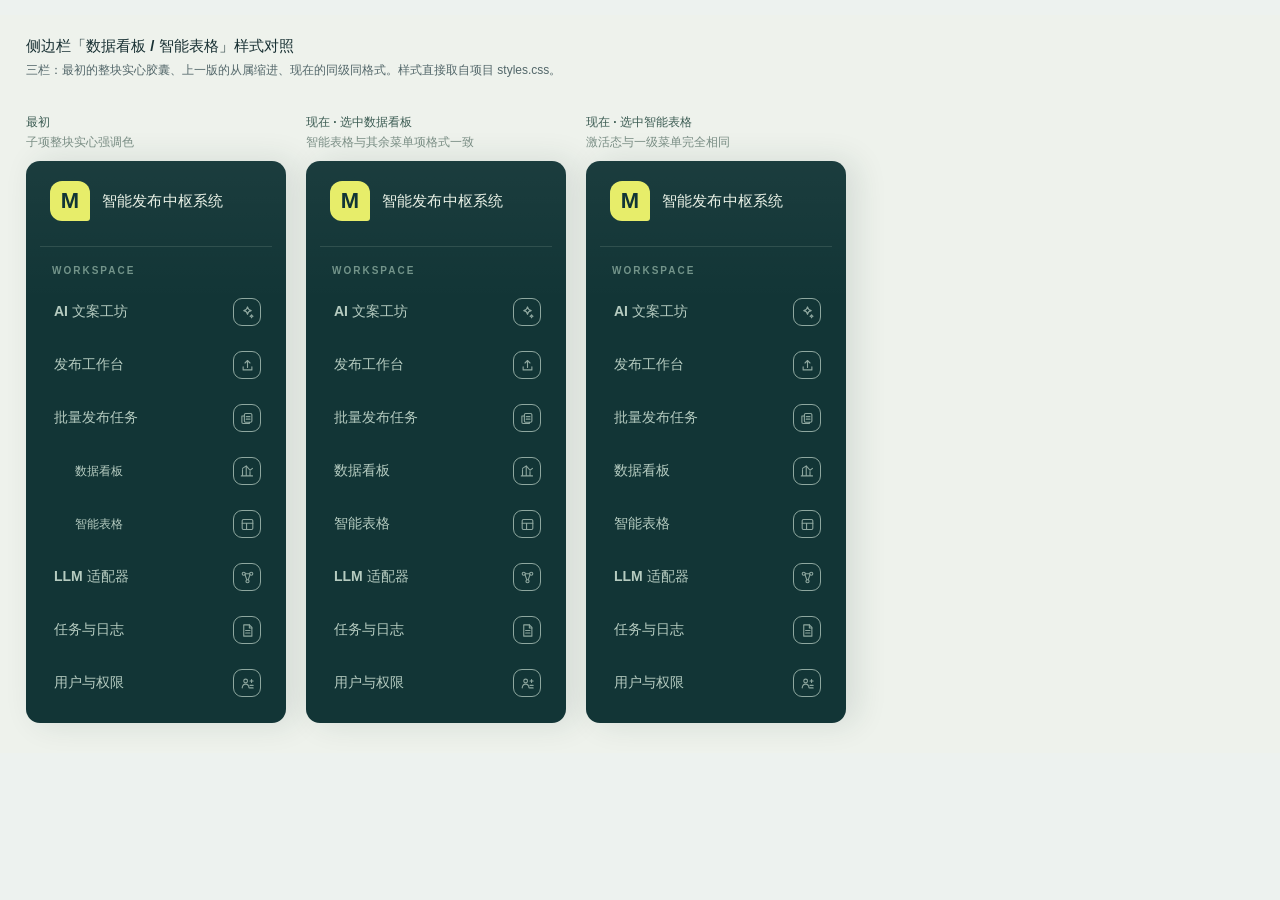
<file: outputs/nav-preview/index.html>
<!doctype html>
<html lang="zh-CN"><head><meta charset="utf-8"><title>侧边栏导航样式对照</title><style>
:root {
  --font-sans: "Avenir Next", "PingFang SC", "Hiragino Sans GB", "Microsoft YaHei", sans-serif;
  --ink: #183033;
  --ink-soft: #53676a;
  --muted: #809092;
  --line: #d8e0dc;
  --paper: #fbfcf9;
  --paper-soft: #f1f5f1;
  --canvas: #edf2ef;
  --nav: #123536;
  --nav-soft: #1d4a49;
  --accent: #e7ed6a;
  --accent-deep: #9aa83a;
  --coral: #dc6f58;
  --danger: #a94c42;
  --account-label-height: 18px;
  --account-control-height: 39px;
  --account-row-gap: 6px;
  color: var(--ink);
  background: var(--canvas);
  font-family: var(--font-sans);
  font-synthesis: none;
  text-rendering: optimizeLegibility;
}

* {
  box-sizing: border-box;
  font-family: var(--font-sans) !important;
}

html {
  min-width: 320px;
  background: var(--canvas);
}

body {
  min-width: 320px;
  margin: 0;
  background:
    linear-gradient(135deg, rgba(255, 255, 255, .56), transparent 36%),
    radial-gradient(circle at 90% 0, rgba(225, 235, 167, .34), transparent 27rem),
    var(--canvas);
}

button,
input,
textarea,
select {
  font: inherit;
}

button {
  cursor: pointer;
}

.asset-source-row { display: flex; align-items: center; justify-content: space-between; gap: 10px; margin: 0 0 9px; color: var(--ink-soft); font-size: 12px; font-weight: 800; }
.dam-open-button { width: auto; min-height: 34px; padding: 7px 12px; border: 1px solid var(--accent-deep); border-radius: 9px; color: var(--nav); background: rgba(231, 237, 106, .25); font-size: 12px; font-weight: 800; }
.dam-picker-backdrop { position: fixed; z-index: 50; inset: 0; display: grid; place-items: center; overflow: auto; padding: 12px; background: rgba(18, 53, 54, .54); }
.dam-picker { display: grid; width: min(860px, calc(100vw - 24px)); height: min(640px, calc(100dvh - 24px)); min-height: 0; max-height: calc(100dvh - 24px); grid-template-rows: auto auto minmax(0, 1fr) auto; overflow: hidden; border: 1px solid var(--line); border-radius: 18px; background: var(--paper); box-shadow: 0 28px 80px rgba(18, 53, 54, .28); }
.dam-picker-login { grid-template-rows: auto minmax(0, 1fr); }
.dam-picker > header, .dam-picker > footer { display: flex; align-items: center; justify-content: space-between; gap: 12px; padding: 16px 20px; border-bottom: 1px solid var(--line); }
.dam-picker > header h2 { margin: 4px 0 0; font-size: 20px; }
.dam-picker-header-actions { display: flex; gap: 8px; }
.dam-picker-header-actions .quiet { width: auto; margin: 0; }
.dam-picker > header small { color: #16745a; font: 11px Menlo, monospace; letter-spacing: .1em; }
.dam-picker > footer { border-top: 1px solid var(--line); border-bottom: 0; color: var(--muted); font-size: 12px; }
.dam-picker > footer button { margin: 0; }
.dam-picker-path { display: flex; align-items: center; gap: 8px; overflow: auto; padding: 10px 20px; border-bottom: 1px solid var(--line); white-space: nowrap; }
.dam-picker-path button { width: auto; margin: 0; padding: 5px 8px; color: var(--nav); background: var(--accent); font-size: 12px; }
.dam-picker-body { display: grid; min-height: 0; grid-template-columns: 250px 1fr; }
.dam-picker-body aside { overflow-y: auto; padding: 14px; border-right: 1px solid var(--line); }
.dam-picker-body aside b { display: block; margin: 0 0 9px 6px; font-size: 12px; color: var(--muted); }
.dam-picker-body aside button { display: flex; min-height: 48px; align-items: center; justify-content: space-between; width: 100%; margin: 0 0 8px; padding: 10px 12px; border: 1px solid #d4dfd6; border-radius: 10px; color: #2b5148; background: #f7faf6; text-align: left; font-size: 13px; font-weight: 800; transition: border-color .18s ease, background .18s ease, transform .18s ease; }
.dam-picker-body aside button:hover { border-color: #a5c19a; background: #eef6dd; transform: translateY(-1px); }
.dam-picker-body aside button small { color: var(--muted); }
.dam-picker-body main { overflow: auto; padding: 14px; }
.dam-picker-assets { display: grid; grid-template-columns: repeat(auto-fill, minmax(145px, 1fr)); gap: 10px; }
.dam-picker-assets button { display: flex; min-width: 0; flex-direction: column; gap: 5px; margin: 0; padding: 8px; border: 1px solid var(--line); color: var(--ink); background: white; text-align: left; }
.dam-picker-assets button.selected { border-color: var(--accent-deep); outline: 3px solid rgba(231, 237, 106, .55); }
.dam-picker-assets img { width: 100%; height: 105px; object-fit: cover; background: var(--paper-soft); }
.dam-picker-assets b { overflow: hidden; text-overflow: ellipsis; white-space: nowrap; font-size: 12px; }
.dam-picker-assets small { color: var(--muted); font-size: 10px; }
.dam-picker-empty { padding: 28px 12px; color: var(--muted); text-align: center; }
.form-error { margin: 0; padding: 8px 20px; color: var(--danger); background: #fff1ed; font-size: 12px; }
.dam-picker-body main { min-width: 0; }
.dam-login { display: grid; min-height: 0; max-width: 520px; gap: 10px; align-content: start; overflow-y: auto; margin: 0 auto; padding: 25px 20px; }
.dam-login h3 { margin: 4px 0; font-size: 22px; }
.dam-login small { color: var(--green); font: 11px Menlo, monospace; letter-spacing: .1em; }
.dam-login label { display: grid; gap: 5px; color: var(--muted); font-size: 12px; font-weight: 700; }
.dam-login input { width: 100%; }
.dam-login button { margin: 5px 0 0; }
.dam-picker-body aside,
.dam-picker-body main,
.dam-login { scrollbar-width: thin; scrollbar-color: #a5c19a transparent; }
.dam-picker-body aside::-webkit-scrollbar,
.dam-picker-body main::-webkit-scrollbar,
.dam-login::-webkit-scrollbar { width: 8px; height: 8px; }
.dam-picker-body aside::-webkit-scrollbar-thumb,
.dam-picker-body main::-webkit-scrollbar-thumb,
.dam-login::-webkit-scrollbar-thumb { border-radius: 99px; background: #a5c19a; }
@media (max-width: 700px) {
  .dam-picker-backdrop { padding: 8px; }
  .dam-picker { width: 100%; height: min(700px, calc(100dvh - 16px)); max-height: calc(100dvh - 16px); }
  .dam-picker-body { grid-template-columns: 150px 1fr; }
}

button:focus-visible,
input:focus-visible,
textarea:focus-visible,
select:focus-visible,
a:focus-visible {
  outline: 3px solid rgba(220, 111, 88, .25);
  outline-offset: 2px;
}

svg {
  display: block;
}

.shell {
  display: grid;
  grid-template-columns: 236px minmax(0, 1fr);
  min-height: 100vh;
}

.rail {
  position: sticky;
  top: 0;
  display: flex;
  height: 100vh;
  flex-direction: column;
  padding: 25px 16px 18px;
  color: #eaf2e7;
  background:
    linear-gradient(180deg, rgba(255, 255, 255, .04), transparent 25%),
    var(--nav);
  box-shadow: 10px 0 32px rgba(23, 54, 49, .12);
}

.brand {
  display: flex;
  gap: 12px;
  align-items: center;
  padding: 2px 10px 25px;
  border-bottom: 1px solid rgba(221, 239, 215, .13);
}

.brand-mark {
  display: grid;
  width: 40px;
  height: 40px;
  place-items: center;
  border-radius: 12px 12px 3px;
  color: var(--nav);
  background: var(--accent);
  font-size: 22px;
  font-weight: 850;
}

.brand strong,
.brand small {
  display: block;
}

.brand strong {
  font-size: 15px;
  letter-spacing: .01em;
}

.brand small {
  margin-top: 4px;
  color: #8eaca0;
  font-size: 10px;
  font-weight: 700;
  letter-spacing: .13em;
  text-transform: uppercase;
}

.rail nav {
  display: grid;
  gap: 5px;
  margin-top: 25px;
}

.rail nav::before {
  margin: 0 12px 7px;
  color: #73948a;
  content: "WORKSPACE";
  font-size: 9px;
  font-weight: 850;
  letter-spacing: .18em;
}

.rail nav button {
  display: flex;
  min-height: 46px;
  align-items: center;
  justify-content: space-between;
  gap: 10px;
  padding: 9px 10px 9px 13px;
  border: 1px solid transparent;
  border-radius: 10px;
  color: #b5cbc0;
  background: transparent;
  font-size: 13px;
  font-weight: 650;
  text-align: left;
  transition: background .18s ease, border-color .18s ease, color .18s ease, transform .18s ease;
}

.rail nav button:hover {
  color: #f4f8eb;
  background: rgba(255, 255, 255, .07);
  transform: translateX(2px);
}

.rail nav button.active {
  border-color: rgba(231, 237, 106, .55);
  color: #1a3634;
  background: var(--accent);
  box-shadow: 0 8px 16px rgba(0, 0, 0, .12);
  font-weight: 850;
}

.rail nav .feature-nav-entry {
  display: flex;
  align-items: center;
  justify-content: space-between;
  gap: 8px;
}

.rail nav .nav-subsection {
  display: grid;
  gap: 5px;
}

.rail nav .nav-icon {
  display: grid;
  flex: 0 0 28px;
  width: 28px;
  height: 28px;
  place-items: center;
  border: 1px solid currentColor;
  border-radius: 9px;
  opacity: .76;
}

.rail nav .nav-icon svg {
  width: 15px;
  height: 15px;
  fill: none;
  stroke: currentColor;
  stroke-linecap: round;
  stroke-linejoin: round;
  stroke-width: 1.75;
}

.rail-note {
  margin-top: auto;
  padding: 15px 13px;
  border: 1px solid rgba(231, 237, 106, .22);
  border-radius: 11px;
  background: rgba(3, 25, 26, .22);
}

.rail-note span {
  display: block;
  color: #77988d;
  font-size: 9px;
  font-weight: 850;
  letter-spacing: .16em;
  text-transform: uppercase;
}

.rail-note strong {
  display: block;
  margin-top: 6px;
  color: #e8efa9;
  font-size: 13px;
}

.rail-note p {
  margin: 8px 0 0;
  color: #9bb7ab;
  font-size: 11px;
  line-height: 1.55;
}

.workspace {
  width: 100%;
  max-width: 1520px;
  margin: 0 auto;
  padding: 29px clamp(22px, 4vw, 62px) 54px;
}

.workspace.workspace-ai-copy {
  max-width: 1720px;
  padding: 24px clamp(18px, 2.8vw, 44px) 48px;
}

.topbar {
  display: flex;
  min-height: 64px;
  align-items: center;
  justify-content: space-between;
  gap: 22px;
  margin-bottom: 22px;
}

.eyebrow {
  margin: 0 0 6px;
  color: var(--accent-deep);
  font-size: 9px;
  font-weight: 850;
  letter-spacing: .18em;
}

.topbar h1 {
  margin: 0;
  color: var(--ink);
  font-size: clamp(28px, 3.2vw, 42px);
  font-weight: 800;
  letter-spacing: -.035em;
}

.session-actions {
  display: flex;
  flex-wrap: wrap;
  gap: 8px;
  align-items: center;
  justify-content: flex-end;
}

.session-actions > span {
  display: grid;
  margin-right: 5px;
  text-align: right;
}

.session-actions strong {
  color: var(--ink);
  font-size: 11px;
  font-weight: 800;
}

.session-actions small {
  margin-top: 3px;
  color: var(--muted);
  font-size: 9px;
}

.refresh,
.quiet {
  min-height: 35px;
  padding: 8px 11px;
  border: 1px solid #c6d2cc;
  border-radius: 8px;
  color: #315c59;
  background: rgba(255, 255, 255, .68);
  font-size: 11px;
  font-weight: 750;
  transition: border-color .18s ease, background .18s ease, color .18s ease, transform .18s ease;
}

.refresh:hover,
.quiet:hover {
  border-color: #739c8d;
  background: #fff;
  transform: translateY(-1px);
}

.quiet + .quiet {
  margin-left: 4px;
}

.notice {
  margin: 0 0 16px;
  padding: 11px 13px;
  border-radius: 9px;
  font-size: 12px;
  line-height: 1.5;
}

.notice-success {
  color: #286046;
  background: #e2f1df;
}

.notice-error {
  color: #873b2f;
  background: #f9e5df;
}

.notice-info {
  color: #315b68;
  background: #e2eff2;
}

.agent-connection-status {
  display: inline-flex;
  min-height: 35px;
  gap: 7px;
  align-items: center;
  padding: 8px 10px;
  border: 1px solid #c6d2cc;
  border-radius: 8px;
  color: #61736e;
  background: rgba(255, 255, 255, .68);
  font-size: 11px;
  font-weight: 800;
}

.agent-connection-status i {
  width: 7px;
  height: 7px;
  border-radius: 50%;
  background: #a1aaa5;
  box-shadow: 0 0 0 3px rgba(161, 170, 165, .16);
}

.agent-connection-status.online {
  border-color: #a6c99d;
  color: #286046;
  background: #eef8e9;
}

.agent-connection-status.online i {
  background: #46a95f;
  box-shadow: 0 0 0 3px rgba(70, 169, 95, .15);
}

.agent-connection-status.offline {
  border-color: #dfaaa0;
  color: #923d31;
  background: #fff3f0;
}

.agent-connection-status.offline i {
  background: #d35a4d;
  box-shadow: 0 0 0 3px rgba(211, 90, 77, .15);
}

.agent-connection-status.unknown,
.agent-connection-status.updates {
  border-color: #d7bb79;
  color: #795c24;
  background: #fff8e8;
}

.agent-connection-status.unknown i,
.agent-connection-status.updates i {
  background: #c2932e;
  box-shadow: 0 0 0 3px rgba(194, 147, 46, .14);
}

.refresh.agent-windows {
  border-color: #a4bed4;
  color: #286085;
  background: #f1f7fc;
}

.refresh.agent-windows.updates {
  border-color: #e0a135;
  color: #8a5a10;
  background: #fff6e3;
}

.refresh.logout,
.quiet.danger,
.delete-job {
  border-color: #d5a29a;
  color: var(--danger);
  background: #fff7f4;
}

.refresh.logout:hover,
.quiet.danger:hover,
.delete-job:hover {
  border-color: #bd766b;
  color: #84372f;
  background: #fce9e2;
}

.publish-layout,
.batch-layout,
.jobs-layout,
.users-layout,
.llm-adapter-layout,
.ai-copy-layout {
  display: grid;
  grid-template-columns: minmax(0, 1fr) 320px;
  gap: 18px;
  align-items: start;
}

.editor-card,
.jobs-card,
.log-card,
.users-card,
.create-user-card,
.llm-adapter-console,
.llm-adapter-notes,
.ai-copy-card,
.ai-copy-results {
  border: 1px solid rgba(33, 67, 62, .13);
  border-radius: 15px;
  box-shadow: 0 16px 42px rgba(29, 65, 56, .08);
}

.editor-card,
.jobs-card,
.log-card,
.users-card,
.llm-adapter-console,
.ai-copy-card {
  background: rgba(252, 253, 249, .9);
}

.editor-card {
  padding: clamp(22px, 2.7vw, 32px);
}

.jobs-card,
.users-card {
  padding: clamp(20px, 2.4vw, 30px);
}

.log-card {
  position: sticky;
  top: 20px;
  padding: 20px;
}

.section-heading {
  display: flex;
  gap: 11px;
  align-items: flex-start;
  margin: 0 0 16px;
  padding-bottom: 13px;
  border-bottom: 1px solid #e3e9e3;
}

.section-heading > span {
  min-width: 58px;
  padding-top: 0;
  color: var(--coral);
  font-size: 24px;
  font-weight: 950;
  line-height: 1.1;
  letter-spacing: .08em;
}

.section-heading h2 {
  margin: 0;
  color: var(--ink);
  font-size: 18px;
  font-weight: 800;
  letter-spacing: -.015em;
}

.section-heading p {
  margin: 4px 0 0;
  color: var(--muted);
  font-size: 11px;
  line-height: 1.45;
}

.section-heading-with-action {
  align-items: center;
  margin-top: 22px;
}

.section-heading-with-action > div {
  min-width: 0;
}

.section-heading-action {
  flex: 0 0 auto;
  margin-left: auto;
  white-space: nowrap;
}

.choice-label {
  margin: 10px 0 8px;
  color: #3b5b52;
  font-size: 12px;
  font-weight: 900;
  letter-spacing: .02em;
}

.section-heading + .choice-label {
  margin-top: 12px;
}

.platform-choice,
.content-choice {
  display: grid;
  grid-template-columns: 1fr 1fr;
  gap: 9px;
  margin-bottom: 17px;
}

.platform-choice label,
.content-choice label {
  display: grid;
  gap: 4px;
  min-height: 64px;
  align-content: center;
  padding: 11px 13px;
  border: 1px solid #d4dfd6;
  border-radius: 10px;
  background: #f7faf6;
  cursor: pointer;
  transition: border-color .18s ease, background .18s ease, transform .18s ease;
}

.platform-choice label:hover,
.content-choice label:hover {
  border-color: #a5c19a;
  transform: translateY(-1px);
}

.platform-choice label.selected,
.content-choice label.selected {
  border-color: #779e65;
  background: #eef6dd;
  box-shadow: inset 0 0 0 1px #779e65;
}

.platform-choice input,
.content-choice input {
  position: absolute;
  opacity: 0;
}

.platform-choice span,
.content-choice span {
  color: #2b5148;
  font-size: 12px;
  font-weight: 850;
}

.platform-choice small,
.content-choice small {
  color: #7a8a81;
  font-size: 10px;
  line-height: 1.35;
}

.cover-ratio-choice {
  grid-template-columns: repeat(3, minmax(0, 1fr));
  margin-bottom: 0;
}

.cover-ratio-choice label {
  padding: 12px 14px;
}

.cover-ratio-field {
  margin-top: 2px;
}

.field-row {
  display: grid;
  grid-template-columns: 1fr 1fr;
  gap: 13px;
  align-items: start;
}

.account-row {
  margin-top: 10px;
}

.field {
  display: grid;
  gap: 6px;
  margin-bottom: 13px;
}

.account-row .field {
  grid-template-rows: var(--account-label-height) var(--account-control-height);
  gap: var(--account-row-gap);
  margin-bottom: 0;
}

.field > span,
.account-actions > span {
  color: #3b5b52;
  font-size: 13px;
  font-weight: 900;
  line-height: 1.2;
  letter-spacing: .01em;
}

.account-row .field > span,
.account-actions > span {
  height: var(--account-label-height);
  line-height: var(--account-label-height);
}

.field em {
  color: #8a9891;
  font-size: 10px;
  font-style: normal;
  font-weight: 550;
}

.toggles strong em {
  margin-left: 3px;
  color: #8a9891;
  font-size: 10px;
  font-style: normal;
  font-weight: 550;
}

.field input,
.field textarea,
.field select,
.account-actions input {
  width: 100%;
  min-height: var(--account-control-height);
  border: 1px solid #cbd8d0;
  border-radius: 8px;
  outline: none;
  color: var(--ink);
  background: rgba(255, 255, 255, .82);
  padding: 9px 11px;
  font-size: 12px;
  transition: border-color .18s ease, box-shadow .18s ease, background .18s ease;
}

.field textarea {
  min-height: 78px;
  resize: vertical;
  line-height: 1.55;
}

.field input:focus,
.field textarea:focus,
.field select:focus {
  border-color: #779e65;
  box-shadow: 0 0 0 3px rgba(133, 174, 101, .16);
  background: #fff;
}

.schedule-input-wrap {
  position: relative;
  width: 100%;
}

.schedule-input {
  position: absolute;
  top: 0;
  left: 0;
  width: 1px !important;
  height: 1px !important;
  min-height: 0 !important;
  padding: 0 !important;
  border: 0 !important;
  opacity: 0;
  pointer-events: none;
}

.schedule-display {
  display: flex;
  width: 100%;
  min-height: 39px;
  align-items: center;
  justify-content: space-between;
  gap: 10px;
  padding: 9px 11px;
  border: 1px solid #cbd8d0;
  border-radius: 8px;
  color: var(--ink);
  background: rgba(255, 255, 255, .82);
  font: inherit;
  font-size: 12px;
  text-align: left;
  transition: border-color .18s ease, box-shadow .18s ease, background .18s ease;
}

.schedule-display:hover,
.schedule-display:focus-visible {
  border-color: #779e65;
  box-shadow: 0 0 0 3px rgba(133, 174, 101, .16);
  background: #fff;
}

.schedule-display svg {
  width: 16px;
  height: 16px;
  flex: 0 0 auto;
  fill: none;
  stroke: currentColor;
  stroke-linecap: round;
  stroke-linejoin: round;
  stroke-width: 1.7;
}

.field-hint {
  color: #80908a;
  font-size: 10px;
  line-height: 1.45;
}

.account-actions {
  display: grid;
  grid-template-rows: var(--account-label-height) var(--account-control-height);
  gap: var(--account-row-gap);
  align-self: start;
}

.account-actions > span {
  line-height: var(--account-label-height);
}

.account-actions > div {
  display: grid;
  grid-template-columns: repeat(3, minmax(0, 1fr));
  align-items: stretch;
  gap: 7px;
  width: 100%;
  min-height: var(--account-control-height);
}

.account-actions .quiet {
  width: 100%;
  min-height: var(--account-control-height);
  margin: 0;
  padding: 7px 8px;
  font-size: 10px;
  line-height: 1.2;
  white-space: nowrap;
}

.workflow-tip,
.platform-tip {
  margin: -3px 0 15px;
  padding: 10px 12px;
  border-left: 3px solid #91a953;
  color: #4f6747;
  background: #f1f6e7;
  font-size: 11px;
  line-height: 1.55;
}

.platform-tip {
  border-left-color: #d09c45;
  color: #735220;
  background: #fff5df;
}

.dropzone {
  display: grid;
  gap: 6px;
  place-items: center;
  min-height: 98px;
  margin-bottom: 13px;
  padding: 14px;
  border: 1px dashed #91aa80;
  border-radius: 10px;
  color: #3d644e;
  background: #f4f8ec;
  text-align: center;
}

.dropzone input {
  display: none;
}

.dropzone > label {
  display: grid;
  width: 100%;
  gap: 4px;
  place-items: center;
  cursor: pointer;
}

.dropzone strong {
  max-width: 100%;
  overflow: hidden;
  font-size: 13px;
  text-overflow: ellipsis;
  white-space: nowrap;
}

.dropzone small {
  color: #7a8f7c;
  font-size: 10px;
}

.clear-file,
.delete-job,
.cancel-job {
  padding: 7px 10px;
  border: 1px solid #d5a29a;
  border-radius: 7px;
  color: var(--danger);
  background: #fff7f4;
  font-size: 10px;
  font-weight: 800;
}

.clear-file:hover,
.delete-job:hover {
  background: #fce9e2;
}

.cancel-job {
  border-color: #d8ad55;
  color: #76520f;
  background: #fff8e8;
}

.cancel-job:hover {
  border-color: #bd8831;
  color: #604007;
  background: #ffefc8;
}

.cover-file-picker {
  display: flex;
  min-width: 0;
  min-height: 42px;
  align-items: center;
  gap: 9px;
  padding: 6px 9px;
  border: 1px solid #cbd8d0;
  border-radius: 8px;
  color: #61746a;
  background: rgba(255, 255, 255, .78);
  cursor: pointer;
}

.cover-file-picker:hover,
.cover-file-picker.selected {
  border-color: #86a57b;
  background: #f1f8e9;
}

.cover-file-action {
  flex: 0 0 auto;
  padding: 6px 8px;
  border: 1px solid #a8bf9e;
  border-radius: 6px;
  color: #315b3d;
  background: #fffffa;
  font-size: 10px;
  font-weight: 800;
}

.cover-file-name {
  min-width: 0;
  overflow: hidden;
  font-size: 11px;
  font-weight: 650;
  text-overflow: ellipsis;
  white-space: nowrap;
}

.cover-file-selected {
  color: #2c6547 !important;
  font-size: 10px;
  font-weight: 650;
}

.native-file-input {
  position: absolute;
  width: 1px;
  height: 1px;
  overflow: hidden;
  clip: rect(0 0 0 0);
  clip-path: inset(50%);
  white-space: nowrap;
}

.image-file-list {
  display: grid;
  gap: 5px;
  margin: 1px 0 9px;
  padding: 0;
  list-style: none;
}

.image-file-list li {
  display: grid;
  grid-template-columns: 20px minmax(0, 1fr) auto auto;
  gap: 7px;
  align-items: center;
  padding: 7px 9px;
  border-radius: 7px;
  color: #456052;
  background: #f3f7ed;
  font-size: 10px;
}

.image-file-list b {
  display: grid;
  width: 19px;
  height: 19px;
  place-items: center;
  border-radius: 50%;
  color: #f8fff5;
  background: #587d4f;
  font-size: 9px;
}

.image-file-list span {
  overflow: hidden;
  text-overflow: ellipsis;
  white-space: nowrap;
}

.image-file-list small {
  color: #748379;
  white-space: nowrap;
}

.image-file-actions {
  display: flex;
  gap: 3px;
}

.image-file-actions button {
  padding: 3px 5px;
  border: 1px solid #b8cab0;
  border-radius: 4px;
  color: #42603d;
  background: #fff;
  font-size: 9px;
}

.image-file-actions button:last-child {
  border-color: #d3a39b;
  color: #8b3026;
}

.image-file-actions button:disabled {
  cursor: not-allowed;
  opacity: .4;
}

.draft-restored-info {
  display: flex;
  flex-wrap: wrap;
  gap: 7px;
  align-items: center;
  margin: -2px 0 13px;
  padding: 8px 10px;
  border-radius: 8px;
  color: #2a4a3a;
  background: #e6f1de;
  font-size: 10px;
  line-height: 1.4;
}

.draft-pill {
  padding: 4px 7px;
  border-radius: 99px;
  color: #1f5b3d;
  background: #cce6c4;
  font-size: 9px;
  font-weight: 800;
}

.toggles {
  display: grid;
  gap: 6px;
  margin: 0 0 16px;
}

.toggles label {
  display: flex;
  gap: 9px;
  align-items: center;
  padding: 8px 10px;
  border-radius: 8px;
  background: #f1f5ef;
}

.toggles input {
  width: 16px;
  height: 16px;
  accent-color: #648c50;
}

.toggles strong,
.toggles small {
  display: block;
}

.toggles strong {
  color: #355349;
  font-size: 11px;
}

.toggles small {
  margin-top: 2px;
  color: #77857c;
  font-size: 10px;
}

.publish-error {
  margin: -2px 0 12px;
  padding: 9px 11px;
  border: 1px solid #e0b4aa;
  border-radius: 8px;
  color: #873b2f;
  background: #fdf0ec;
  font-size: 11px;
  line-height: 1.5;
}

.primary {
  width: 100%;
  padding: 12px 15px;
  border: 0;
  border-radius: 8px;
  color: #173532;
  background: var(--accent);
  box-shadow: 0 9px 20px rgba(129, 145, 48, .2);
  font-size: 12px;
  font-weight: 850;
  transition: background .18s ease, transform .18s ease, box-shadow .18s ease;
}

.primary:hover {
  background: #dbe65c;
  box-shadow: 0 12px 24px rgba(129, 145, 48, .28);
  transform: translateY(-1px);
}

.primary:disabled {
  cursor: wait;
  opacity: .62;
}

.summary-panel,
.create-user-card,
.llm-adapter-notes {
  position: sticky;
  top: 20px;
  overflow: hidden;
  padding: 23px;
  color: #eff3e7;
  background:
    linear-gradient(145deg, rgba(255, 255, 255, .05), transparent 45%),
    #1a4846;
  box-shadow: 0 18px 40px rgba(24, 64, 57, .16);
}

.summary-panel .eyebrow,
.create-user-card > p,
.llm-adapter-notes > p {
  color: var(--accent);
}

.metric {
  margin: 15px 0;
}

.metric strong {
  display: block;
  color: var(--accent);
  font-size: 58px;
  font-weight: 500;
  line-height: .9;
}

.metric span,
.metrics span {
  color: #a9c2b8;
  font-size: 10px;
}

.metrics {
  display: grid;
  grid-template-columns: repeat(3, 1fr);
  gap: 5px;
  padding: 14px 0 19px;
  border-bottom: 1px solid rgba(224, 240, 194, .2);
}

.metrics strong {
  display: block;
  color: #eff3e7;
  font-size: 22px;
  font-weight: 750;
}

.checklist {
  margin-top: 20px;
}

.checklist h3 {
  margin: 0 0 10px;
  color: #eff3e7;
  font-size: 12px;
}

.checklist p {
  display: flex;
  gap: 8px;
  align-items: center;
  margin: 7px 0;
  color: #c2d3c9;
  font-size: 10px;
  line-height: 1.4;
}

.checklist b {
  display: inline-grid;
  width: 17px;
  height: 17px;
  place-items: center;
  flex: 0 0 17px;
  border-radius: 50%;
  color: #23493f;
  background: var(--accent);
  font-size: 9px;
}

.jobs-card {
  min-width: 0;
}

.job-row {
  display: grid;
  grid-template-columns: auto minmax(0, 1fr) auto;
  gap: 8px;
  width: 100%;
  align-items: center;
  margin-bottom: 7px;
  padding: 0;
  border: 0;
  background: transparent;
}

.job-row.selected {
  margin-left: -6px;
  margin-right: -6px;
  padding: 4px 6px;
  border-radius: 9px;
  background: #eef5e0;
}

.batch-row .job-details {
  border-color: #ccd8c5;
  background: #eef3e9;
}

.batch-children {
  margin: -2px 0 10px 24px;
  padding: 7px 0 1px 12px;
  border-left: 2px solid #c7d6bc;
}

.batch-child-row .job-details {
  background: #fafbf8;
}

.batch-detail-list {
  display: grid;
  gap: 7px;
  margin-top: 14px;
}

.batch-detail-item {
  display: flex;
  justify-content: space-between;
  gap: 12px;
  align-items: center;
  width: 100%;
  padding: 9px 10px;
  border: 1px solid #d8e0d4;
  border-radius: 8px;
  color: #365146;
  background: #f7f9f5;
  text-align: left;
}

.batch-detail-item:hover {
  border-color: #9fb68f;
  background: #eef5e7;
}

.job-details {
  display: grid;
  grid-template-columns: 82px minmax(0, 1fr) auto;
  gap: 10px;
  width: 100%;
  min-width: 0;
  align-items: center;
  padding: 11px 10px;
  border: 1px solid transparent;
  border-radius: 9px;
  color: inherit;
  background: #f4f7f1;
  text-align: left;
}

.job-details:hover,
.job-details.current {
  border-color: #a6bd82;
  background: #f0f6de;
}

.job-platform {
  color: #4b7040;
  font-size: 10px;
  font-weight: 850;
}

.job-title {
  min-width: 0;
}

.job-title strong,
.job-title small {
  display: block;
}

.job-title strong {
  overflow: hidden;
  color: #26463b;
  font-size: 11px;
  text-overflow: ellipsis;
  white-space: nowrap;
}

.job-title small {
  overflow: hidden;
  margin-top: 3px;
  color: #77837c;
  font-size: 10px;
  text-overflow: ellipsis;
  white-space: nowrap;
}

.status {
  display: inline-block;
  padding: 4px 6px;
  border-radius: 99px;
  font-size: 9px;
  font-weight: 800;
  white-space: nowrap;
}

.status-queued,
.status-cancelling {
  color: #665716;
  background: #f5ecc0;
}

.status-running {
  color: #1f5e79;
  background: #cdebf3;
}

.status-succeeded {
  color: #1f6946;
  background: #d2efd8;
}

.status-failed {
  color: #923c31;
  background: #f7d9d4;
}

.status-uncertain {
  color: #7f4b13;
  background: #f8dfad;
}

.status-cancelled {
  color: #5f6661;
  background: #e2e6e2;
}

.job-actions {
  display: grid;
  gap: 5px;
  align-self: center;
}

.job-select {
  width: 16px;
  height: 16px;
  margin: 0;
  accent-color: #6b8a55;
  cursor: pointer;
}

.job-select-spacer {
  display: inline-block;
  width: 16px;
  height: 16px;
}

.batch-toolbar {
  display: flex;
  align-items: center;
  justify-content: space-between;
  gap: 10px;
  margin: 0 0 11px;
  padding: 8px 11px;
  border: 1px dashed #c4d3b9;
  border-radius: 9px;
  color: #47604a;
  background: #f7faf1;
  font-size: 10px;
}

.batch-toggle {
  display: flex;
  gap: 7px;
  align-items: center;
  cursor: pointer;
}

.batch-toggle input {
  width: 15px;
  height: 15px;
  margin: 0;
  accent-color: #6b8a55;
}

.batch-actions {
  display: flex;
  gap: 7px;
  align-items: center;
}

.batch-toolbar button:disabled {
  cursor: not-allowed;
  opacity: .5;
}

.jobs-pagination {
  display: flex;
  justify-content: space-between;
  gap: 12px;
  align-items: center;
  margin-top: 15px;
  color: #687970;
  font-size: 10px;
}

.jobs-pagination .quiet:disabled {
  cursor: not-allowed;
  opacity: .45;
}

.log-header {
  display: flex;
  justify-content: space-between;
  gap: 10px;
  align-items: flex-start;
}

.log-card h2 {
  margin: 0;
  color: var(--ink);
  font-size: 15px;
  font-weight: 800;
}

.detail-message {
  color: var(--ink-soft);
  font-size: 11px;
  line-height: 1.5;
}

.error-message {
  padding: 9px;
  color: #8b3026;
  background: #f9e1dc;
  font-size: 10px;
  line-height: 1.5;
}

.log-card pre {
  overflow: auto;
  max-height: 390px;
  margin: 14px 0 0;
  padding: 11px;
  border-radius: 8px;
  color: #b8d5c4;
  background: #12352e;
  font-size: 10px;
  line-height: 1.55;
  white-space: pre-wrap;
}

.empty {
  color: #748379;
  font-size: 11px;
  line-height: 1.6;
}

.template-link {
  width: fit-content;
  margin-top: 2px;
  padding: 6px 8px;
  border: 1px solid #7d9b69;
  border-radius: 6px;
  color: #315b3d;
  background: #fffffa;
  font-size: 10px;
  font-weight: 800;
  text-decoration: none;
}

.template-link:hover {
  background: #e9f2d9;
}

.batch-errors,
.batch-result {
  display: grid;
  gap: 5px;
  margin: 0 0 15px;
  padding: 11px 12px;
  border-radius: 8px;
  font-size: 10px;
  line-height: 1.45;
}

.batch-errors {
  border: 1px solid #e0b4aa;
  color: #873b2f;
  background: #fdf0ec;
}

.batch-errors p {
  margin: 0;
}

.batch-result {
  border: 1px solid #b6d5b4;
  color: #286046;
  background: #e5f4e4;
}

.batch-result strong,
.batch-result span {
  display: block;
}

.batch-result span {
  color: #547562;
  font-size: 10px;
  overflow-wrap: anywhere;
}

.batch-result .quiet {
  width: fit-content;
  margin-top: 3px;
}

@media (max-width: 1080px) {
  .shell {
    grid-template-columns: 1fr;
  }

  .rail {
    position: relative;
    height: auto;
    padding: 15px 20px;
  }

  .brand {
    padding-bottom: 14px;
  }

  .rail nav {
    display: flex;
    flex-wrap: wrap;
    gap: 6px;
    margin-top: 14px;
  }

  .rail nav::before {
    display: none;
  }

  .rail nav button {
    flex: 1 1 145px;
    min-height: 40px;
    white-space: nowrap;
  }

  .rail nav .nav-subsection {
    flex: 2 1 290px;
    grid-template-columns: repeat(2, minmax(0, 1fr));
    gap: 6px;
  }

  .rail nav .nav-subsection button {
    width: 100%;
  }

  .rail-note {
    display: none;
  }

  .publish-layout,
  .batch-layout,
  .jobs-layout,
  .users-layout,
  .llm-adapter-layout,
  .ai-copy-layout {
    grid-template-columns: 1fr;
  }

  .summary-panel,
  .create-user-card,
  .llm-adapter-notes,
  .log-card,
  .ai-copy-results {
    position: relative;
    top: auto;
  }

  .summary-panel,
  .create-user-card,
  .llm-adapter-notes {
    min-height: 0;
  }
}

@media (max-width: 700px) {
  .workspace {
    padding: 22px 14px 36px;
  }

  .topbar {
    align-items: flex-start;
    flex-direction: column;
    gap: 13px;
  }

  .session-actions {
    width: 100%;
    justify-content: flex-start;
  }

  .session-actions > span {
    margin-right: auto;
    text-align: left;
  }

  .field-row,
  .platform-choice,
  .content-choice {
    grid-template-columns: 1fr;
  }

  .cover-ratio-choice {
    grid-template-columns: repeat(3, minmax(0, 1fr));
  }

  .cover-ratio-choice label {
    padding: 10px;
  }

  .section-heading-with-action {
    flex-wrap: wrap;
  }

  .section-heading-action {
    margin-left: 38px;
  }

  .job-details {
    grid-template-columns: 1fr auto;
  }

  .job-platform {
    grid-column: 1 / -1;
  }

  .batch-toolbar {
    flex-wrap: wrap;
  }
}

@media (prefers-reduced-motion: reduce) {
  *,
  *::before,
  *::after {
    scroll-behavior: auto !important;
    transition-duration: .01ms !important;
    animation-duration: .01ms !important;
  }
}

/* Subtle hierarchy pass: only navigation/section labels grow; controls keep prior size. */
.rail nav button {
  font-size: 14px;
  font-weight: 800;
}

.rail nav::before {
  font-size: 10px;
  letter-spacing: .2em;
}

.section-heading h2 {
  font-size: 20px;
}

/* AI 文案工坊：单独扩大工作区，并把分界线明显左移，让生成结果区更宽。 */
.workspace-ai-copy .ai-copy-layout {
  grid-template-columns: minmax(0, 3fr) minmax(420px, 2fr) !important;
  gap: 16px !important;
}

.workspace-ai-copy .ai-copy-composer {
  justify-self: stretch;
  max-width: none;
  padding: 18px 18px 20px !important;
  row-gap: 12px;
}

.workspace-ai-copy .ai-copy-results {
  width: 100%;
  min-width: 0;
  padding: 20px 22px !important;
}

.workspace-ai-copy .ai-copy-catalog-upload,
.workspace-ai-copy .ai-copy-catalog-status,
.workspace-ai-copy .ai-copy-selling-point-preview,
.workspace-ai-copy .ai-copy-product-panel {
  max-width: none !important;
}

.workspace-ai-copy .ai-copy-limit-row {
  grid-template-columns: 96px minmax(0, 1fr) 108px !important;
  gap: 8px !important;
}

.workspace-ai-copy .ai-copy-limit-custom {
  width: 108px !important;
}

.workspace-ai-copy .ai-copy-output {
  padding: 13px 14px !important;
}

.workspace-ai-copy .ai-copy-title-output h3 {
  font-size: 16px !important;
  line-height: 1.32;
}

@media (max-width: 1120px) {
  .workspace.workspace-ai-copy {
    padding: 22px 14px 36px;
  }

  .workspace-ai-copy .ai-copy-layout {
    grid-template-columns: 1fr !important;
  }
}

body { margin: 0; background: #eef2ec; }
.preview-head { padding: 22px 26px 0; color: #183033; font-size: 15px; font-weight: 700; }
.preview-head span { display: block; margin-top: 6px; color: #53676a; font-size: 12px; font-weight: 400; }
.preview-grid { display: grid; grid-template-columns: repeat(3, minmax(0, 260px)); gap: 20px; padding: 20px 26px 30px; align-items: start; }
.preview-grid figure { margin: 0; display: grid; gap: 10px; }
.preview-grid figcaption { color: #3c5c53; font-size: 12px; font-weight: 700; }
.preview-grid figcaption em { display: block; margin-top: 3px; color: #7b8f86; font-style: normal; font-weight: 400; }
.preview-grid .rail { position: static; height: auto; border-radius: 14px; overflow: hidden; padding: 18px 14px 16px; }
.preview-grid .rail nav { margin-top: 18px; }

.preview-legacy .nav-subsection .feature-nav-entry { margin-left: 18px; padding-left: 16px; min-height: 36px; font-size: 12px; }
.preview-legacy .nav-subsection .feature-nav-entry.active { border-color: rgba(231, 237, 106, .55); color: #1a3634; background: var(--accent); box-shadow: 0 8px 16px rgba(0, 0, 0, .12); font-weight: 850; }

</style></head><body>
<p class="preview-head">侧边栏「数据看板 / 智能表格」样式对照<span>三栏：最初的整块实心胶囊、上一版的从属缩进、现在的同级同格式。样式直接取自项目 styles.css。</span></p>
<div class="preview-grid">
  <figure><figcaption>最初<em>子项整块实心强调色</em></figcaption><div class="preview-legacy"><aside class="rail">
    <div class="brand"><span class="brand-mark">M</span><div><strong>智能发布中枢系统</strong></div></div>
          <nav>
        <button class="feature-nav-entry"  >
          <span>AI 文案工坊</span>
          <span class="nav-icon" aria-hidden="true"><svg viewBox="0 0 24 24"><path d="M12 3c.6 3.3 2.7 5.4 6 6-3.3.6-5.4 2.7-6 6-.6-3.3-2.7-5.4-6-6 3.3-.6 5.4-2.7 6-6Z" /><path d="M18.5 15.5c.2 1.4 1.1 2.3 2.5 2.5-1.4.2-2.3 1.1-2.5 2.5-.2-1.4-1.1-2.3-2.5-2.5 1.4-.2 2.3-1.1 2.5-2.5Z" /></svg></span>
        </button>
        <button class="feature-nav-entry"  >
          <span>发布工作台</span>
          <span class="nav-icon" aria-hidden="true"><svg viewBox="0 0 24 24"><path d="M12 15V4m0 0L8 8m4-4 4 4" /><path d="M5 14v5h14v-5" /></svg></span>
        </button>
        <button class="feature-nav-entry"  >
          <span>批量发布任务</span>
          <span class="nav-icon" aria-hidden="true"><svg viewBox="0 0 24 24"><rect x="7" y="4" width="12" height="14" rx="2" /><path d="M15 18v2H5a2 2 0 0 1-2-2V8h4M10 9h6m-6 4h6" /></svg></span>
        </button>
        <div class="nav-subsection">
          <button class="feature-nav-entry"  >
            <span>数据看板</span>
            <span class="nav-icon" aria-hidden="true"><svg viewBox="0 0 24 24"><path d="M4 19V9m6 10V5m6 14v-7m4 7H2" /><path d="m4 7 6-4 6 7 4-3" /></svg></span>
          </button>
          <button class="feature-nav-entry"  >
            <span>智能表格</span>
            <span class="nav-icon" aria-hidden="true"><svg viewBox="0 0 24 24"><rect x="3.5" y="4" width="17" height="16" rx="2" /><path d="M3.5 10h17M10.5 10v10" /></svg></span>
          </button>
        </div>
        <button class="feature-nav-entry"  >
          <span>LLM 适配器</span>
          <span class="nav-icon" aria-hidden="true"><svg viewBox="0 0 24 24"><circle cx="6" cy="6" r="2.5" /><circle cx="18" cy="6" r="2.5" /><circle cx="12" cy="18" r="2.5" /><path d="m8 7.5 2.7 7.8m5.3-7.8-2.7 7.8M8.5 6h7" /></svg></span>
        </button>
        <button class="feature-nav-entry"  >
          <span>任务与日志</span>
          <span class="nav-icon" aria-hidden="true"><svg viewBox="0 0 24 24"><path d="M6 3h9l4 4v14H6z" /><path d="M15 3v5h4M9 12h7m-7 4h7" /></svg></span>
        </button>
        <button  class="feature-nav-entry"  >
          <span>用户与权限</span>
          <span class="nav-icon" aria-hidden="true"><svg viewBox="0 0 24 24"><circle cx="9" cy="8" r="3" /><path d="M3.5 19c.5-4 2.3-6 5.5-6s5 2 5.5 6M16 8h5m-2.5-2.5v5M16 15h5m-5 4h5" /></svg></span>
        </button>
      </nav>
  </aside></div></figure>
  <figure><figcaption>现在 · 选中数据看板<em>智能表格与其余菜单项格式一致</em></figcaption><aside class="rail">
    <div class="brand"><span class="brand-mark">M</span><div><strong>智能发布中枢系统</strong></div></div>
          <nav>
        <button class="feature-nav-entry"  >
          <span>AI 文案工坊</span>
          <span class="nav-icon" aria-hidden="true"><svg viewBox="0 0 24 24"><path d="M12 3c.6 3.3 2.7 5.4 6 6-3.3.6-5.4 2.7-6 6-.6-3.3-2.7-5.4-6-6 3.3-.6 5.4-2.7 6-6Z" /><path d="M18.5 15.5c.2 1.4 1.1 2.3 2.5 2.5-1.4.2-2.3 1.1-2.5 2.5-.2-1.4-1.1-2.3-2.5-2.5 1.4-.2 2.3-1.1 2.5-2.5Z" /></svg></span>
        </button>
        <button class="feature-nav-entry"  >
          <span>发布工作台</span>
          <span class="nav-icon" aria-hidden="true"><svg viewBox="0 0 24 24"><path d="M12 15V4m0 0L8 8m4-4 4 4" /><path d="M5 14v5h14v-5" /></svg></span>
        </button>
        <button class="feature-nav-entry"  >
          <span>批量发布任务</span>
          <span class="nav-icon" aria-hidden="true"><svg viewBox="0 0 24 24"><rect x="7" y="4" width="12" height="14" rx="2" /><path d="M15 18v2H5a2 2 0 0 1-2-2V8h4M10 9h6m-6 4h6" /></svg></span>
        </button>
        <div class="nav-subsection">
          <button class="feature-nav-entry"  >
            <span>数据看板</span>
            <span class="nav-icon" aria-hidden="true"><svg viewBox="0 0 24 24"><path d="M4 19V9m6 10V5m6 14v-7m4 7H2" /><path d="m4 7 6-4 6 7 4-3" /></svg></span>
          </button>
          <button class="feature-nav-entry"  >
            <span>智能表格</span>
            <span class="nav-icon" aria-hidden="true"><svg viewBox="0 0 24 24"><rect x="3.5" y="4" width="17" height="16" rx="2" /><path d="M3.5 10h17M10.5 10v10" /></svg></span>
          </button>
        </div>
        <button class="feature-nav-entry"  >
          <span>LLM 适配器</span>
          <span class="nav-icon" aria-hidden="true"><svg viewBox="0 0 24 24"><circle cx="6" cy="6" r="2.5" /><circle cx="18" cy="6" r="2.5" /><circle cx="12" cy="18" r="2.5" /><path d="m8 7.5 2.7 7.8m5.3-7.8-2.7 7.8M8.5 6h7" /></svg></span>
        </button>
        <button class="feature-nav-entry"  >
          <span>任务与日志</span>
          <span class="nav-icon" aria-hidden="true"><svg viewBox="0 0 24 24"><path d="M6 3h9l4 4v14H6z" /><path d="M15 3v5h4M9 12h7m-7 4h7" /></svg></span>
        </button>
        <button  class="feature-nav-entry"  >
          <span>用户与权限</span>
          <span class="nav-icon" aria-hidden="true"><svg viewBox="0 0 24 24"><circle cx="9" cy="8" r="3" /><path d="M3.5 19c.5-4 2.3-6 5.5-6s5 2 5.5 6M16 8h5m-2.5-2.5v5M16 15h5m-5 4h5" /></svg></span>
        </button>
      </nav>
  </aside></figure>
  <figure><figcaption>现在 · 选中智能表格<em>激活态与一级菜单完全相同</em></figcaption><aside class="rail">
    <div class="brand"><span class="brand-mark">M</span><div><strong>智能发布中枢系统</strong></div></div>
          <nav>
        <button class="feature-nav-entry"  >
          <span>AI 文案工坊</span>
          <span class="nav-icon" aria-hidden="true"><svg viewBox="0 0 24 24"><path d="M12 3c.6 3.3 2.7 5.4 6 6-3.3.6-5.4 2.7-6 6-.6-3.3-2.7-5.4-6-6 3.3-.6 5.4-2.7 6-6Z" /><path d="M18.5 15.5c.2 1.4 1.1 2.3 2.5 2.5-1.4.2-2.3 1.1-2.5 2.5-.2-1.4-1.1-2.3-2.5-2.5 1.4-.2 2.3-1.1 2.5-2.5Z" /></svg></span>
        </button>
        <button class="feature-nav-entry"  >
          <span>发布工作台</span>
          <span class="nav-icon" aria-hidden="true"><svg viewBox="0 0 24 24"><path d="M12 15V4m0 0L8 8m4-4 4 4" /><path d="M5 14v5h14v-5" /></svg></span>
        </button>
        <button class="feature-nav-entry"  >
          <span>批量发布任务</span>
          <span class="nav-icon" aria-hidden="true"><svg viewBox="0 0 24 24"><rect x="7" y="4" width="12" height="14" rx="2" /><path d="M15 18v2H5a2 2 0 0 1-2-2V8h4M10 9h6m-6 4h6" /></svg></span>
        </button>
        <div class="nav-subsection">
          <button class="feature-nav-entry"  >
            <span>数据看板</span>
            <span class="nav-icon" aria-hidden="true"><svg viewBox="0 0 24 24"><path d="M4 19V9m6 10V5m6 14v-7m4 7H2" /><path d="m4 7 6-4 6 7 4-3" /></svg></span>
          </button>
          <button class="feature-nav-entry"  >
            <span>智能表格</span>
            <span class="nav-icon" aria-hidden="true"><svg viewBox="0 0 24 24"><rect x="3.5" y="4" width="17" height="16" rx="2" /><path d="M3.5 10h17M10.5 10v10" /></svg></span>
          </button>
        </div>
        <button class="feature-nav-entry"  >
          <span>LLM 适配器</span>
          <span class="nav-icon" aria-hidden="true"><svg viewBox="0 0 24 24"><circle cx="6" cy="6" r="2.5" /><circle cx="18" cy="6" r="2.5" /><circle cx="12" cy="18" r="2.5" /><path d="m8 7.5 2.7 7.8m5.3-7.8-2.7 7.8M8.5 6h7" /></svg></span>
        </button>
        <button class="feature-nav-entry"  >
          <span>任务与日志</span>
          <span class="nav-icon" aria-hidden="true"><svg viewBox="0 0 24 24"><path d="M6 3h9l4 4v14H6z" /><path d="M15 3v5h4M9 12h7m-7 4h7" /></svg></span>
        </button>
        <button  class="feature-nav-entry"  >
          <span>用户与权限</span>
          <span class="nav-icon" aria-hidden="true"><svg viewBox="0 0 24 24"><circle cx="9" cy="8" r="3" /><path d="M3.5 19c.5-4 2.3-6 5.5-6s5 2 5.5 6M16 8h5m-2.5-2.5v5M16 15h5m-5 4h5" /></svg></span>
        </button>
      </nav>
  </aside></figure>
</div>
</body></html>
</file>
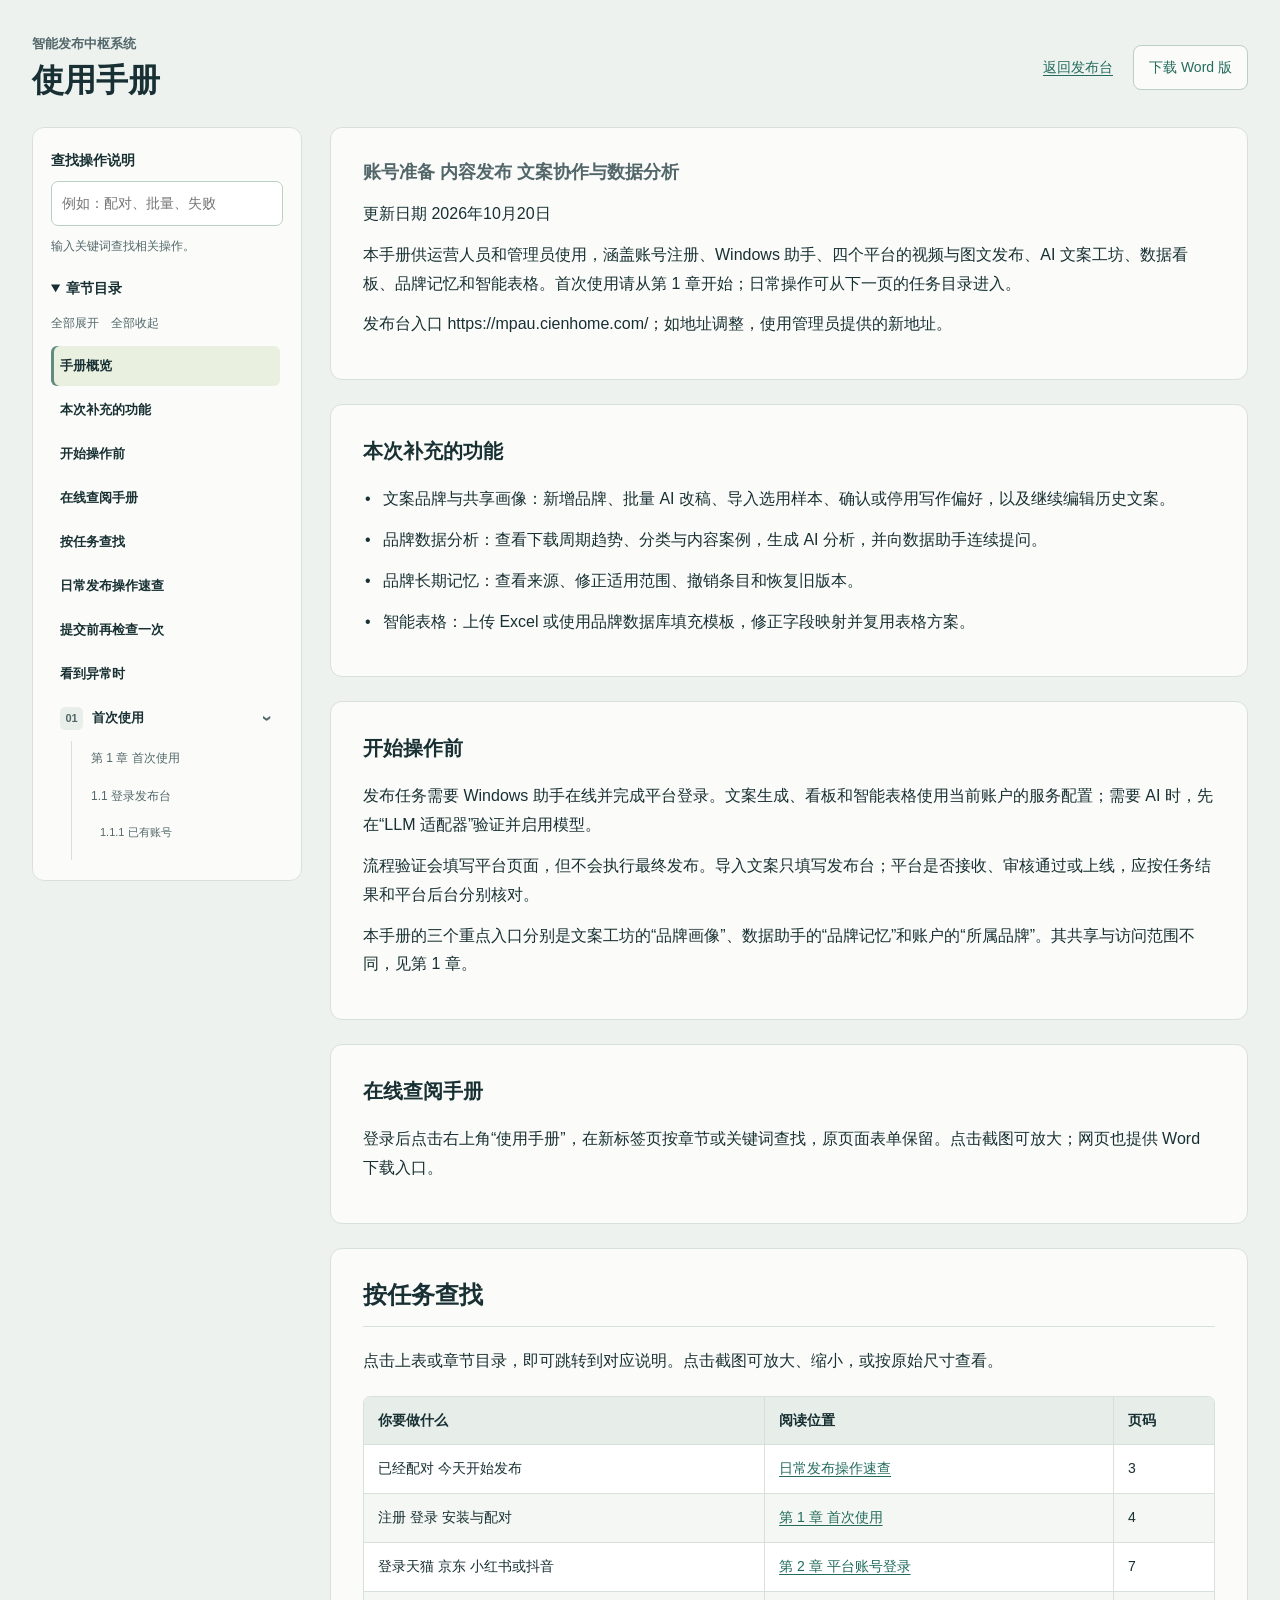
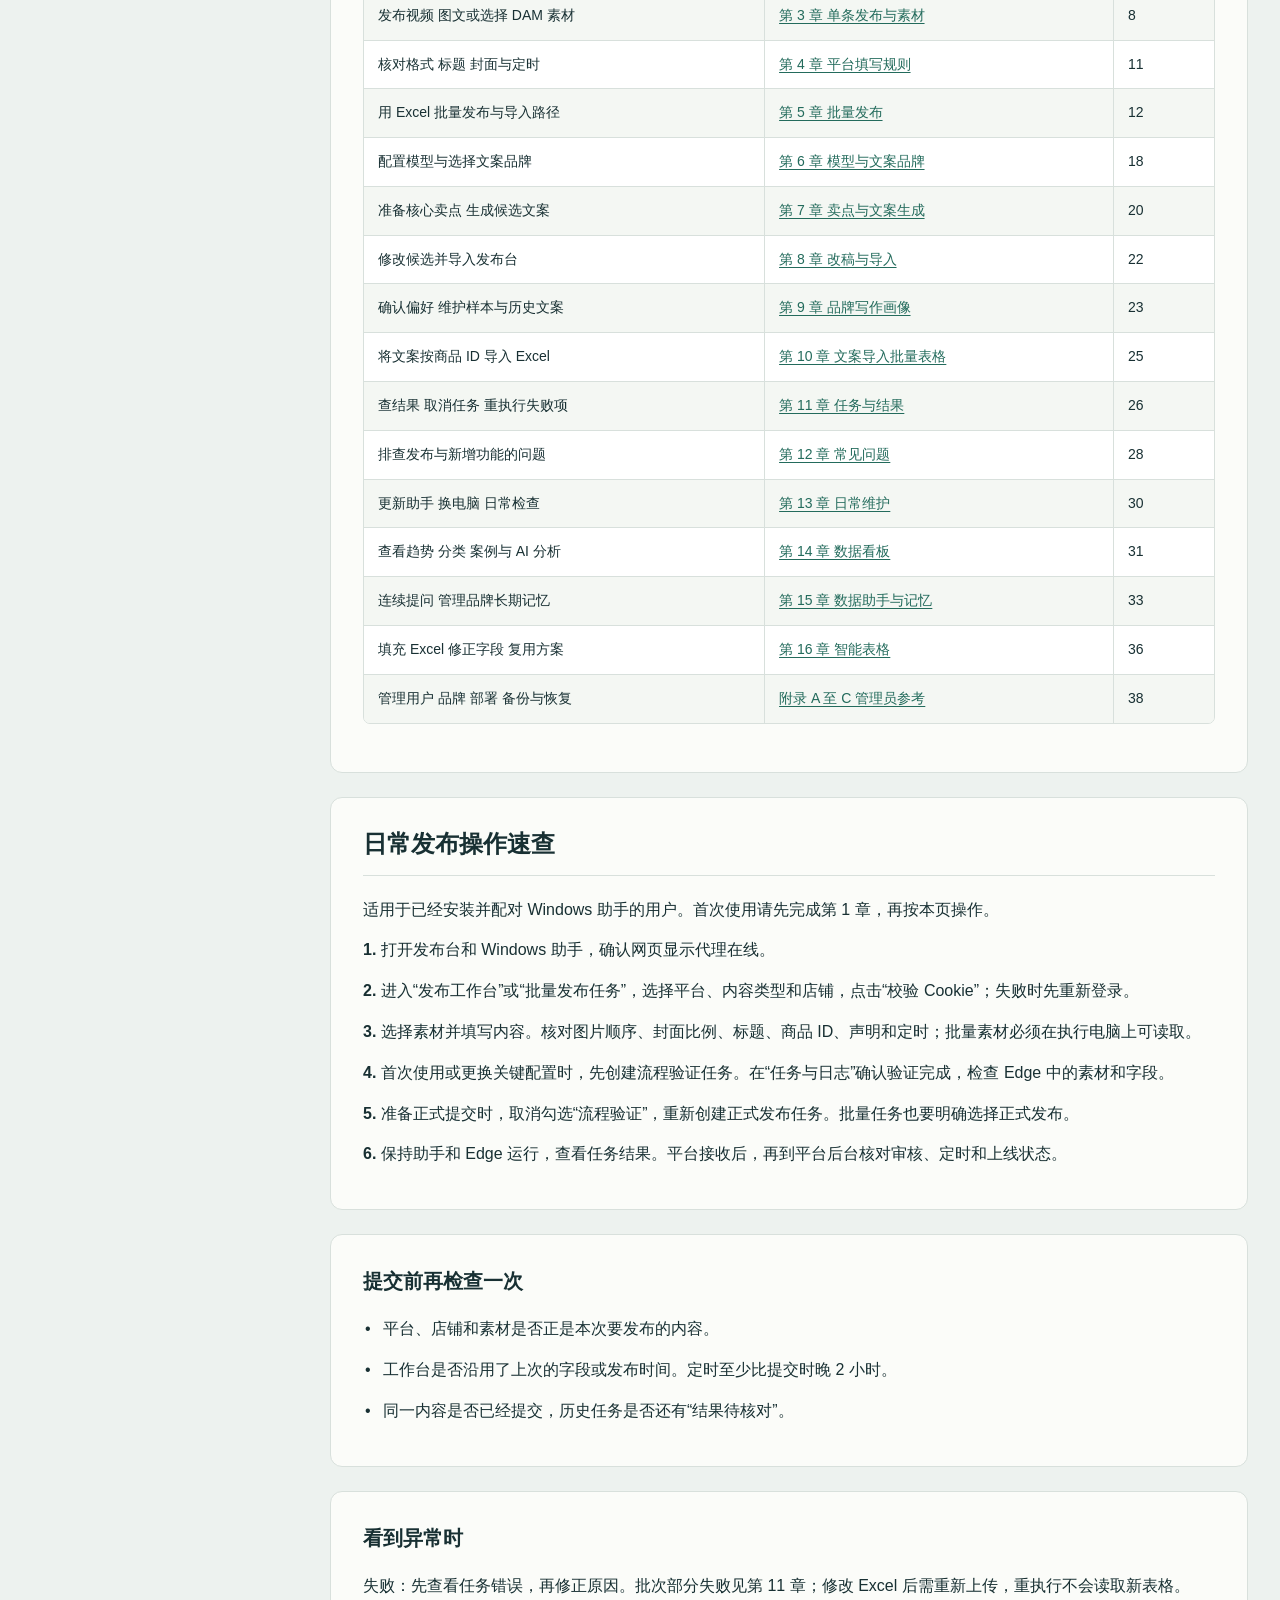
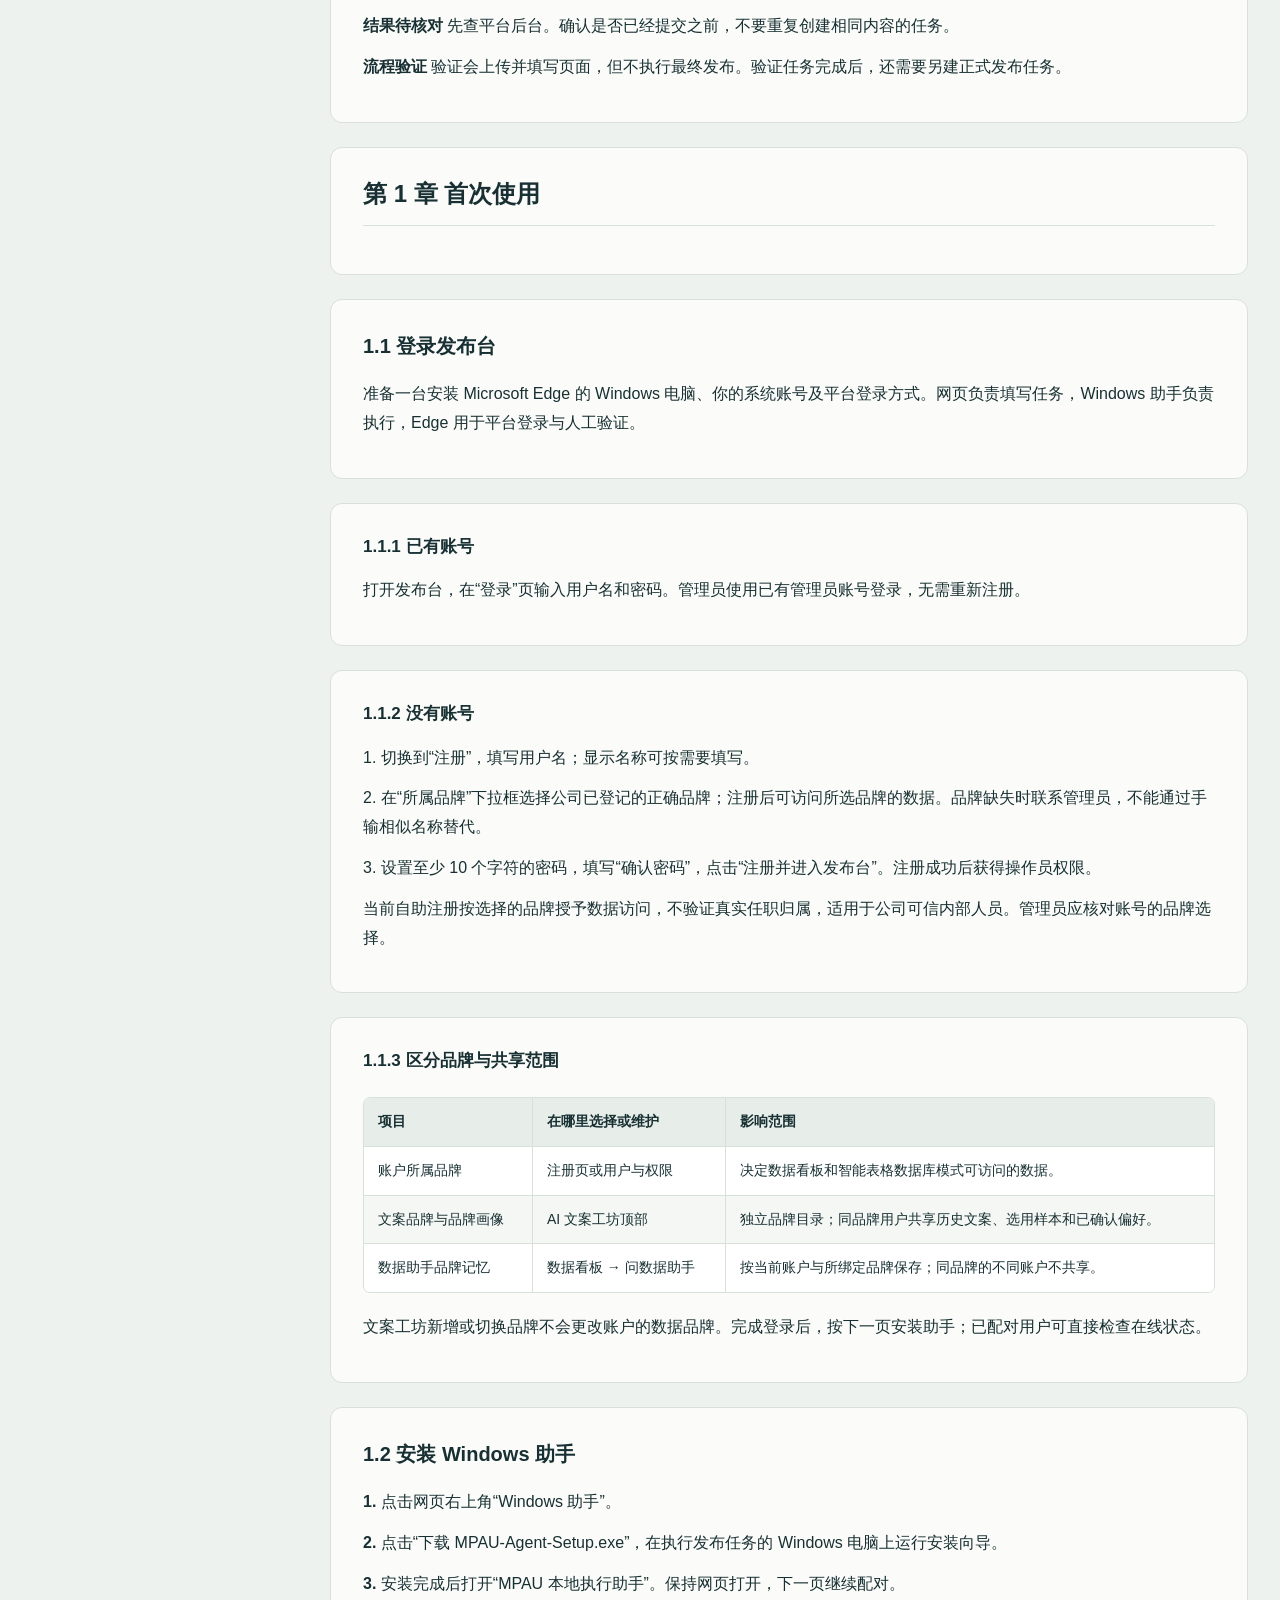
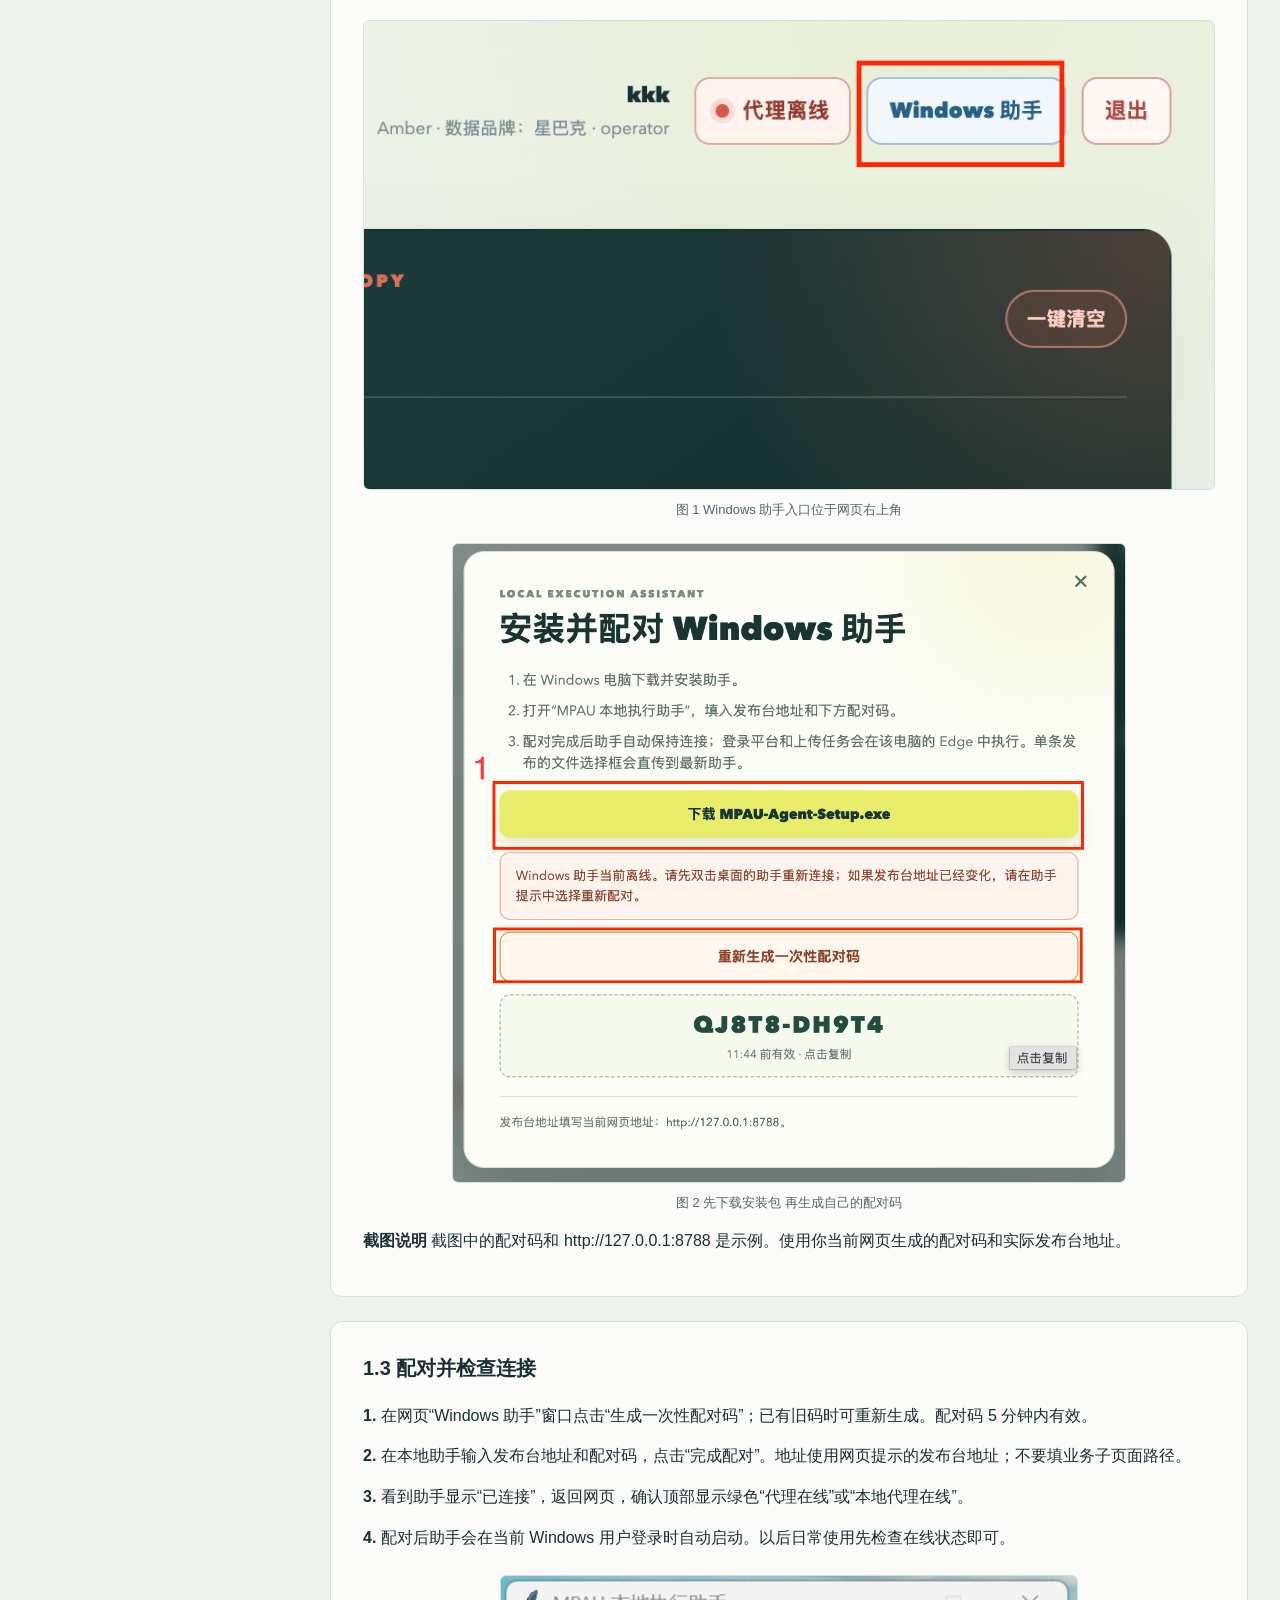
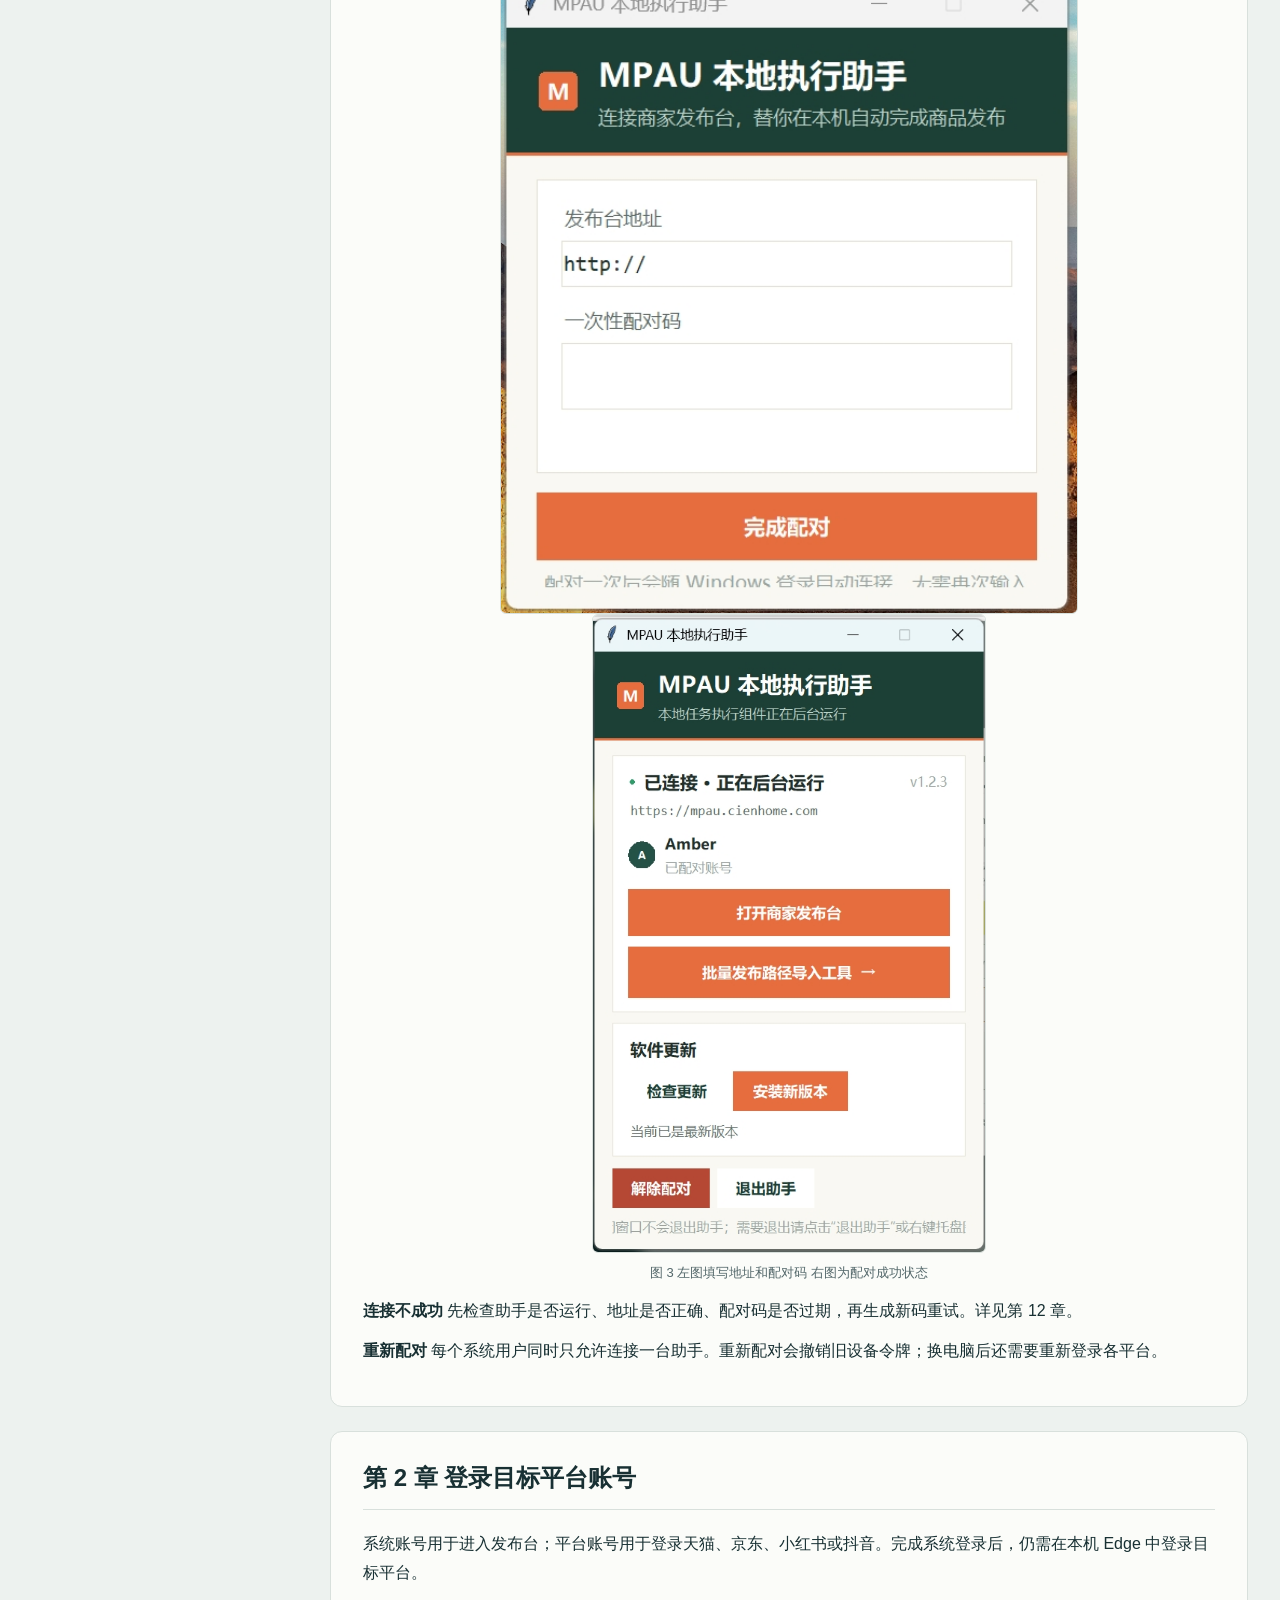
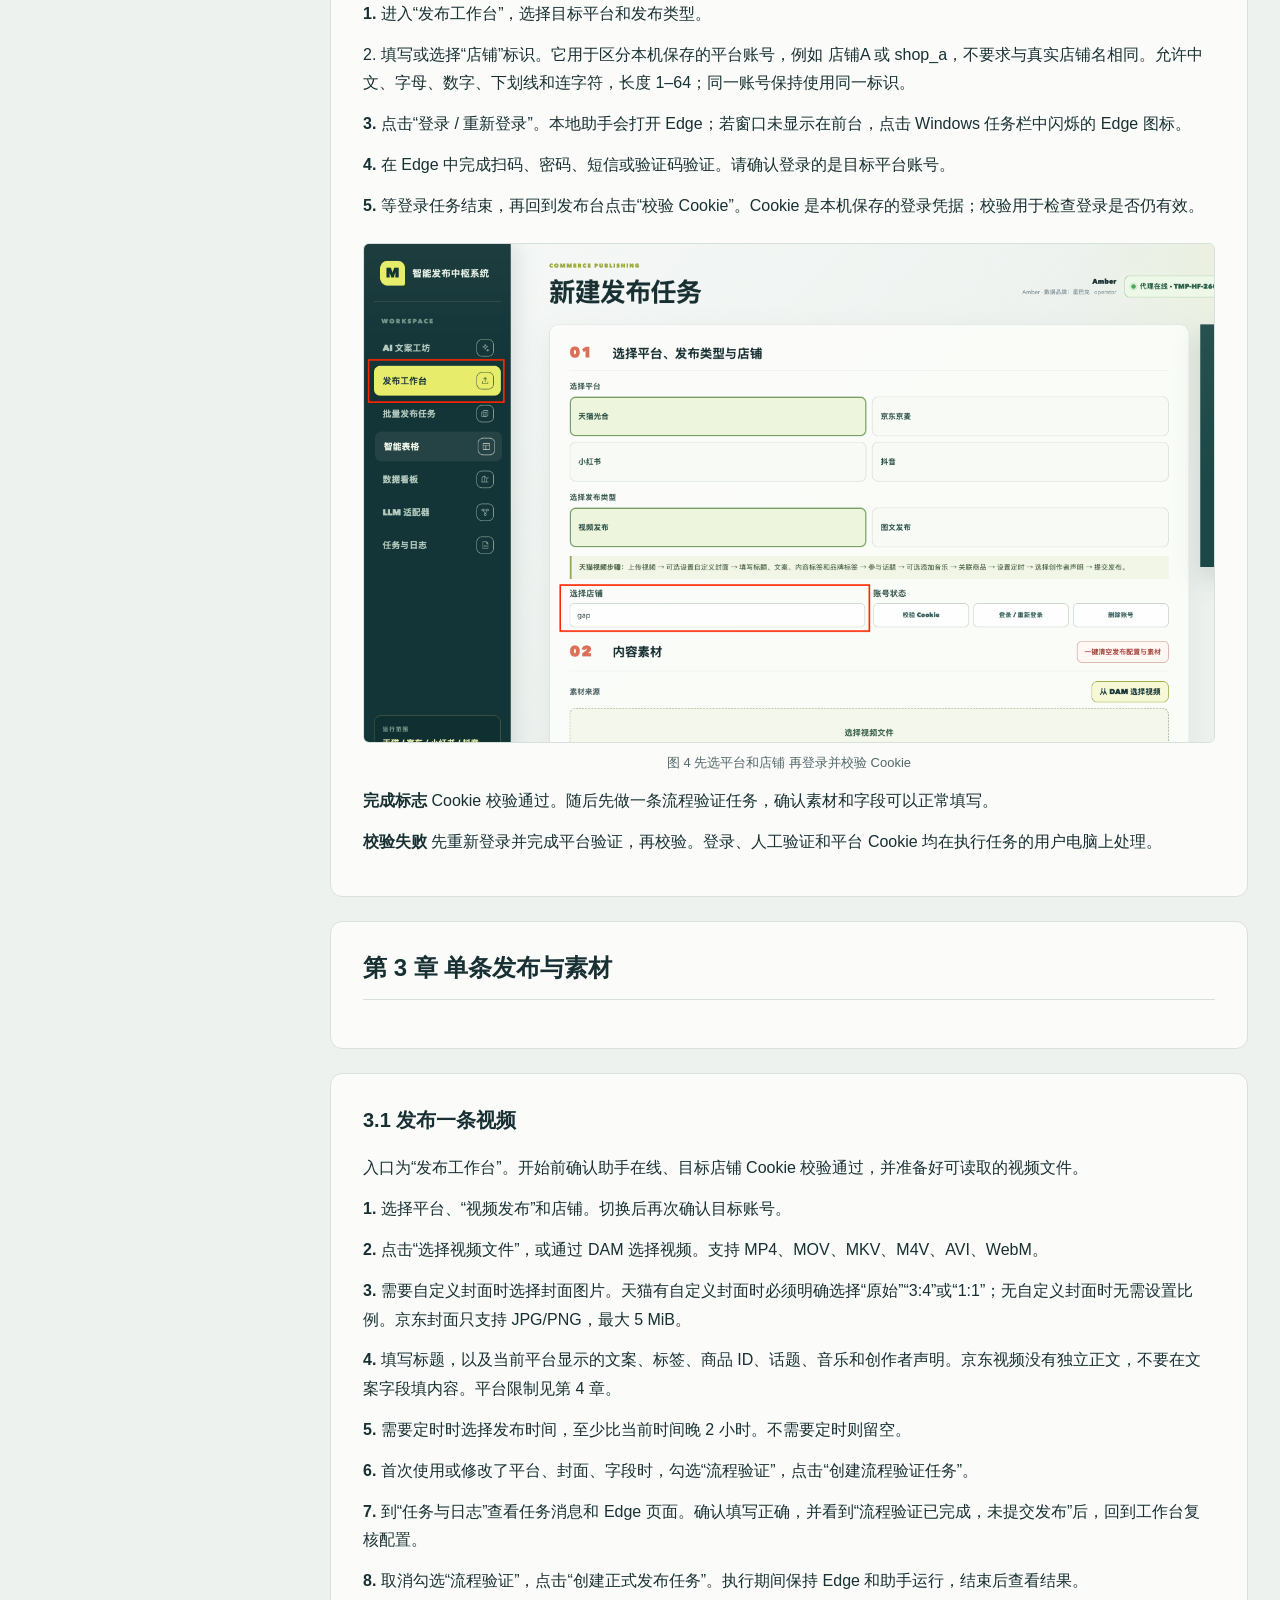
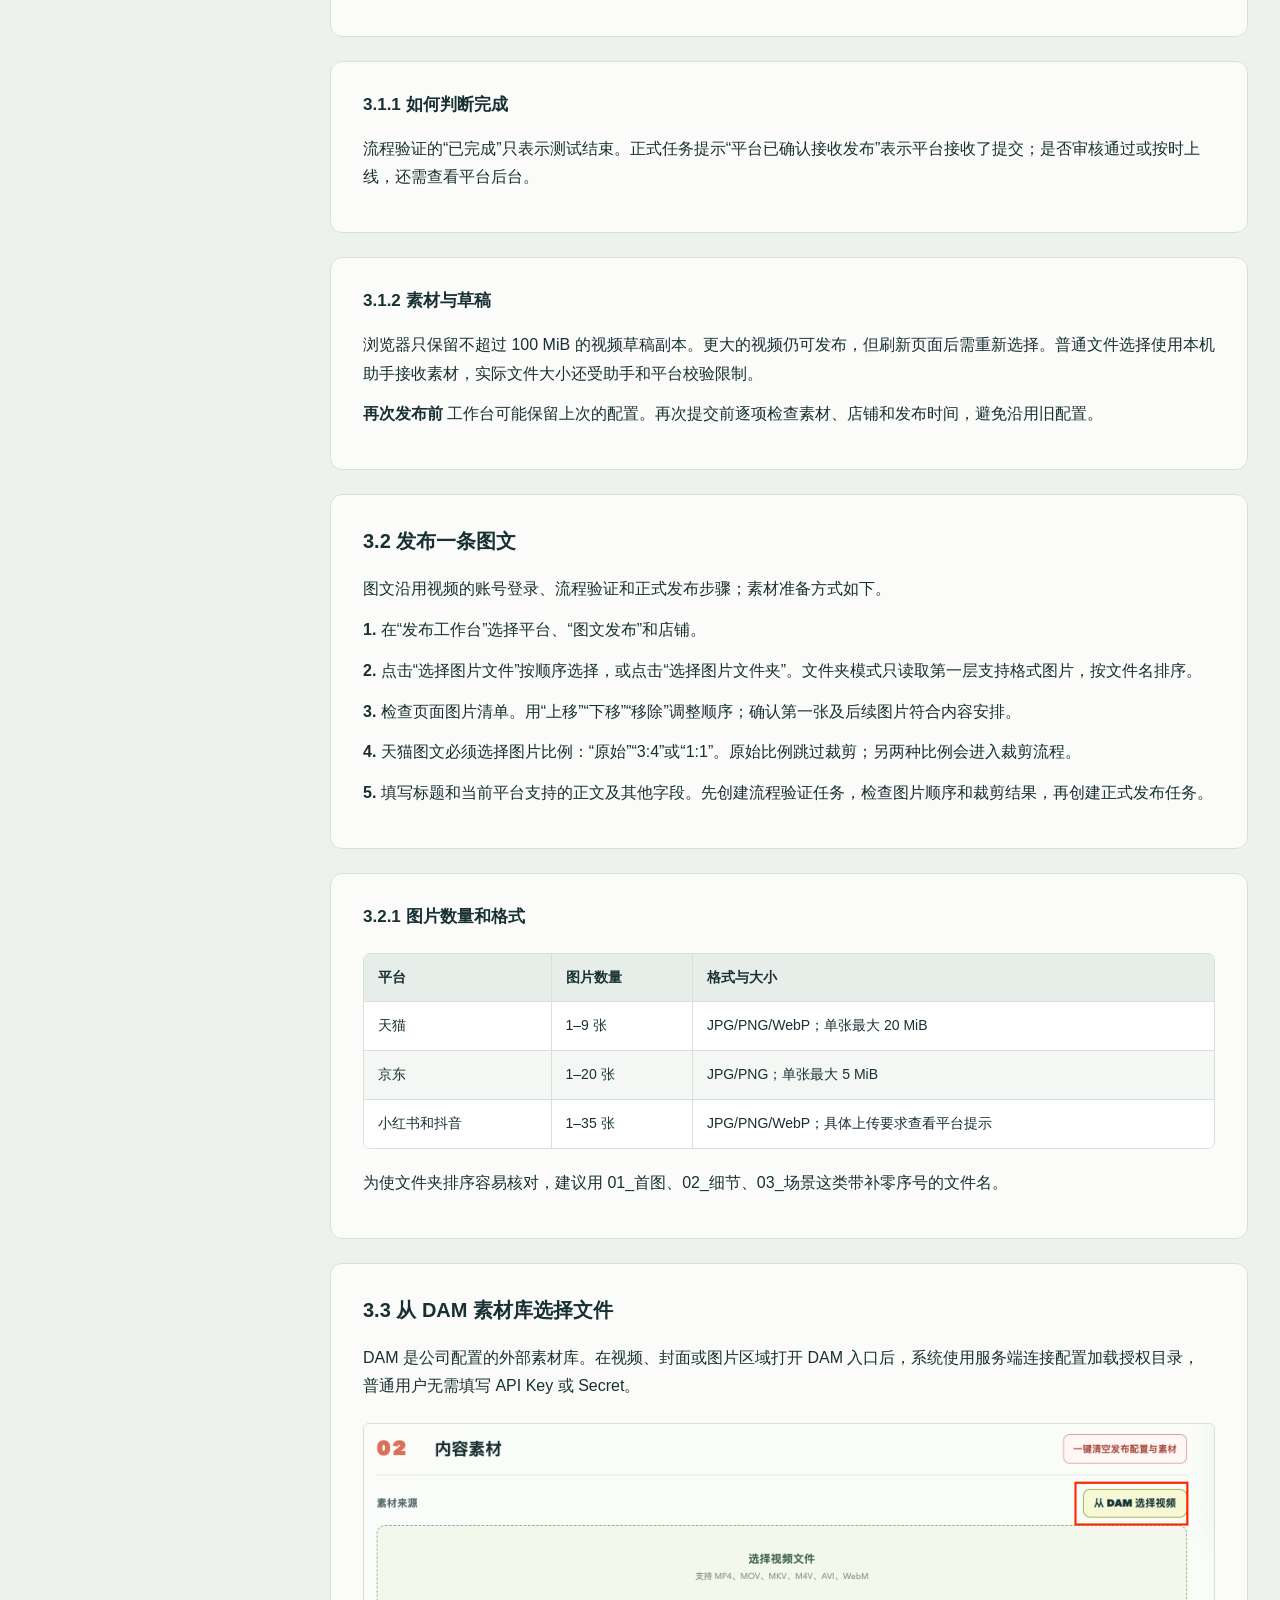
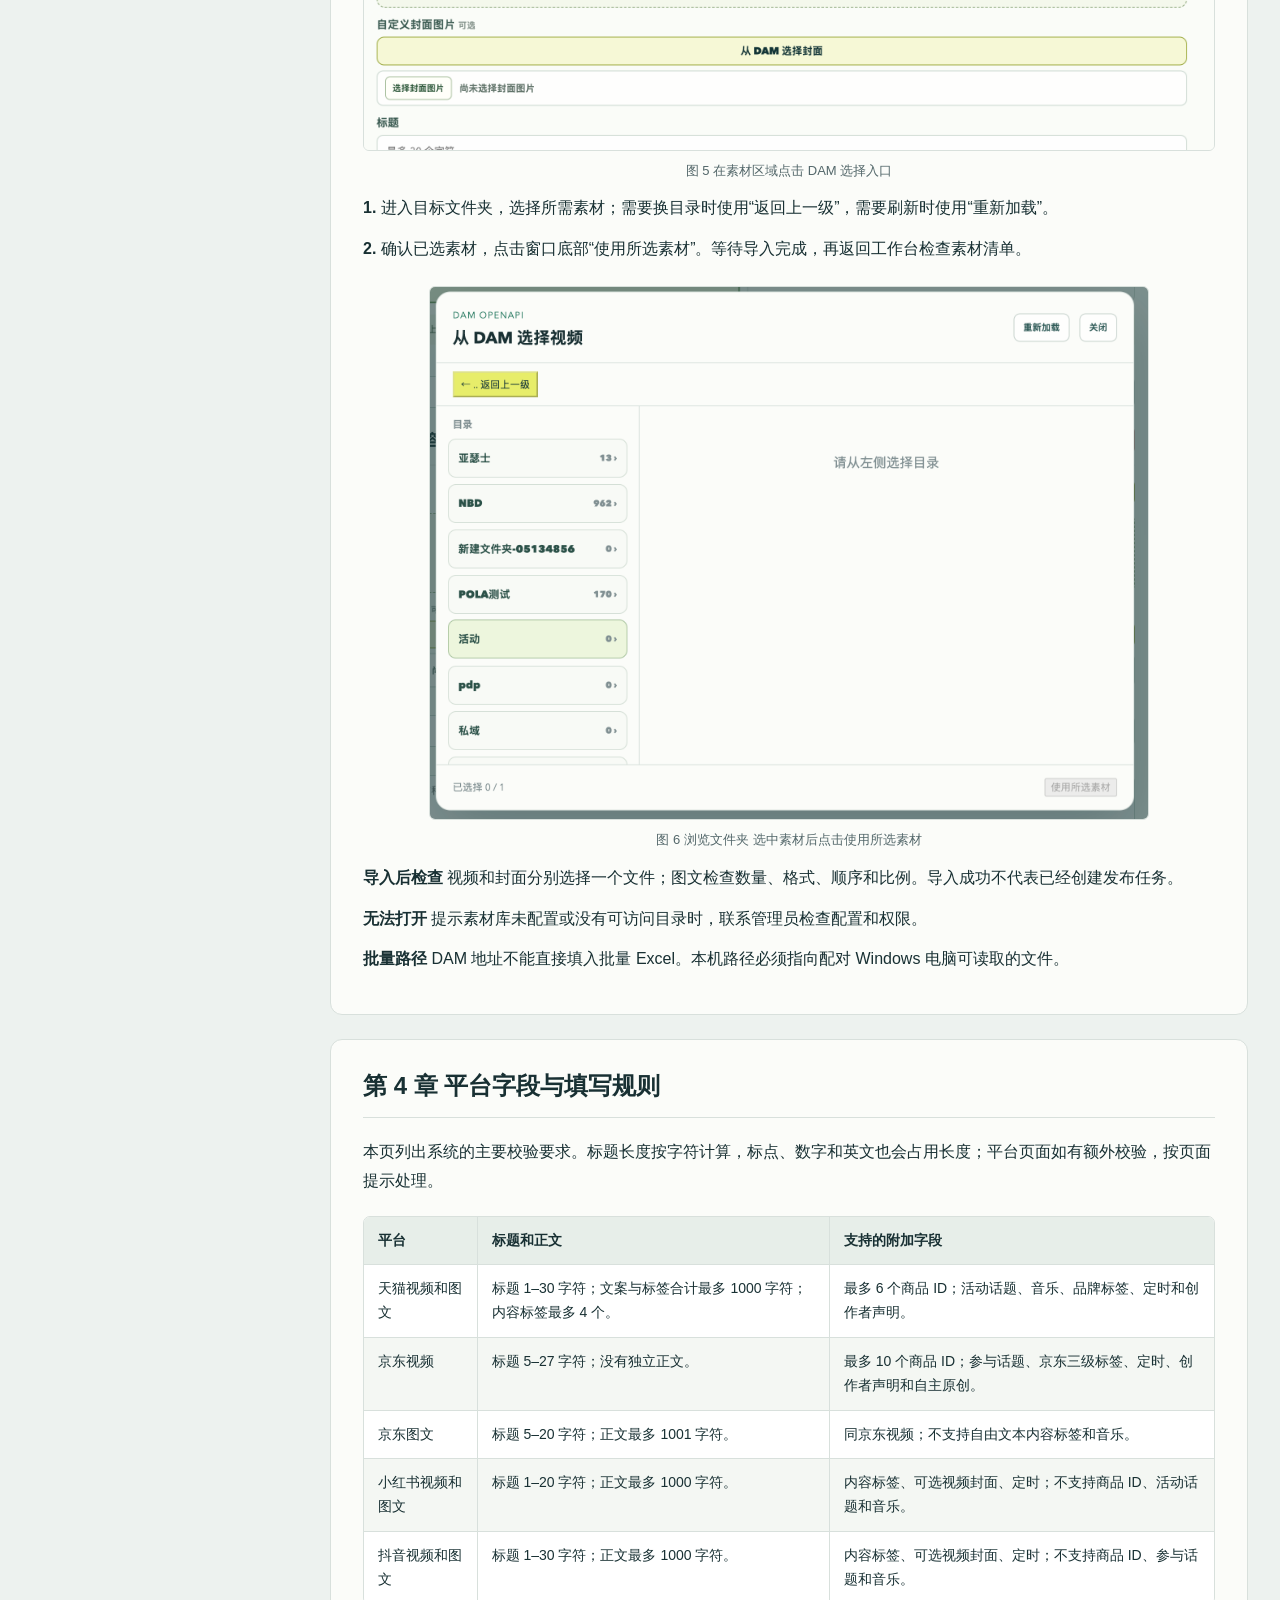
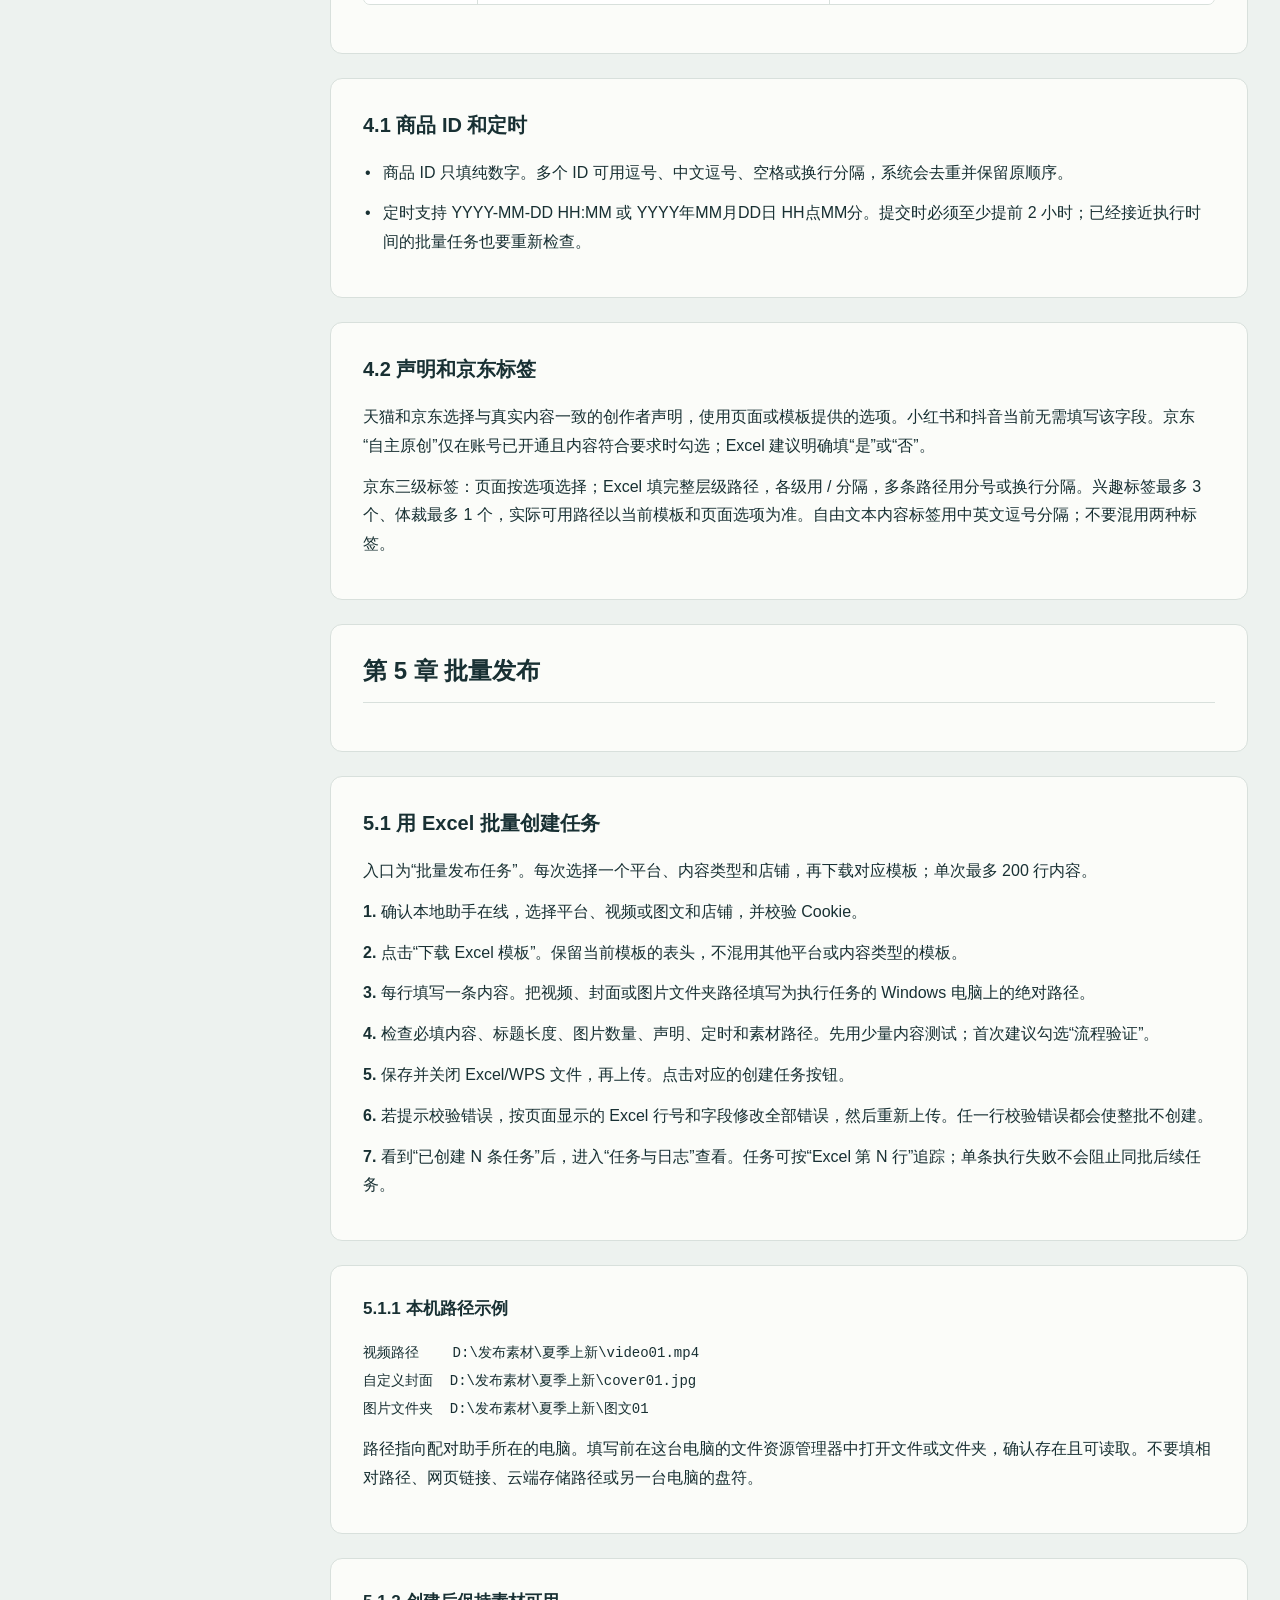
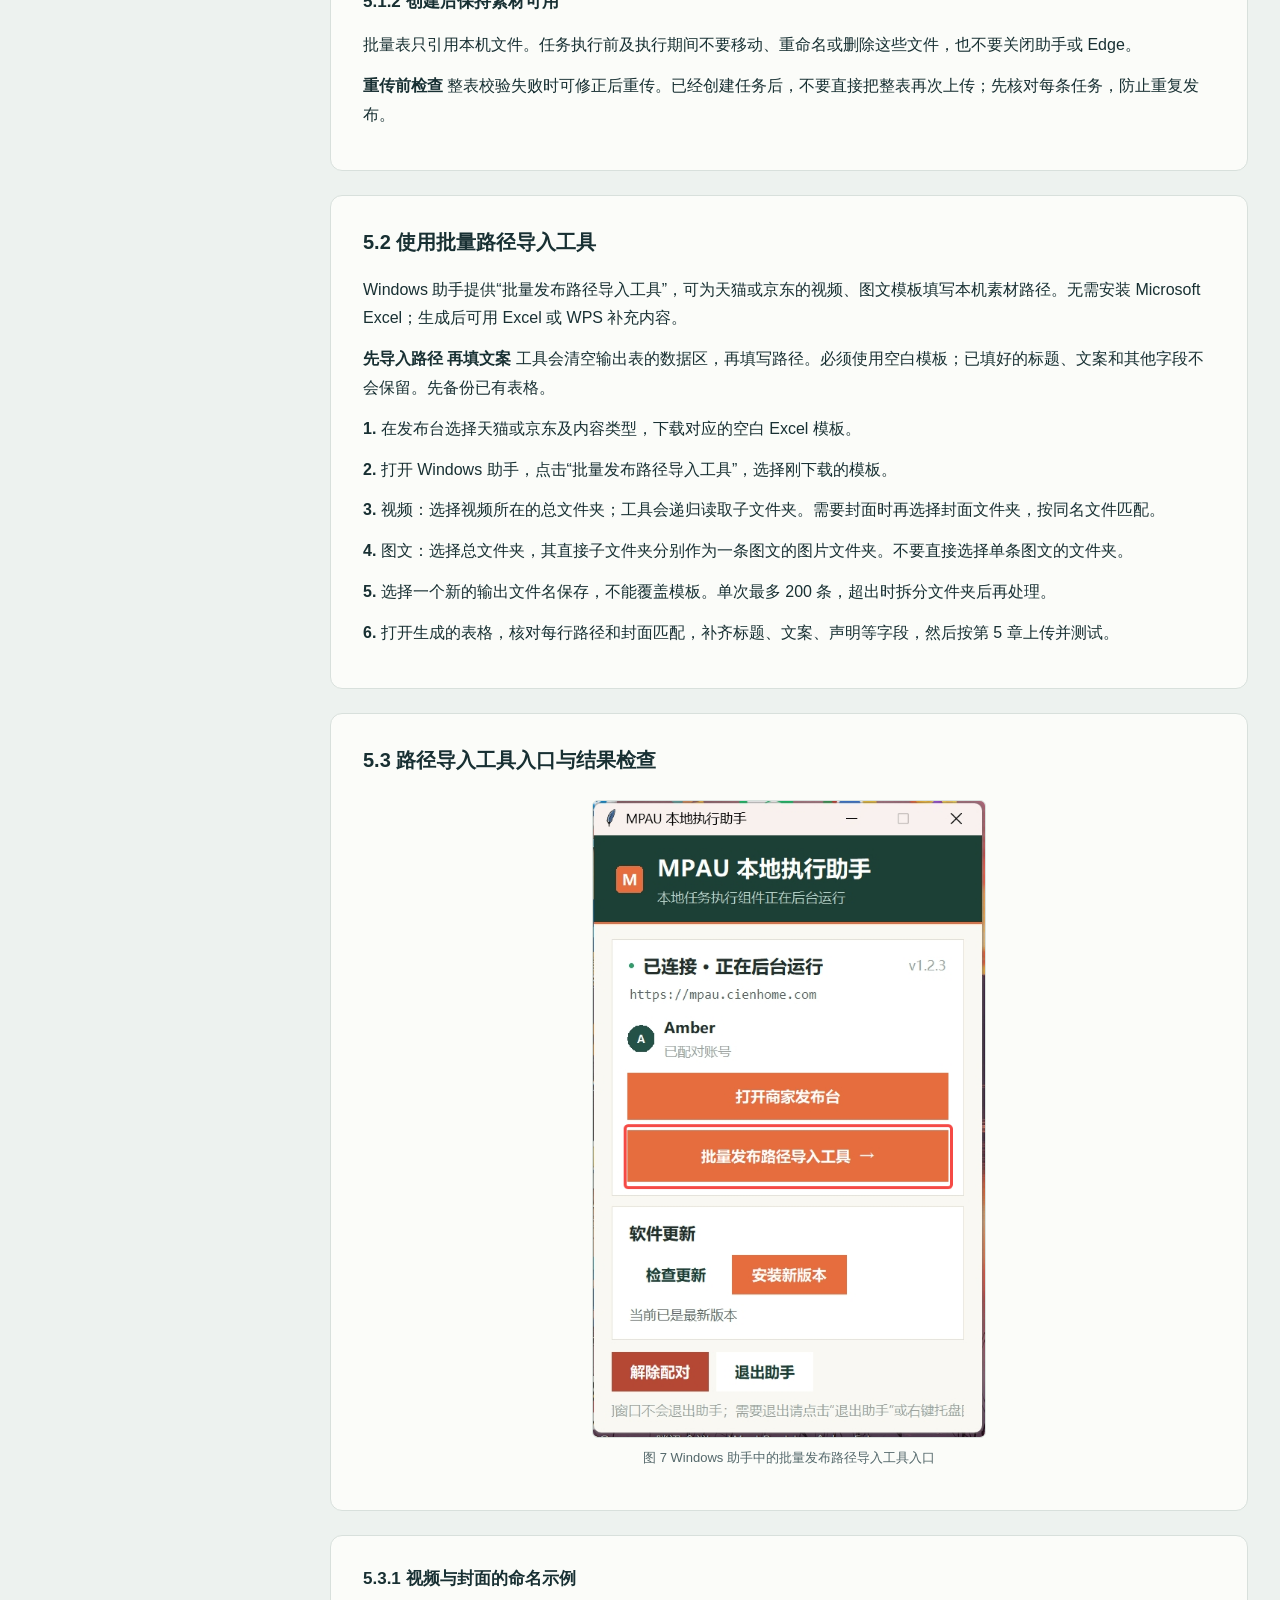
<file: webapp/frontend/public/assets/user-manual/index.html>
<!doctype html>
<html lang="zh-CN">
<head><meta charset="utf-8"><meta name="viewport" content="width=device-width, initial-scale=1">
<title>使用手册 · 智能发布中枢系统</title><link rel="stylesheet" href="manual.css"><script src="manual.js" defer></script></head>
<body><a class="skip-link" href="#manual-content">跳到手册正文</a>
<header class="manual-header"><div><p class="brand">智能发布中枢系统</p><h1>使用手册</h1></div>
<div class="header-actions"><a href="/">返回发布台</a><a class="download" href="user-manual.docx" download="智能发布中枢系统用户使用手册.docx">下载 Word 版</a></div></header>
<div class="manual-layout"><aside class="manual-sidebar"><label for="manual-search">查找操作说明</label>
<input id="manual-search" type="search" placeholder="例如：配对、批量、失败" autocomplete="off">
<p id="search-status" role="status" aria-live="polite">输入关键词查找相关操作。</p>
<details id="manual-toc" open><summary>章节目录</summary>
<div class="toc-controls"><button type="button" data-toc-action="expand">全部展开</button><button type="button" data-toc-action="collapse">全部收起</button></div>
<nav aria-label="手册章节"><a class="toc-chapter-link" href="#overview" data-chapter="overview" data-label="手册概览"><span class="toc-label">手册概览</span></a><a class="toc-chapter-link" href="#section-1" data-chapter="section-1" data-label="本次补充的功能"><span class="toc-label">本次补充的功能</span></a><a class="toc-chapter-link" href="#section-2" data-chapter="section-2" data-label="开始操作前"><span class="toc-label">开始操作前</span></a><a class="toc-chapter-link" href="#section-3" data-chapter="section-3" data-label="在线查阅手册"><span class="toc-label">在线查阅手册</span></a><a class="toc-chapter-link" href="#section-4" data-chapter="section-4" data-label="按任务查找"><span class="toc-label">按任务查找</span></a><a class="toc-chapter-link" href="#section-5" data-chapter="section-5" data-label="日常发布操作速查"><span class="toc-label">日常发布操作速查</span></a><a class="toc-chapter-link" href="#section-6" data-chapter="section-6" data-label="提交前再检查一次"><span class="toc-label">提交前再检查一次</span></a><a class="toc-chapter-link" href="#section-7" data-chapter="section-7" data-label="看到异常时"><span class="toc-label">看到异常时</span></a><details class="toc-group" data-chapter="1" data-label="首次使用"><summary><span class="toc-number" aria-hidden="true">01</span><span class="toc-label">首次使用</span></summary><div class="toc-children"><a class="toc-child-link" href="#section-8" data-label="第 1 章 首次使用">第 1 章 首次使用</a><a class="toc-child-link" href="#section-9" data-label="1.1 登录发布台">1.1 登录发布台</a><a class="toc-child-link toc-subsection-link" href="#section-10" data-label="1.1.1 已有账号">1.1.1 已有账号</a><a class="toc-child-link toc-subsection-link" href="#section-11" data-label="1.1.2 没有账号">1.1.2 没有账号</a><a class="toc-child-link toc-subsection-link" href="#section-12" data-label="1.1.3 区分品牌与共享范围">1.1.3 区分品牌与共享范围</a><a class="toc-child-link" href="#section-13" data-label="1.2 安装 Windows 助手">1.2 安装 Windows 助手</a><a class="toc-child-link" href="#section-14" data-label="1.3 配对并检查连接">1.3 配对并检查连接</a></div></details><a class="toc-chapter-link" href="#section-15" data-chapter="2" data-label="登录目标平台账号"><span class="toc-number" aria-hidden="true">02</span><span class="toc-label">登录目标平台账号</span></a><details class="toc-group" data-chapter="3" data-label="单条发布与素材"><summary><span class="toc-number" aria-hidden="true">03</span><span class="toc-label">单条发布与素材</span></summary><div class="toc-children"><a class="toc-child-link" href="#section-16" data-label="第 3 章 单条发布与素材">第 3 章 单条发布与素材</a><a class="toc-child-link" href="#section-17" data-label="3.1 发布一条视频">3.1 发布一条视频</a><a class="toc-child-link toc-subsection-link" href="#section-18" data-label="3.1.1 如何判断完成">3.1.1 如何判断完成</a><a class="toc-child-link toc-subsection-link" href="#section-19" data-label="3.1.2 素材与草稿">3.1.2 素材与草稿</a><a class="toc-child-link" href="#section-20" data-label="3.2 发布一条图文">3.2 发布一条图文</a><a class="toc-child-link toc-subsection-link" href="#section-21" data-label="3.2.1 图片数量和格式">3.2.1 图片数量和格式</a><a class="toc-child-link" href="#section-22" data-label="3.3 从 DAM 素材库选择文件">3.3 从 DAM 素材库选择文件</a></div></details><details class="toc-group" data-chapter="4" data-label="平台字段与填写规则"><summary><span class="toc-number" aria-hidden="true">04</span><span class="toc-label">平台字段与填写规则</span></summary><div class="toc-children"><a class="toc-child-link" href="#section-23" data-label="第 4 章 平台字段与填写规则">第 4 章 平台字段与填写规则</a><a class="toc-child-link" href="#section-24" data-label="4.1 商品 ID 和定时">4.1 商品 ID 和定时</a><a class="toc-child-link" href="#section-25" data-label="4.2 声明和京东标签">4.2 声明和京东标签</a></div></details><details class="toc-group" data-chapter="5" data-label="批量发布"><summary><span class="toc-number" aria-hidden="true">05</span><span class="toc-label">批量发布</span></summary><div class="toc-children"><a class="toc-child-link" href="#section-26" data-label="第 5 章 批量发布">第 5 章 批量发布</a><a class="toc-child-link" href="#section-27" data-label="5.1 用 Excel 批量创建任务">5.1 用 Excel 批量创建任务</a><a class="toc-child-link toc-subsection-link" href="#section-28" data-label="5.1.1 本机路径示例">5.1.1 本机路径示例</a><a class="toc-child-link toc-subsection-link" href="#section-29" data-label="5.1.2 创建后保持素材可用">5.1.2 创建后保持素材可用</a><a class="toc-child-link" href="#section-30" data-label="5.2 使用批量路径导入工具">5.2 使用批量路径导入工具</a><a class="toc-child-link" href="#section-31" data-label="5.3 路径导入工具入口与结果检查">5.3 路径导入工具入口与结果检查</a><a class="toc-child-link toc-subsection-link" href="#section-32" data-label="5.3.1 视频与封面的命名示例">5.3.1 视频与封面的命名示例</a><a class="toc-child-link toc-subsection-link" href="#section-33" data-label="5.3.2 工具完成后仍需检查">5.3.2 工具完成后仍需检查</a><a class="toc-child-link" href="#section-34" data-label="5.4 视频模板字段速查">5.4 视频模板字段速查</a><a class="toc-child-link toc-subsection-link" href="#section-35" data-label="5.4.1 天猫视频封面比例必须分情况填写">5.4.1 天猫视频封面比例必须分情况填写</a><a class="toc-child-link toc-subsection-link" href="#section-36" data-label="5.4.2 长数字和空白字段">5.4.2 长数字和空白字段</a><a class="toc-child-link" href="#section-37" data-label="5.5 图文模板字段速查">5.5 图文模板字段速查</a><a class="toc-child-link toc-subsection-link" href="#section-38" data-label="5.5.1 文件夹检查">5.5.1 文件夹检查</a><a class="toc-child-link toc-subsection-link" href="#section-39" data-label="5.5.2 校验通过后仍可能执行失败">5.5.2 校验通过后仍可能执行失败</a><a class="toc-child-link" href="#section-40" data-label="5.6 批量填写示例">5.6 批量填写示例</a><a class="toc-child-link toc-subsection-link" href="#section-41" data-label="5.6.1 一条视频的字段示例">5.6.1 一条视频的字段示例</a><a class="toc-child-link toc-subsection-link" href="#section-42" data-label="5.6.2 两条图文的文件夹安排">5.6.2 两条图文的文件夹安排</a></div></details><details class="toc-group" data-chapter="6" data-label="模型与文案品牌"><summary><span class="toc-number" aria-hidden="true">06</span><span class="toc-label">模型与文案品牌</span></summary><div class="toc-children"><a class="toc-child-link" href="#section-43" data-label="第 6 章 模型与文案品牌">第 6 章 模型与文案品牌</a><a class="toc-child-link" href="#section-44" data-label="6.1 配置 AI 模型">6.1 配置 AI 模型</a><a class="toc-child-link toc-subsection-link" href="#section-45" data-label="6.1.1 启用一个模型">6.1.1 启用一个模型</a><a class="toc-child-link" href="#section-46" data-label="6.2 选择文案品牌">6.2 选择文案品牌</a><a class="toc-child-link toc-subsection-link" href="#section-47" data-label="6.2.1 多人使用时的范围">6.2.1 多人使用时的范围</a><a class="toc-child-link toc-subsection-link" href="#section-48" data-label="6.2.2 界面使用方式">6.2.2 界面使用方式</a><a class="toc-child-link toc-subsection-link" href="#section-49" data-label="6.2.3 品牌停用与恢复">6.2.3 品牌停用与恢复</a></div></details><details class="toc-group" data-chapter="7" data-label="准备卖点并生成文案"><summary><span class="toc-number" aria-hidden="true">07</span><span class="toc-label">准备卖点并生成文案</span></summary><div class="toc-children"><a class="toc-child-link" href="#section-50" data-label="第 7 章 准备卖点并生成文案">第 7 章 准备卖点并生成文案</a><a class="toc-child-link" href="#section-51" data-label="7.1 选择核心卖点输入方式">7.1 选择核心卖点输入方式</a><a class="toc-child-link" href="#section-52" data-label="7.2 展开生成设置">7.2 展开生成设置</a><a class="toc-child-link" href="#section-53" data-label="7.3 字数与平台限制">7.3 字数与平台限制</a><a class="toc-child-link" href="#section-54" data-label="7.4 卖点输入与生成设置界面示例">7.4 卖点输入与生成设置界面示例</a></div></details><details class="toc-group" data-chapter="8" data-label="修改候选并导入发布台"><summary><span class="toc-number" aria-hidden="true">08</span><span class="toc-label">修改候选并导入发布台</span></summary><div class="toc-children"><a class="toc-child-link" href="#section-55" data-label="第 8 章 修改候选并导入发布台">第 8 章 修改候选并导入发布台</a><a class="toc-child-link" href="#section-56" data-label="8.1 手动编辑或 AI 改稿">8.1 手动编辑或 AI 改稿</a><a class="toc-child-link" href="#section-57" data-label="8.2 导入发布台">8.2 导入发布台</a><a class="toc-child-link" href="#section-58" data-label="8.3 选用样本何时记录">8.3 选用样本何时记录</a></div></details><details class="toc-group" data-chapter="9" data-label="维护品牌写作画像"><summary><span class="toc-number" aria-hidden="true">09</span><span class="toc-label">维护品牌写作画像</span></summary><div class="toc-children"><a class="toc-child-link" href="#section-59" data-label="第 9 章 维护品牌写作画像">第 9 章 维护品牌写作画像</a><a class="toc-child-link" href="#section-60" data-label="9.1 确认写作偏好">9.1 确认写作偏好</a><a class="toc-child-link" href="#section-61" data-label="9.2 停用偏好与撤回样本">9.2 停用偏好与撤回样本</a><a class="toc-child-link" href="#section-62" data-label="9.3 继续编辑历史文案">9.3 继续编辑历史文案</a><a class="toc-child-link" href="#section-63" data-label="9.4 品牌画像界面示例">9.4 品牌画像界面示例</a></div></details><details class="toc-group" data-chapter="10" data-label="将文案导入批量发布表格"><summary><span class="toc-number" aria-hidden="true">10</span><span class="toc-label">将文案导入批量发布表格</span></summary><div class="toc-children"><a class="toc-child-link" href="#section-64" data-label="第 10 章 将文案导入批量发布表格">第 10 章 将文案导入批量发布表格</a><a class="toc-child-link" href="#section-65" data-label="10.1 避免保存旧窗口覆盖结果">10.1 避免保存旧窗口覆盖结果</a><a class="toc-child-link" href="#section-66" data-label="10.2 三个操作的结果">10.2 三个操作的结果</a></div></details><details class="toc-group" data-chapter="11" data-label="任务与发布结果"><summary><span class="toc-number" aria-hidden="true">11</span><span class="toc-label">任务与发布结果</span></summary><div class="toc-children"><a class="toc-child-link" href="#section-67" data-label="第 11 章 任务与发布结果">第 11 章 任务与发布结果</a><a class="toc-child-link" href="#section-68" data-label="11.1 查看任务并判断发布结果">11.1 查看任务并判断发布结果</a><a class="toc-child-link toc-subsection-link" href="#section-69" data-label="11.1.1 结果待核对的处理顺序">11.1.1 结果待核对的处理顺序</a><a class="toc-child-link toc-subsection-link" href="#section-70" data-label="11.1.2 取消和删除">11.1.2 取消和删除</a><a class="toc-child-link" href="#section-71" data-label="11.2 处理批次中部分失败的任务">11.2 处理批次中部分失败的任务</a><a class="toc-child-link toc-subsection-link" href="#section-72" data-label="11.2.1 原有内容无需修改时">11.2.1 原有内容无需修改时</a><a class="toc-child-link toc-subsection-link" href="#section-73" data-label="11.2.2 需要修改标题 文案 路径或定时时">11.2.2 需要修改标题 文案 路径或定时时</a><a class="toc-child-link toc-subsection-link" href="#section-74" data-label="11.2.3 结果待核对先查平台">11.2.3 结果待核对先查平台</a></div></details><details class="toc-group" data-chapter="12" data-label="常见问题"><summary><span class="toc-number" aria-hidden="true">12</span><span class="toc-label">常见问题</span></summary><div class="toc-children"><a class="toc-child-link" href="#section-75" data-label="第 12 章 常见问题">第 12 章 常见问题</a><a class="toc-child-link" href="#section-76" data-label="12.1 常见问题与处理顺序">12.1 常见问题与处理顺序</a><a class="toc-child-link toc-subsection-link" href="#section-77" data-label="12.1.1 联系管理员时提供的信息">12.1.1 联系管理员时提供的信息</a><a class="toc-child-link" href="#section-78" data-label="12.2 新增功能常见问题">12.2 新增功能常见问题</a></div></details><details class="toc-group" data-chapter="13" data-label="日常检查与助手维护"><summary><span class="toc-number" aria-hidden="true">13</span><span class="toc-label">日常检查与助手维护</span></summary><div class="toc-children"><a class="toc-child-link" href="#section-79" data-label="第 13 章 日常检查与助手维护">第 13 章 日常检查与助手维护</a><a class="toc-child-link" href="#section-80" data-label="13.1 每次正式发布前">13.1 每次正式发布前</a><a class="toc-child-link" href="#section-81" data-label="13.2 提交以后">13.2 提交以后</a><a class="toc-child-link" href="#section-82" data-label="13.3 更新助手">13.3 更新助手</a><a class="toc-child-link" href="#section-83" data-label="13.4 换电脑和账号权限">13.4 换电脑和账号权限</a></div></details><details class="toc-group" data-chapter="14" data-label="品牌数据看板"><summary><span class="toc-number" aria-hidden="true">14</span><span class="toc-label">品牌数据看板</span></summary><div class="toc-children"><a class="toc-child-link" href="#section-84" data-label="第 14 章 品牌数据看板">第 14 章 品牌数据看板</a><a class="toc-child-link" href="#section-85" data-label="14.1 查看品牌数据看板">14.1 查看品牌数据看板</a><a class="toc-child-link toc-subsection-link" href="#section-86" data-label="14.1.1 读取指标时的口径">14.1.1 读取指标时的口径</a><a class="toc-child-link" href="#section-87" data-label="14.2 分类机会与 AI 内容分析">14.2 分类机会与 AI 内容分析</a><a class="toc-child-link toc-subsection-link" href="#section-88" data-label="14.2.1 从分类定位到作品">14.2.1 从分类定位到作品</a><a class="toc-child-link toc-subsection-link" href="#section-89" data-label="14.2.2 分类机会图">14.2.2 分类机会图</a><a class="toc-child-link toc-subsection-link" href="#section-90" data-label="14.2.3 生成本周期分析">14.2.3 生成本周期分析</a></div></details><details class="toc-group" data-chapter="15" data-label="数据助手与品牌记忆"><summary><span class="toc-number" aria-hidden="true">15</span><span class="toc-label">数据助手与品牌记忆</span></summary><div class="toc-children"><a class="toc-child-link" href="#section-91" data-label="第 15 章 数据助手与品牌记忆">第 15 章 数据助手与品牌记忆</a><a class="toc-child-link" href="#section-92" data-label="15.1 向数据助手连续提问">15.1 向数据助手连续提问</a><a class="toc-child-link toc-subsection-link" href="#section-93" data-label="15.1.1 可直接使用的问题">15.1.1 可直接使用的问题</a><a class="toc-child-link toc-subsection-link" href="#section-94" data-label="15.1.2 范围与能力边界">15.1.2 范围与能力边界</a><a class="toc-child-link" href="#section-95" data-label="15.2 查看和维护品牌长期记忆">15.2 查看和维护品牌长期记忆</a><a class="toc-child-link toc-subsection-link" href="#section-96" data-label="15.2.1 怎样让范围明确">15.2.1 怎样让范围明确</a><a class="toc-child-link toc-subsection-link" href="#section-97" data-label="15.2.2 查看来源与编辑">15.2.2 查看来源与编辑</a><a class="toc-child-link toc-subsection-link" href="#section-98" data-label="15.2.3 维护后的行为">15.2.3 维护后的行为</a><a class="toc-child-link toc-subsection-link" href="#section-99" data-label="15.2.4 品牌记忆界面示例">15.2.4 品牌记忆界面示例</a></div></details><details class="toc-group" data-chapter="16" data-label="智能表格"><summary><span class="toc-number" aria-hidden="true">16</span><span class="toc-label">智能表格</span></summary><div class="toc-children"><a class="toc-child-link" href="#section-100" data-label="第 16 章 智能表格">第 16 章 智能表格</a><a class="toc-child-link" href="#section-101" data-label="16.1 使用智能表格填充模板">16.1 使用智能表格填充模板</a><a class="toc-child-link toc-subsection-link" href="#section-102" data-label="16.1.1 选择数据来源">16.1.1 选择数据来源</a><a class="toc-child-link toc-subsection-link" href="#section-103" data-label="16.1.2 结果必须核对">16.1.2 结果必须核对</a><a class="toc-child-link" href="#section-104" data-label="16.2 修正字段映射并复用方案">16.2 修正字段映射并复用方案</a><a class="toc-child-link toc-subsection-link" href="#section-105" data-label="16.2.1 字段识别不正确时">16.2.1 字段识别不正确时</a><a class="toc-child-link toc-subsection-link" href="#section-106" data-label="16.2.2 复用历史方案">16.2.2 复用历史方案</a><a class="toc-child-link toc-subsection-link" href="#section-107" data-label="16.2.3 任务与下载异常">16.2.3 任务与下载异常</a></div></details><p class="toc-divider">管理员参考</p><details class="toc-group" data-chapter="A" data-label="管理员上线与部署"><summary><span class="toc-number" aria-hidden="true">A</span><span class="toc-label">管理员上线与部署</span></summary><div class="toc-children"><a class="toc-child-link" href="#section-108" data-label="附录 A 管理员上线与部署">附录 A 管理员上线与部署</a><a class="toc-child-link" href="#section-109" data-label="A.1 管理员上线与用户管理">A.1 管理员上线与用户管理</a><a class="toc-child-link toc-subsection-link" href="#section-110" data-label="A.1.1 系统分工">A.1.1 系统分工</a><a class="toc-child-link toc-subsection-link" href="#section-111" data-label="A.1.2 账号与资源">A.1.2 账号与资源</a><a class="toc-child-link toc-subsection-link" href="#section-112" data-label="A.1.3 上线检查">A.1.3 上线检查</a><a class="toc-child-link" href="#section-113" data-label="A.2 用户品牌与共享数据管理">A.2 用户品牌与共享数据管理</a><a class="toc-child-link toc-subsection-link" href="#section-114" data-label="A.2.1 维护账户所属品牌">A.2.1 维护账户所属品牌</a><a class="toc-child-link toc-subsection-link" href="#section-115" data-label="A.2.2 维护独立文案品牌">A.2.2 维护独立文案品牌</a><a class="toc-child-link toc-subsection-link" href="#section-116" data-label="A.2.3 上线与备份要点">A.2.3 上线与备份要点</a><a class="toc-child-link" href="#section-117" data-label="A.3 Linux systemd 部署">A.3 Linux systemd 部署</a><a class="toc-child-link toc-subsection-link" href="#section-118" data-label="A.3.1 查看日志与允许网络来源">A.3.1 查看日志与允许网络来源</a><a class="toc-child-link" href="#section-119" data-label="A.4 Docker 部署与助手发布">A.4 Docker 部署与助手发布</a><a class="toc-child-link toc-subsection-link" href="#section-120" data-label="A.4.1 启动或停止 Docker 服务">A.4.1 启动或停止 Docker 服务</a><a class="toc-child-link toc-subsection-link" href="#section-121" data-label="A.4.2 构建 Windows 安装包">A.4.2 构建 Windows 安装包</a><a class="toc-child-link toc-subsection-link" href="#section-122" data-label="A.4.3 用户升级行为">A.4.3 用户升级行为</a></div></details><details class="toc-group" data-chapter="B" data-label="数据安全与恢复"><summary><span class="toc-number" aria-hidden="true">B</span><span class="toc-label">数据安全与恢复</span></summary><div class="toc-children"><a class="toc-child-link" href="#section-123" data-label="附录 B 数据安全与恢复">附录 B 数据安全与恢复</a><a class="toc-child-link" href="#section-124" data-label="B.1 数据安全与恢复">B.1 数据安全与恢复</a><a class="toc-child-link toc-subsection-link" href="#section-125" data-label="B.1.1 云端数据位置">B.1.1 云端数据位置</a><a class="toc-child-link toc-subsection-link" href="#section-126" data-label="B.1.2 本机助手数据位置">B.1.2 本机助手数据位置</a><a class="toc-child-link toc-subsection-link" href="#section-127" data-label="B.1.3 数据访问与清理">B.1.3 数据访问与清理</a><a class="toc-child-link" href="#section-128" data-label="B.2 备份与保留策略">B.2 备份与保留策略</a><a class="toc-child-link toc-subsection-link" href="#section-129" data-label="B.2.1 备份和恢复">B.2.1 备份和恢复</a><a class="toc-child-link toc-subsection-link" href="#section-130" data-label="B.2.2 默认保留行为">B.2.2 默认保留行为</a></div></details><details class="toc-group" data-chapter="C" data-label="名词与项目位置"><summary><span class="toc-number" aria-hidden="true">C</span><span class="toc-label">名词与项目位置</span></summary><div class="toc-children"><a class="toc-child-link" href="#section-131" data-label="附录 C 名词与项目位置">附录 C 名词与项目位置</a><a class="toc-child-link" href="#section-132" data-label="C.1 名词与项目位置速查">C.1 名词与项目位置速查</a><a class="toc-child-link" href="#section-133" data-label="C.2 代码与部署位置">C.2 代码与部署位置</a></div></details></nav></details></aside>
<main id="manual-content" tabindex="-1"><section id="overview" class="manual-section"><p class="subtitle">账号准备 内容发布 文案协作与数据分析</p><p>更新日期  2026年10月20日</p><p>本手册供运营人员和管理员使用，涵盖账号注册、Windows 助手、四个平台的视频与图文发布、AI 文案工坊、数据看板、品牌记忆和智能表格。首次使用请从第 1 章开始；日常操作可从下一页的任务目录进入。</p><p>发布台入口  https://mpau.cienhome.com/；如地址调整，使用管理员提供的新地址。</p></section><section id="section-1" class="manual-section"><h3>本次补充的功能</h3><p class="bullet">文案品牌与共享画像：新增品牌、批量 AI 改稿、导入选用样本、确认或停用写作偏好，以及继续编辑历史文案。</p><p class="bullet">品牌数据分析：查看下载周期趋势、分类与内容案例，生成 AI 分析，并向数据助手连续提问。</p><p class="bullet">品牌长期记忆：查看来源、修正适用范围、撤销条目和恢复旧版本。</p><p class="bullet">智能表格：上传 Excel 或使用品牌数据库填充模板，修正字段映射并复用表格方案。</p></section><section id="section-2" class="manual-section"><h3>开始操作前</h3><p>发布任务需要 Windows 助手在线并完成平台登录。文案生成、看板和智能表格使用当前账户的服务配置；需要 AI 时，先在“LLM 适配器”验证并启用模型。</p><p>流程验证会填写平台页面，但不会执行最终发布。导入文案只填写发布台；平台是否接收、审核通过或上线，应按任务结果和平台后台分别核对。</p><p>本手册的三个重点入口分别是文案工坊的“品牌画像”、数据助手的“品牌记忆”和账户的“所属品牌”。其共享与访问范围不同，见第 1 章。</p></section><section id="section-3" class="manual-section"><h3>在线查阅手册</h3><p>登录后点击右上角“使用手册”，在新标签页按章节或关键词查找，原页面表单保留。点击截图可放大；网页也提供 Word 下载入口。</p></section><section id="section-4" class="manual-section"><h2>按任务查找</h2><p>点击上表或章节目录，即可跳转到对应说明。点击截图可放大、缩小，或按原始尺寸查看。</p><div class="table-scroll" tabindex="0" role="region" aria-label="可横向滚动的说明表"><table><thead><tr><th scope="col"><p><strong>你要做什么</strong></p></th><th scope="col"><p><strong>阅读位置</strong></p></th><th scope="col"><p><strong>页码</strong></p></th></tr></thead><tbody><tr><td><p>已经配对 今天开始发布</p></td><td><p><a href="#section-5">日常发布操作速查</a></p></td><td><p>3</p></td></tr><tr><td><p>注册 登录 安装与配对</p></td><td><p><a href="#section-8">第 1 章 首次使用</a></p></td><td><p>4</p></td></tr><tr><td><p>登录天猫 京东 小红书或抖音</p></td><td><p><a href="#section-15">第 2 章 平台账号登录</a></p></td><td><p>7</p></td></tr><tr><td><p>发布视频 图文或选择 DAM 素材</p></td><td><p><a href="#section-16">第 3 章 单条发布与素材</a></p></td><td><p>8</p></td></tr><tr><td><p>核对格式 标题 封面与定时</p></td><td><p><a href="#section-23">第 4 章 平台填写规则</a></p></td><td><p>11</p></td></tr><tr><td><p>用 Excel 批量发布与导入路径</p></td><td><p><a href="#section-26">第 5 章 批量发布</a></p></td><td><p>12</p></td></tr><tr><td><p>配置模型与选择文案品牌</p></td><td><p><a href="#section-43">第 6 章 模型与文案品牌</a></p></td><td><p>18</p></td></tr><tr><td><p>准备核心卖点 生成候选文案</p></td><td><p><a href="#section-50">第 7 章 卖点与文案生成</a></p></td><td><p>20</p></td></tr><tr><td><p>修改候选并导入发布台</p></td><td><p><a href="#section-55">第 8 章 改稿与导入</a></p></td><td><p>22</p></td></tr><tr><td><p>确认偏好 维护样本与历史文案</p></td><td><p><a href="#section-59">第 9 章 品牌写作画像</a></p></td><td><p>23</p></td></tr><tr><td><p>将文案按商品 ID 导入 Excel</p></td><td><p><a href="#section-64">第 10 章 文案导入批量表格</a></p></td><td><p>25</p></td></tr><tr><td><p>查结果 取消任务 重执行失败项</p></td><td><p><a href="#section-67">第 11 章 任务与结果</a></p></td><td><p>26</p></td></tr><tr><td><p>排查发布与新增功能的问题</p></td><td><p><a href="#section-75">第 12 章 常见问题</a></p></td><td><p>28</p></td></tr><tr><td><p>更新助手 换电脑 日常检查</p></td><td><p><a href="#section-79">第 13 章 日常维护</a></p></td><td><p>30</p></td></tr><tr><td><p>查看趋势 分类 案例与 AI 分析</p></td><td><p><a href="#section-84">第 14 章 数据看板</a></p></td><td><p>31</p></td></tr><tr><td><p>连续提问 管理品牌长期记忆</p></td><td><p><a href="#section-91">第 15 章 数据助手与记忆</a></p></td><td><p>33</p></td></tr><tr><td><p>填充 Excel 修正字段 复用方案</p></td><td><p><a href="#section-100">第 16 章 智能表格</a></p></td><td><p>36</p></td></tr><tr><td><p>管理用户 品牌 部署 备份与恢复</p></td><td><p><a href="#section-108">附录 A 至 C 管理员参考</a></p></td><td><p>38</p></td></tr></tbody></table></div></section><section id="section-5" class="manual-section"><h2>日常发布操作速查</h2><p>适用于已经安装并配对 Windows 助手的用户。首次使用请先完成第 1 章，再按本页操作。</p><p><strong>1. </strong>打开发布台和 Windows 助手，确认网页显示代理在线。</p><p><strong>2. </strong>进入“发布工作台”或“批量发布任务”，选择平台、内容类型和店铺，点击“校验 Cookie”；失败时先重新登录。</p><p><strong>3. </strong>选择素材并填写内容。核对图片顺序、封面比例、标题、商品 ID、声明和定时；批量素材必须在执行电脑上可读取。</p><p><strong>4. </strong>首次使用或更换关键配置时，先创建流程验证任务。在“任务与日志”确认验证完成，检查 Edge 中的素材和字段。</p><p><strong>5. </strong>准备正式提交时，取消勾选“流程验证”，重新创建正式发布任务。批量任务也要明确选择正式发布。</p><p><strong>6. </strong>保持助手和 Edge 运行，查看任务结果。平台接收后，再到平台后台核对审核、定时和上线状态。</p></section><section id="section-6" class="manual-section"><h3>提交前再检查一次</h3><p class="bullet">平台、店铺和素材是否正是本次要发布的内容。</p><p class="bullet">工作台是否沿用了上次的字段或发布时间。定时至少比提交时晚 2 小时。</p><p class="bullet">同一内容是否已经提交，历史任务是否还有“结果待核对”。</p></section><section id="section-7" class="manual-section"><h3>看到异常时</h3><p>失败：先查看任务错误，再修正原因。批次部分失败见第 11 章；修改 Excel 后需重新上传，重执行不会读取新表格。</p><p><strong>结果待核对</strong><strong>  </strong>先查平台后台。确认是否已经提交之前，不要重复创建相同内容的任务。</p><p><strong>流程验证</strong><strong>  </strong>验证会上传并填写页面，但不执行最终发布。验证任务完成后，还需要另建正式发布任务。</p></section><section id="section-8" class="manual-section"><h2>第 1 章 首次使用</h2></section><section id="section-9" class="manual-section"><h3>1.1 登录发布台</h3><p>准备一台安装 Microsoft Edge 的 Windows 电脑、你的系统账号及平台登录方式。网页负责填写任务，Windows 助手负责执行，Edge 用于平台登录与人工验证。</p></section><section id="section-10" class="manual-section"><h4>1.1.1 已有账号</h4><p>打开发布台，在“登录”页输入用户名和密码。管理员使用已有管理员账号登录，无需重新注册。</p></section><section id="section-11" class="manual-section"><h4>1.1.2 没有账号</h4><p>1. 切换到“注册”，填写用户名；显示名称可按需要填写。</p><p>2. 在“所属品牌”下拉框选择公司已登记的正确品牌；注册后可访问所选品牌的数据。品牌缺失时联系管理员，不能通过手输相似名称替代。</p><p>3. 设置至少 10 个字符的密码，填写“确认密码”，点击“注册并进入发布台”。注册成功后获得操作员权限。</p><p>当前自助注册按选择的品牌授予数据访问，不验证真实任职归属，适用于公司可信内部人员。管理员应核对账号的品牌选择。</p></section><section id="section-12" class="manual-section"><h4>1.1.3 区分品牌与共享范围</h4><div class="table-scroll" tabindex="0" role="region" aria-label="可横向滚动的说明表"><table><thead><tr><th scope="col"><p><strong>项目</strong></p></th><th scope="col"><p><strong>在哪里选择或维护</strong></p></th><th scope="col"><p><strong>影响范围</strong></p></th></tr></thead><tbody><tr><td><p>账户所属品牌</p></td><td><p>注册页或用户与权限</p></td><td><p>决定数据看板和智能表格数据库模式可访问的数据。</p></td></tr><tr><td><p>文案品牌与品牌画像</p></td><td><p>AI 文案工坊顶部</p></td><td><p>独立品牌目录；同品牌用户共享历史文案、选用样本和已确认偏好。</p></td></tr><tr><td><p>数据助手品牌记忆</p></td><td><p>数据看板 → 问数据助手</p></td><td><p>按当前账户与所绑定品牌保存；同品牌的不同账户不共享。</p></td></tr></tbody></table></div><p>文案工坊新增或切换品牌不会更改账户的数据品牌。完成登录后，按下一页安装助手；已配对用户可直接检查在线状态。</p></section><section id="section-13" class="manual-section"><h3>1.2 安装 Windows 助手</h3><p><strong>1. </strong>点击网页右上角“Windows 助手”。</p><p><strong>2. </strong>点击“下载 MPAU-Agent-Setup.exe”，在执行发布任务的 Windows 电脑上运行安装向导。</p><p><strong>3. </strong>安装完成后打开“MPAU 本地执行助手”。保持网页打开，下一页继续配对。</p><p class="figure"><a class="screenshot-link screenshot-wide" style="--image-ratio:1.818182" href="images/screenshot-1.png" target="_blank" rel="noopener" aria-label="放大查看截图" aria-haspopup="dialog"><img src="images/screenshot-1.png" width="880" height="484" alt="图 2  Windows 助手入口位于网页右上角" loading="lazy"></a></p><p class="caption">图 1  Windows 助手入口位于网页右上角</p><p class="figure"><a class="screenshot-link screenshot-balanced" style="--image-ratio:1.052823" href="images/screenshot-2.png" target="_blank" rel="noopener" aria-label="放大查看截图" aria-haspopup="dialog"><img src="images/screenshot-2.png" width="1156" height="1098" alt="图 3  先下载安装包 再生成自己的配对码" loading="lazy"></a></p><p class="caption">图 2  先下载安装包 再生成自己的配对码</p><p><strong>截图说明</strong><strong>  </strong>截图中的配对码和 http://127.0.0.1:8788 是示例。使用你当前网页生成的配对码和实际发布台地址。</p></section><section id="section-14" class="manual-section"><h3>1.3 配对并检查连接</h3><p><strong>1. </strong>在网页“Windows 助手”窗口点击“生成一次性配对码”；已有旧码时可重新生成。配对码 5 分钟内有效。</p><p><strong>2. </strong>在本地助手输入发布台地址和配对码，点击“完成配对”。地址使用网页提示的发布台地址；不要填业务子页面路径。</p><p><strong>3. </strong>看到助手显示“已连接”，返回网页，确认顶部显示绿色“代理在线”或“本地代理在线”。</p><p><strong>4. </strong>配对后助手会在当前 Windows 用户登录时自动启动。以后日常使用先检查在线状态即可。</p><p class="figure"><a class="screenshot-link screenshot-balanced" style="--image-ratio:0.902027" href="images/screenshot-3.png" target="_blank" rel="noopener" aria-label="放大查看截图" aria-haspopup="dialog"><img src="images/screenshot-3.png" width="534" height="592" alt="助手配对填写界面" loading="lazy"></a>   <a class="screenshot-link screenshot-portrait" style="--image-ratio:0.614302" href="images/screenshot-4.png" target="_blank" rel="noopener" aria-label="放大查看截图" aria-haspopup="dialog"><img src="images/screenshot-4.png" width="524" height="853" alt="助手已连接状态" loading="lazy"></a>   </p><p class="caption">图 3  左图填写地址和配对码  右图为配对成功状态</p><p><strong>连接不成功</strong><strong>  </strong>先检查助手是否运行、地址是否正确、配对码是否过期，再生成新码重试。详见第 12 章。</p><p><strong>重新配对</strong><strong>  </strong>每个系统用户同时只允许连接一台助手。重新配对会撤销旧设备令牌；换电脑后还需要重新登录各平台。</p></section><section id="section-15" class="manual-section"><h2>第 2 章 登录目标平台账号</h2><p>系统账号用于进入发布台；平台账号用于登录天猫、京东、小红书或抖音。完成系统登录后，仍需在本机 Edge 中登录目标平台。</p><p><strong>1. </strong>进入“发布工作台”，选择目标平台和发布类型。</p><p>2. 填写或选择“店铺”标识。它用于区分本机保存的平台账号，例如 店铺A 或 shop_a，不要求与真实店铺名相同。允许中文、字母、数字、下划线和连字符，长度 1–64；同一账号保持使用同一标识。</p><p><strong>3. </strong>点击“登录 / 重新登录”。本地助手会打开 Edge；若窗口未显示在前台，点击 Windows 任务栏中闪烁的 Edge 图标。</p><p><strong>4. </strong>在 Edge 中完成扫码、密码、短信或验证码验证。请确认登录的是目标平台账号。</p><p><strong>5. </strong>等登录任务结束，再回到发布台点击“校验 Cookie”。Cookie 是本机保存的登录凭据；校验用于检查登录是否仍有效。</p><p class="figure"><a class="screenshot-link screenshot-wide" style="--image-ratio:1.703611" href="images/screenshot-5.png" target="_blank" rel="noopener" aria-label="放大查看截图" aria-haspopup="dialog"><img src="images/screenshot-5.png" width="2736" height="1606" alt="图 5  先选平台和店铺 再登录并校验 Cookie" loading="lazy"></a></p><p class="caption">图 4  先选平台和店铺 再登录并校验 Cookie</p><p><strong>完成标志</strong><strong>  </strong>Cookie 校验通过。随后先做一条流程验证任务，确认素材和字段可以正常填写。</p><p><strong>校验失败</strong><strong>  </strong>先重新登录并完成平台验证，再校验。登录、人工验证和平台 Cookie 均在执行任务的用户电脑上处理。</p></section><section id="section-16" class="manual-section"><h2>第 3 章 单条发布与素材</h2></section><section id="section-17" class="manual-section"><h3>3.1 发布一条视频</h3><p>入口为“发布工作台”。开始前确认助手在线、目标店铺 Cookie 校验通过，并准备好可读取的视频文件。</p><p><strong>1. </strong>选择平台、“视频发布”和店铺。切换后再次确认目标账号。</p><p><strong>2. </strong>点击“选择视频文件”，或通过 DAM 选择视频。支持 MP4、MOV、MKV、M4V、AVI、WebM。</p><p><strong>3. </strong>需要自定义封面时选择封面图片。天猫有自定义封面时必须明确选择“原始”“3:4”或“1:1”；无自定义封面时无需设置比例。京东封面只支持 JPG/PNG，最大 5 MiB。</p><p><strong>4. </strong>填写标题，以及当前平台显示的文案、标签、商品 ID、话题、音乐和创作者声明。京东视频没有独立正文，不要在文案字段填内容。平台限制见第 4 章。</p><p><strong>5. </strong>需要定时时选择发布时间，至少比当前时间晚 2 小时。不需要定时则留空。</p><p><strong>6. </strong>首次使用或修改了平台、封面、字段时，勾选“流程验证”，点击“创建流程验证任务”。</p><p><strong>7. </strong>到“任务与日志”查看任务消息和 Edge 页面。确认填写正确，并看到“流程验证已完成，未提交发布”后，回到工作台复核配置。</p><p><strong>8. </strong>取消勾选“流程验证”，点击“创建正式发布任务”。执行期间保持 Edge 和助手运行，结束后查看结果。</p></section><section id="section-18" class="manual-section"><h4>3.1.1 如何判断完成</h4><p>流程验证的“已完成”只表示测试结束。正式任务提示“平台已确认接收发布”表示平台接收了提交；是否审核通过或按时上线，还需查看平台后台。</p></section><section id="section-19" class="manual-section"><h4>3.1.2 素材与草稿</h4><p>浏览器只保留不超过 100 MiB 的视频草稿副本。更大的视频仍可发布，但刷新页面后需重新选择。普通文件选择使用本机助手接收素材，实际文件大小还受助手和平台校验限制。</p><p><strong>再次发布前</strong><strong>  </strong>工作台可能保留上次的配置。再次提交前逐项检查素材、店铺和发布时间，避免沿用旧配置。</p></section><section id="section-20" class="manual-section"><h3>3.2 发布一条图文</h3><p>图文沿用视频的账号登录、流程验证和正式发布步骤；素材准备方式如下。</p><p><strong>1. </strong>在“发布工作台”选择平台、“图文发布”和店铺。</p><p><strong>2. </strong>点击“选择图片文件”按顺序选择，或点击“选择图片文件夹”。文件夹模式只读取第一层支持格式图片，按文件名排序。</p><p><strong>3. </strong>检查页面图片清单。用“上移”“下移”“移除”调整顺序；确认第一张及后续图片符合内容安排。</p><p><strong>4. </strong>天猫图文必须选择图片比例：“原始”“3:4”或“1:1”。原始比例跳过裁剪；另两种比例会进入裁剪流程。</p><p><strong>5. </strong>填写标题和当前平台支持的正文及其他字段。先创建流程验证任务，检查图片顺序和裁剪结果，再创建正式发布任务。</p></section><section id="section-21" class="manual-section"><h4>3.2.1 图片数量和格式</h4><div class="table-scroll" tabindex="0" role="region" aria-label="可横向滚动的说明表"><table><thead><tr><th scope="col"><p><strong>平台</strong></p></th><th scope="col"><p><strong>图片数量</strong></p></th><th scope="col"><p><strong>格式与大小</strong></p></th></tr></thead><tbody><tr><td><p>天猫</p></td><td><p>1–9 张</p></td><td><p>JPG/PNG/WebP；单张最大 20 MiB</p></td></tr><tr><td><p>京东</p></td><td><p>1–20 张</p></td><td><p>JPG/PNG；单张最大 5 MiB</p></td></tr><tr><td><p>小红书和抖音</p></td><td><p>1–35 张</p></td><td><p>JPG/PNG/WebP；具体上传要求查看平台提示</p></td></tr></tbody></table></div><p>为使文件夹排序容易核对，建议用 01_首图、02_细节、03_场景这类带补零序号的文件名。</p></section><section id="section-22" class="manual-section"><h3>3.3 从 DAM 素材库选择文件</h3><p>DAM 是公司配置的外部素材库。在视频、封面或图片区域打开 DAM 入口后，系统使用服务端连接配置加载授权目录，普通用户无需填写 API Key 或 Secret。</p><p class="figure"><a class="screenshot-link screenshot-wide" style="--image-ratio:2.612403" href="images/screenshot-6.png" target="_blank" rel="noopener" aria-label="放大查看截图" aria-haspopup="dialog"><img src="images/screenshot-6.png" width="2022" height="774" alt="图 6  在素材区域点击 DAM 选择入口" loading="lazy"></a></p><p class="caption">图 5  在素材区域点击 DAM 选择入口</p><p><strong>1. </strong>进入目标文件夹，选择所需素材；需要换目录时使用“返回上一级”，需要刷新时使用“重新加载”。</p><p><strong>2. </strong>确认已选素材，点击窗口底部“使用所选素材”。等待导入完成，再返回工作台检查素材清单。</p><p class="figure"><a class="screenshot-link screenshot-balanced" style="--image-ratio:1.347561" href="images/screenshot-7.png" target="_blank" rel="noopener" aria-label="放大查看截图" aria-haspopup="dialog"><img src="images/screenshot-7.png" width="1768" height="1312" alt="图 7  浏览文件夹  选中素材后点击使用所选素材" loading="lazy"></a></p><p class="caption">图 6  浏览文件夹  选中素材后点击使用所选素材</p><p><strong>导入后检查</strong><strong>  </strong>视频和封面分别选择一个文件；图文检查数量、格式、顺序和比例。导入成功不代表已经创建发布任务。</p><p><strong>无法打开</strong><strong>  </strong>提示素材库未配置或没有可访问目录时，联系管理员检查配置和权限。</p><p><strong>批量路径</strong><strong>  </strong>DAM 地址不能直接填入批量 Excel。本机路径必须指向配对 Windows 电脑可读取的文件。</p></section><section id="section-23" class="manual-section"><h2>第 4 章 平台字段与填写规则</h2><p>本页列出系统的主要校验要求。标题长度按字符计算，标点、数字和英文也会占用长度；平台页面如有额外校验，按页面提示处理。</p><div class="table-scroll" tabindex="0" role="region" aria-label="可横向滚动的说明表"><table><thead><tr><th scope="col"><p><strong>平台</strong></p></th><th scope="col"><p><strong>标题和正文</strong></p></th><th scope="col"><p><strong>支持的附加字段</strong></p></th></tr></thead><tbody><tr><td><p>天猫视频和图文</p></td><td><p>标题 1–30 字符；文案与标签合计最多 1000 字符；内容标签最多 4 个。</p></td><td><p>最多 6 个商品 ID；活动话题、音乐、品牌标签、定时和创作者声明。</p></td></tr><tr><td><p>京东视频</p></td><td><p>标题 5–27 字符；没有独立正文。</p></td><td><p>最多 10 个商品 ID；参与话题、京东三级标签、定时、创作者声明和自主原创。</p></td></tr><tr><td><p>京东图文</p></td><td><p>标题 5–20 字符；正文最多 1001 字符。</p></td><td><p>同京东视频；不支持自由文本内容标签和音乐。</p></td></tr><tr><td><p>小红书视频和图文</p></td><td><p>标题 1–20 字符；正文最多 1000 字符。</p></td><td><p>内容标签、可选视频封面、定时；不支持商品 ID、活动话题和音乐。</p></td></tr><tr><td><p>抖音视频和图文</p></td><td><p>标题 1–30 字符；正文最多 1000 字符。</p></td><td><p>内容标签、可选视频封面、定时；不支持商品 ID、参与话题和音乐。</p></td></tr></tbody></table></div></section><section id="section-24" class="manual-section"><h3>4.1 商品 ID 和定时</h3><p class="bullet">商品 ID 只填纯数字。多个 ID 可用逗号、中文逗号、空格或换行分隔，系统会去重并保留原顺序。</p><p class="bullet">定时支持 YYYY-MM-DD HH:MM 或 YYYY年MM月DD日 HH点MM分。提交时必须至少提前 2 小时；已经接近执行时间的批量任务也要重新检查。</p></section><section id="section-25" class="manual-section"><h3>4.2 声明和京东标签</h3><p>天猫和京东选择与真实内容一致的创作者声明，使用页面或模板提供的选项。小红书和抖音当前无需填写该字段。京东“自主原创”仅在账号已开通且内容符合要求时勾选；Excel 建议明确填“是”或“否”。</p><p>京东三级标签：页面按选项选择；Excel 填完整层级路径，各级用 / 分隔，多条路径用分号或换行分隔。兴趣标签最多 3 个、体裁最多 1 个，实际可用路径以当前模板和页面选项为准。自由文本内容标签用中英文逗号分隔；不要混用两种标签。</p></section><section id="section-26" class="manual-section"><h2>第 5 章 批量发布</h2></section><section id="section-27" class="manual-section"><h3>5.1 用 Excel 批量创建任务</h3><p>入口为“批量发布任务”。每次选择一个平台、内容类型和店铺，再下载对应模板；单次最多 200 行内容。</p><p><strong>1. </strong>确认本地助手在线，选择平台、视频或图文和店铺，并校验 Cookie。</p><p><strong>2. </strong>点击“下载 Excel 模板”。保留当前模板的表头，不混用其他平台或内容类型的模板。</p><p><strong>3. </strong>每行填写一条内容。把视频、封面或图片文件夹路径填写为执行任务的 Windows 电脑上的绝对路径。</p><p><strong>4. </strong>检查必填内容、标题长度、图片数量、声明、定时和素材路径。先用少量内容测试；首次建议勾选“流程验证”。</p><p><strong>5. </strong>保存并关闭 Excel/WPS 文件，再上传。点击对应的创建任务按钮。</p><p><strong>6. </strong>若提示校验错误，按页面显示的 Excel 行号和字段修改全部错误，然后重新上传。任一行校验错误都会使整批不创建。</p><p><strong>7. </strong>看到“已创建 N 条任务”后，进入“任务与日志”查看。任务可按“Excel 第 N 行”追踪；单条执行失败不会阻止同批后续任务。</p></section><section id="section-28" class="manual-section"><h4>5.1.1 本机路径示例</h4><p class="command"><code>视频路径    D:\发布素材\夏季上新\video01.mp4</code></p><p class="command"><code>自定义封面  D:\发布素材\夏季上新\cover01.jpg</code></p><p class="command"><code>图片文件夹  D:\发布素材\夏季上新\图文01</code></p><p>路径指向配对助手所在的电脑。填写前在这台电脑的文件资源管理器中打开文件或文件夹，确认存在且可读取。不要填相对路径、网页链接、云端存储路径或另一台电脑的盘符。</p></section><section id="section-29" class="manual-section"><h4>5.1.2 创建后保持素材可用</h4><p>批量表只引用本机文件。任务执行前及执行期间不要移动、重命名或删除这些文件，也不要关闭助手或 Edge。</p><p><strong>重传前检查</strong><strong>  </strong>整表校验失败时可修正后重传。已经创建任务后，不要直接把整表再次上传；先核对每条任务，防止重复发布。</p></section><section id="section-30" class="manual-section"><h3>5.2 使用批量路径导入工具</h3><p>Windows 助手提供“批量发布路径导入工具”，可为天猫或京东的视频、图文模板填写本机素材路径。无需安装 Microsoft Excel；生成后可用 Excel 或 WPS 补充内容。</p><p><strong>先导入路径</strong><strong> </strong><strong>再填文案</strong><strong>  </strong>工具会清空输出表的数据区，再填写路径。必须使用空白模板；已填好的标题、文案和其他字段不会保留。先备份已有表格。</p><p><strong>1. </strong>在发布台选择天猫或京东及内容类型，下载对应的空白 Excel 模板。</p><p><strong>2. </strong>打开 Windows 助手，点击“批量发布路径导入工具”，选择刚下载的模板。</p><p><strong>3. </strong>视频：选择视频所在的总文件夹；工具会递归读取子文件夹。需要封面时再选择封面文件夹，按同名文件匹配。</p><p><strong>4. </strong>图文：选择总文件夹，其直接子文件夹分别作为一条图文的图片文件夹。不要直接选择单条图文的文件夹。</p><p><strong>5. </strong>选择一个新的输出文件名保存，不能覆盖模板。单次最多 200 条，超出时拆分文件夹后再处理。</p><p><strong>6. </strong>打开生成的表格，核对每行路径和封面匹配，补齐标题、文案、声明等字段，然后按第 5 章上传并测试。</p></section><section id="section-31" class="manual-section"><h3>5.3 路径导入工具入口与结果检查</h3><p class="figure"><a class="screenshot-link screenshot-portrait" style="--image-ratio:0.616197" href="images/screenshot-8.png" target="_blank" rel="noopener" aria-label="放大查看截图" aria-haspopup="dialog"><img src="images/screenshot-8.png" width="525" height="852" alt="MPAU 本地执行助手状态窗口。红框标出批量发布路径导入工具按钮，点击此按钮打开路径导入工具。" loading="lazy"></a></p><p class="caption">图 7  Windows 助手中的批量发布路径导入工具入口</p></section><section id="section-32" class="manual-section"><h4>5.3.1 视频与封面的命名示例</h4><p class="command"><code>视频  D:\发布素材\视频\01_商品展示.mp4</code></p><p class="command"><code>封面  D:\发布素材\封面\01_商品展示.jpg</code></p><p>视频与封面使用相同主文件名、不同扩展名。避免不同子文件夹出现同名素材；出现同名文件时必须人工确认匹配结果。</p></section><section id="section-33" class="manual-section"><h4>5.3.2 工具完成后仍需检查</h4><p class="bullet">视频使用 MP4、MOV、MKV、M4V、AVI 或 WebM。工具可能收集 WMV/FLV，但发布端不支持；从输出表移除或先转换格式。</p><p class="bullet">工具匹配封面不代表格式、大小或比例合格，按第 3、4 章核对。</p><p class="bullet">本工具用于天猫、京东模板。其他平台使用各自下载的模板填写。</p></section><section id="section-34" class="manual-section"><h3>5.4 视频模板字段速查</h3><p>列名以下载的当前模板为准。下面用来核对常见字段，不要据此新建或改写表头。</p><div class="table-scroll" tabindex="0" role="region" aria-label="可横向滚动的说明表"><table><thead><tr><th scope="col"><p><strong>平台</strong></p></th><th scope="col"><p><strong>必须准备</strong></p></th><th scope="col"><p><strong>其他字段</strong></p></th></tr></thead><tbody><tr><td><p>天猫视频</p></td><td><p>视频路径、标题；正确选择创作者声明。有自定义封面时还须填写封面比例。</p></td><td><p>自定义封面、文案、标签、品牌标签、商品ID、活动话题、音乐名称、定时发布。</p></td></tr><tr><td><p>京东视频</p></td><td><p>视频路径、标题；正确选择创作者声明。</p></td><td><p>自定义封面、商品ID、参与话题、京东标签、定时发布、自主原创。无独立文案或自由文本标签。</p></td></tr><tr><td><p>小红书视频</p></td><td><p>视频路径、标题。</p></td><td><p>自定义封面、笔记正文、标签、定时发布。</p></td></tr><tr><td><p>抖音视频</p></td><td><p>视频路径、标题。</p></td><td><p>横版封面、视频描述、标签、定时发布。</p></td></tr></tbody></table></div></section><section id="section-35" class="manual-section"><h4>5.4.1 天猫视频封面比例必须分情况填写</h4><div class="table-scroll" tabindex="0" role="region" aria-label="可横向滚动的说明表"><table><thead><tr><th scope="col"><p><strong>使用方式</strong></p></th><th scope="col"><p><strong>自定义封面</strong></p></th><th scope="col"><p><strong>封面比例</strong></p></th></tr></thead><tbody><tr><td><p>单条工作台 无自定义封面</p></td><td><p>不选择图片</p></td><td><p>无需设置 使用原始比例</p></td></tr><tr><td><p>批量 Excel 无自定义封面</p></td><td><p>留空</p></td><td><p>必须留空 包括“原始”也不要填</p></td></tr><tr><td><p>单条或批量 有自定义封面</p></td><td><p>选择图片或填写本机路径</p></td><td><p>明确选择 原始 3:4 或 1:1</p></td></tr></tbody></table></div><p>天猫自定义封面支持 JPG/PNG/WebP，最大 20 MiB。京东自定义封面支持 JPG/PNG，最大 5 MiB。抖音模板中的封面列名为“横版封面”。</p></section><section id="section-36" class="manual-section"><h4>5.4.2 长数字和空白字段</h4><p>商品 ID 建议把单元格格式设为“文本”后再输入，避免长数字变成科学计数法或被修改。没有可选内容时留空；不要用“无”“不填”等文字替代空白。</p><p><strong>声明填写</strong><strong>  </strong>即使模板部分列未标为必填，声明仍须符合实际内容。保留当前模板的声明列，并从下拉选项中选择；不要借空白跳过事实核对。</p></section><section id="section-37" class="manual-section"><h3>5.5 图文模板字段速查</h3><div class="table-scroll" tabindex="0" role="region" aria-label="可横向滚动的说明表"><table><thead><tr><th scope="col"><p><strong>平台</strong></p></th><th scope="col"><p><strong>必须准备</strong></p></th><th scope="col"><p><strong>其他字段</strong></p></th></tr></thead><tbody><tr><td><p>天猫图文</p></td><td><p>图片文件夹路径、封面比例、标题；正确选择创作者声明。</p></td><td><p>发布文案、标签、品牌标签、商品ID、活动话题、音乐名称、定时发布。</p></td></tr><tr><td><p>京东图文</p></td><td><p>图片文件夹路径、标题；正确选择创作者声明。</p></td><td><p>正文内容、商品ID、参与话题、京东标签、定时发布、自主原创。</p></td></tr><tr><td><p>小红书图文</p></td><td><p>图片文件夹路径、标题。</p></td><td><p>笔记正文、标签、定时发布。</p></td></tr><tr><td><p>抖音图文</p></td><td><p>图片文件夹路径、标题。</p></td><td><p>图文描述、标签、定时发布。</p></td></tr></tbody></table></div></section><section id="section-38" class="manual-section"><h4>5.5.1 文件夹检查</h4><p><strong>1. </strong>每条图文使用对应的图片文件夹。只把本条需要发布的图片放在该文件夹第一层。</p><p><strong>2. </strong>按平台核对图片数量和格式：天猫 1–9 张；京东 1–20 张 JPG/PNG；小红书和抖音 1–35 张。</p><p><strong>3. </strong>用带补零序号的文件名安排顺序，例如 01_首图.jpg、02_细节.jpg。检查文件夹按文件名排序后的结果。</p><p><strong>4. </strong>天猫每条图文都填写“封面比例”，只能使用“原始”“3:4”“1:1”。</p><p><strong>5. </strong>先做流程验证，查看平台页面上的图片顺序、裁剪和正文，再提交正式发布。</p></section><section id="section-39" class="manual-section"><h4>5.5.2 校验通过后仍可能执行失败</h4><p>Excel 校验通过表示可以创建任务，不代表平台已经接受内容。文件缺失、登录过期、验证码或平台规则变化仍可能在执行中导致失败。查看具体任务日志并修复对应原因，不要直接重传整个批次。</p></section><section id="section-40" class="manual-section"><h3>5.6 批量填写示例</h3><p>以下只说明怎样填写，文件路径、标题和商品 ID 均为示例。请替换为执行电脑上的真实素材和当前账号可用的商品 ID；列名与列序以当前下载的模板为准。</p></section><section id="section-41" class="manual-section"><h4>5.6.1 一条视频的字段示例</h4><div class="table-scroll" tabindex="0" role="region" aria-label="可横向滚动的说明表"><table><thead><tr><th scope="col"><p><strong>字段</strong></p></th><th scope="col"><p><strong>天猫视频示例</strong></p></th><th scope="col"><p><strong>京东视频示例</strong></p></th></tr></thead><tbody><tr><td><p>视频路径</p></td><td><p>D:\发布素材\video01.mp4</p></td><td><p>D:\发布素材\video01.mp4</p></td></tr><tr><td><p>自定义封面</p></td><td><p>不使用自定义封面时留空</p></td><td><p>D:\发布素材\cover01.jpg</p></td></tr><tr><td><p>标题</p></td><td><p>春季通勤穿搭展示</p></td><td><p>春季通勤穿搭展示</p></td></tr><tr><td><p>文案</p></td><td><p>填写真实卖点与使用场景</p></td><td><p>没有独立正文 留空</p></td></tr><tr><td><p>商品 ID</p></td><td><p>123456789012（示例）</p></td><td><p>123456789012（示例）</p></td></tr><tr><td><p>定时</p></td><td><p>立即发布时留空</p></td><td><p>立即发布时留空</p></td></tr><tr><td><p>创作者声明</p></td><td><p>有营销内容时用 内容含营销信息</p></td><td><p>有营销内容时用 内容含营销广告</p></td></tr><tr><td><p>其他字段</p></td><td><p>按实际填写活动话题 音乐 标签</p></td><td><p>按实际填写话题 京东标签 自主原创</p></td></tr></tbody></table></div><p><strong>声明按实际选择</strong><strong>  </strong>示例不是默认选项。包含 AI 生成内容等情况时，选择与实际内容相符的声明。</p></section><section id="section-42" class="manual-section"><h4>5.6.2 两条图文的文件夹安排</h4><p class="command"><code>D:\发布素材\图文\</code></p><p class="command"><code>  图文01\</code></p><p class="command"><code>    01_首图.jpg</code></p><p class="command"><code>    02_细节.jpg</code></p><p class="command"><code>  图文02\</code></p><p class="command"><code>    01_首图.jpg</code></p><p class="command"><code>    02_场景.jpg</code></p><p>第一条的图片文件夹填 D:\发布素材\图文\图文01；第二条填 D:\发布素材\图文\图文02。每条按文件名排序读取第一层图片。使用路径导入工具时选择总文件夹 D:\发布素材\图文。</p><p>验证后再正式发布  少量流程验证完成后，复核表格并取消“流程验证”，再创建正式任务。</p></section><section id="section-43" class="manual-section"><h2>第 6 章 模型与文案品牌</h2></section><section id="section-44" class="manual-section"><h3>6.1 配置 AI 模型</h3><p>要生成 AI 文案，先在“LLM 适配器”启用模型。API Key 是模型供应商的访问密钥；使用公司授权的密钥，不要把它填写到文案或日志中。</p></section><section id="section-45" class="manual-section"><h4>6.1.1 启用一个模型</h4><p>1. 进入“LLM 适配器”，选择供应商或兼容接口；按实际服务配置模型、API Key 和接口地址。</p><p class="figure"><a class="screenshot-link screenshot-wide" style="--image-ratio:2.128483" href="images/screenshot-9.png" target="_blank" rel="noopener" aria-label="放大查看截图" aria-haspopup="dialog"><img src="images/screenshot-9.png" width="2750" height="1292" alt="图 8  配置模型后点击验证并启用" loading="lazy"></a></p><p class="caption">图 8  配置模型后点击验证并启用</p><p><strong>2. </strong>输入对应供应商的 API Key。千问地址使用阿里云百炼提供的 HTTPS OpenAI 兼容地址，默认值查看页面提示。</p><p><strong>3. </strong>点击“验证、保存并启用”。验证成功后才会保存和切换；失败时原来激活的模型保持不变。</p><p><strong>4. </strong>进入“AI 文案工坊”，确认显示已激活模型。</p><div class="table-scroll" tabindex="0" role="region" aria-label="可横向滚动的说明表"><table><thead><tr><th scope="col"><p><strong>供应商</strong></p></th><th scope="col"><p><strong>密钥来源</strong></p></th><th scope="col"><p><strong>使用要求</strong></p></th></tr></thead><tbody><tr><td><p>DeepSeek</p></td><td><p>DeepSeek 官方 API Key</p></td><td><p>按页面当前模型和验证结果使用</p></td></tr><tr><td><p>千问</p></td><td><p>阿里云百炼</p></td><td><p>使用支持的 HTTPS OpenAI 兼容地址</p></td></tr><tr><td><p>豆包</p></td><td><p>火山方舟 API Key</p></td><td><p>账号需有对应模型访问权限</p></td></tr></tbody></table></div><p>每个供应商可以分别保存密钥，同时只激活一个模型。点击“停用”可停止使用；要清除凭据需删除指定供应商的 Key。</p></section><section id="section-46" class="manual-section"><h3>6.2 选择文案品牌</h3><p>入口为“AI 文案工坊”。页面顶部的“文案品牌”决定本次生成、历史文案、选用样本和品牌偏好归入哪个品牌；它与账户所属的数据品牌相互独立。</p><p>1. 在顶部下拉框选择已启用的文案品牌。还没有品牌时点击“新增品牌”，输入名称并点击“创建并选中”。</p><p>2. 同名品牌已存在且可用时，系统会选中已有品牌。不要为同一品牌反复创建近似名称。</p><p>3. 确认品牌名和已激活的模型，再填写“商品资料”。需要检查共享偏好或历史时，点击顶部“品牌画像”。</p><p class="figure"><a class="screenshot-link screenshot-wide" style="--image-ratio:4.625000" href="images/screenshot-10.png" target="_blank" rel="noopener" aria-label="放大查看截图" aria-haspopup="dialog"><img src="images/screenshot-10.png" width="2812" height="608" alt="AI 文案工坊新增品牌界面：点击新增品牌，在品牌名称中输入名称，再点击创建并选中。红框标出新增品牌入口。" loading="lazy"></a></p><p class="caption">图 9  点击新增品牌 输入名称后点击创建并选中</p></section><section id="section-47" class="manual-section"><h4>6.2.1 多人使用时的范围</h4><p>具有文案操作权限的用户都可新增品牌，并选择全部已启用品牌。所选品牌的生成记录、选用样本与已确认偏好供同品牌用户共享；这里不按账户所属品牌限制访问。</p><p>LLM API Key 与激活模型仍属于各自账户。当前浏览器的表单、卖点文件和未提交的改稿要求按用户与文案品牌分别保存；换浏览器或清理本机存储后，应重新核对并上传需要的文件。</p></section><section id="section-48" class="manual-section"><h4>6.2.2 界面使用方式</h4><p>宽屏下左侧是商品资料，右侧是候选结果；窄屏时上下排列。“商品核心卖点”始终显示，字数、数量、风格、场景和文案参考在“生成设置”内。生成后设置自动收起，页面定位到候选区。</p><p>“品牌画像”以侧边抽屉打开，可用关闭按钮、Escape 键或点击遮罩关闭。打开自己的历史文案后，抽屉关闭并定位到候选区。</p></section><section id="section-49" class="manual-section"><h4>6.2.3 品牌停用与恢复</h4><p>普通文案用户可新增品牌。品牌重命名、停用和恢复由管理员通过“管理当前品牌”或“已停用品牌”维护。无法选择停用品牌时联系管理员，不要用新建近似品牌代替恢复。</p></section><section id="section-50" class="manual-section"><h2>第 7 章 准备卖点并生成文案</h2></section><section id="section-51" class="manual-section"><h3>7.1 选择核心卖点输入方式</h3><p>直接输入：在“商品核心卖点”选择“直接输入”，填写当前商品真实参数、场景和重点卖点。此模式没有商品 ID，不能按商品 ID 导入批量发布表格。</p><p>Excel 匹配：上传商品核心卖点表，输入 1–20 个商品 ID 或货号。全部 ID 必须匹配成功；未匹配时先补充卖点表或修正 ID。</p><p>商品链接是可选参考。每行填写一个天猫或京东商品链接，最多 20 个，点击“读取链接”后核对标题、摘要和属性。读取天猫商品需要助手在线且已有有效天猫登录态；卖点充分时可不读取链接。</p></section><section id="section-52" class="manual-section"><h3>7.2 展开生成设置</h3><p>1. 确认文案品牌及模型，填写核心卖点；需要表达参考时填写“文案参考”，不能以旧文案替代当前商品事实。</p><p>2. 设置参考汉字数：标题 2–100、正文 10–1000；标题与正文的候选数各 1–10。选择风格、场景和节日氛围，或使用自定义值。</p><p>3. 点击“生成标题与文案”，等待候选出现。先核对真实商品信息，再挑选标题和正文。</p></section><section id="section-53" class="manual-section"><h3>7.3 字数与平台限制</h3><p>“参考汉字数”只统计汉字，不计标点、数字、英文字母和空白。结果允许合理浮动，不要求严格等于参考值；发布平台按字符校验，导入后仍须按第 4 章检查。</p><p>生成和 AI 改稿会检查候选数量、重复、基本长度与风险表述。当前输出规则禁止阿拉伯数字和百分号，即使输入资料包含数字也不豁免；需要参数或活动数字时，应人工核实后在发布台填写。</p><div class="table-scroll" tabindex="0" role="region" aria-label="可横向滚动的说明表"><table><thead><tr><th scope="col"><p><strong>生成选项</strong></p></th><th scope="col"><p><strong>可选示例</strong></p></th></tr></thead><tbody><tr><td><p>风格</p></td><td><p>自然松弛、治愈温柔、复古氛围、氛围感种草等，按页面选择。</p></td></tr><tr><td><p>场景</p></td><td><p>日常穿搭、职场通勤、运动健身、度假出游、节日礼赠等。</p></td></tr><tr><td><p>节日氛围</p></td><td><p>情人节、女神节、暑假、开学季等；以当前页面选项为准。</p></td></tr></tbody></table></div></section><section id="section-54" class="manual-section"><h3>7.4 卖点输入与生成设置界面示例</h3><p>在左侧选择“Excel 匹配”或“直接输入”准备核心卖点，再展开“生成设置”。下图为设置已展开的状态，红框标出“收起”按钮。</p><p class="figure"><a class="screenshot-link screenshot-wide" style="--image-ratio:2.060478" href="images/screenshot-11.png" target="_blank" rel="noopener" aria-label="放大查看截图" aria-haspopup="dialog"><img src="images/screenshot-11.png" width="2930" height="1422" alt="AI 文案工坊的核心卖点输入与生成设置界面，红框标出展开状态下的收起按钮" loading="lazy"></a></p><p class="caption">图 10  核心卖点输入与展开后的生成设置</p><p>阅读截图时注意</p><p class="bullet">Excel 匹配模式：按商品 ID 或货号匹配已上传的核心卖点；直接输入模式：手动填写真实卖点。</p><p class="bullet">“参考汉字数”用于预设或自定义标题与正文字数。截图仅显示部分设置，向下滚动查看其他选项。</p><p class="bullet">截图中的模型名称与设置值为界面示例，操作时以当前已启用模型及实际任务要求为准。</p></section><section id="section-55" class="manual-section"><h2>第 8 章 修改候选并导入发布台</h2></section><section id="section-56" class="manual-section"><h3>8.1 手动编辑或 AI 改稿</h3><p>1. 在候选卡片分别选用一条标题和一条正文。标题与正文可来自不同序号，导入前检查两者是否相互匹配。</p><p>2. 少量修改可点击对应卡片的编辑按钮，保存后再复制或导入。保存编辑不会自动成为选用样本。</p><p>3. 批量修改时，在候选区“AI 改稿”选择“全部标题和正文”“全部标题”或“全部正文”，填写“修改要求”，核对将修改的条数，点击“批量修改”。</p><p>4. 等待改稿完成，再核对每条候选并重新选择。候选数量保持不变；改稿失败时保留整组现稿，按错误提示修正要求后重试。</p><p>修改要求示例：语气更自然，减少夸张表达；正文先写使用场景，再写已经确认的卖点，保留各条差异。不要要求模型补造商品事实。</p></section><section id="section-57" class="manual-section"><h3>8.2 导入发布台</h3><p>1. 检查候选区底部的已选标题、正文序号，点击“导入发布台”，选择目标平台和视频或图文。</p><p>2. 回到“发布工作台”检查导入文字，再选择素材、店铺、商品 ID、声明和定时等字段。京东视频只导入标题。</p><p>3. 按第 3 章先做流程验证，再创建正式发布任务。仅导入文案不会创建或提交发布任务。</p></section><section id="section-58" class="manual-section"><h3>8.3 选用样本何时记录</h3><p>实际填入发布台成功后，系统自动把本次导入的字段保存为品牌选用样本，并冻结导入时的版本。京东视频只记录标题。后续修改原稿或发布台，不会改变该样本快照。</p><p>生成、复制、保存编辑或导入批量 Excel 都不会自动计为选用。同一版本、相同候选的重复导入不会重复累计，重复导入也不会自动恢复已撤回的样本。</p><p>若提示“文案已导入发布台，但品牌样本未保存”，文字仍已填入。按发布台的提示重试保存样本；无需重复创建发布任务。样本文字不合格时，按错误修正后再导入。</p></section><section id="section-59" class="manual-section"><h2>第 9 章 维护品牌写作画像</h2><p>入口为“AI 文案工坊 → 选择文案品牌 → 品牌画像”。画像展示当前品牌的已确认偏好、待确认偏好、选用样本和最近文案。</p></section><section id="section-60" class="manual-section"><h3>9.1 确认写作偏好</h3><p>1. 完成改稿并导入发布台后，打开“品牌画像”检查待确认偏好。分析未完成时，可在相应选用样本点击“分析偏好候选”。</p><p>2. 阅读候选内容、来源和适用范围，必要时先编辑候选。系统一次最多提出三条偏好候选，候选在确认前不参与后续生成。</p><p>3. 默认适用于来源文案的场景与风格。只有确实需要通用时，才勾选“适用于本品牌所有场景与风格”。</p><p>4. 点击“确认为品牌偏好”使其生效；不合适的候选点击“忽略”。已有同范围的冲突偏好时，先检查旧规则，不能假定新规则会自动覆盖。</p></section><section id="section-61" class="manual-section"><h3>9.2 停用偏好与撤回样本</h3><p>不再适用的已确认规则可点击“停用偏好”。在“选用样本”中，样本创建者或管理员可以点击“撤回样本及其偏好”，同时停用该样本关联的候选和生效偏好。</p><p>点击“恢复样本”只恢复样本，不会自动恢复相关偏好。恢复后应重新检查画像中的规则状态；需要管理员协助时提供品牌名与样本内容。</p></section><section id="section-62" class="manual-section"><h3>9.3 继续编辑历史文案</h3><p>展开“最近文案”，自己的记录可以点击“继续编辑”，恢复候选后继续改稿或导入。其他用户的记录用于共享查看，不能通过该入口继续编辑他人的文案。</p><p>偏好分析失败不影响已保存的样本，可稍后重试。未修改的初稿直接导入也会记录为正样本，但不会仅凭该初稿自动推断长期偏好。</p><p>这项学习使用样本和明确规则补充后续生成上下文，不训练模型参数。旧样本仅供表达参考，不能当作当前商品事实。导入表示选用，不代表已经发布。</p></section><section id="section-63" class="manual-section"><h3>9.4 品牌画像界面示例</h3><p class="figure"><a class="screenshot-link screenshot-portrait" style="--image-ratio:0.568396" href="images/screenshot-12.png" target="_blank" rel="noopener" aria-label="放大查看截图" aria-haspopup="dialog"><img src="images/screenshot-12.png" width="964" height="1696" alt="品牌画像界面，展示零条生效偏好、选用样本、撤回样本及其偏好和最近文案的继续编辑入口" loading="lazy"></a></p><p class="caption">图 11  品牌画像中的偏好状态 选用样本与最近文案</p><p>对应 9.1 节：图中已有 1 组选用样本，但生效偏好为 0 条。选用样本不会直接等同于已确认偏好；请按 9.1 节分析并确认后生效。</p><p>“撤回样本及其偏好”和“继续编辑”分别对应 9.2 节与 9.3 节。截图中的品牌和文案仅为界面示例。</p></section><section id="section-64" class="manual-section"><h2>第 10 章 将文案导入批量发布表格</h2><p>该功能按生成记录中保存的商品 ID 匹配批量发布 Excel。直接输入卖点模式没有商品 ID，不能使用此导入方式；生成后再改表单里的 ID，不会更改这组文案的导入匹配范围。</p><p>1. 在候选区选好标题和正文，保存编辑，再展开“批量表格导入”。</p><p>2. 准备当前平台和内容类型对应的 .xlsx 批量模板，先保留一份备份。</p><p>3. 默认直接写回所选原文件；先关闭 Excel/WPS 中打开的文件，再点击“导入批量发布表格”，选择文件并授予读写权限。</p><p>4. 需要保留原文件，或浏览器不支持直接写回时，勾选“下载为新文件（保留原文件）”，再选择表格。下载结果以 batch_imported_ 开头。</p><p>5. 检查更新或新建行数，重新打开正确的结果文件，逐行核对商品 ID、标题、正文、素材路径和其他字段。补齐必填内容后，按第 5 章上传并做流程验证。</p></section><section id="section-65" class="manual-section"><h3>10.1 避免保存旧窗口覆盖结果</h3><p>若导入后 Excel/WPS 仍显示旧内容，关闭旧窗口且不要保存，再从磁盘重新打开结果。下载新文件模式应打开 batch_imported_ 文件，原文件不会被修改。</p></section><section id="section-66" class="manual-section"><h3>10.2 三个操作的结果</h3><div class="table-scroll" tabindex="0" role="region" aria-label="可横向滚动的说明表"><table><thead><tr><th scope="col"><p><strong>操作</strong></p></th><th scope="col"><p><strong>得到的结果</strong></p></th><th scope="col"><p><strong>是否记录选用样本</strong></p></th></tr></thead><tbody><tr><td><p>导入发布台</p></td><td><p>工作台填入所选文字；不自动发布。</p></td><td><p>实际导入成功后记录。</p></td></tr><tr><td><p>导入批量发布表格</p></td><td><p>按商品 ID 更新或新增表格行。</p></td><td><p>不会自动记录。</p></td></tr><tr><td><p>创建正式发布任务</p></td><td><p>助手执行平台提交；再查平台审核与上线。</p></td><td><p>以此前导入事件为准。</p></td></tr></tbody></table></div><p>发布前必须核对事实、参数、功效、价格、库存和承诺。AI 生成、规则校验和表格导入都不能替代人工核验。</p></section><section id="section-67" class="manual-section"><h2>第 11 章 任务与发布结果</h2></section><section id="section-68" class="manual-section"><h3>11.1 查看任务并判断发布结果</h3><p>进入“任务与日志”，按平台、店铺和状态找到任务。批量任务显示对应的 Excel 行号。点击任务，在右侧查看消息、错误和最近 500 行日志。</p><div class="table-scroll" tabindex="0" role="region" aria-label="可横向滚动的说明表"><table><thead><tr><th scope="col"><p><strong>状态</strong></p></th><th scope="col"><p><strong>意味着什么</strong></p></th><th scope="col"><p><strong>下一步</strong></p></th></tr></thead><tbody><tr><td><p>排队中 queued</p></td><td><p>任务等待在线助手领取</p></td><td><p>确认助手在线 等待领取 不重复创建</p></td></tr><tr><td><p>执行中 running</p></td><td><p>助手正在 Edge 中执行</p></td><td><p>保持助手和 Edge 运行 查看日志</p></td></tr><tr><td><p>正在中断 cancelling</p></td><td><p>已请求取消 等待停止</p></td><td><p>等待状态更新</p></td></tr><tr><td><p>已中断 cancelled</p></td><td><p>任务未提交或已安全取消</p></td><td><p>重新创建前核对是否曾提交</p></td></tr><tr><td><p>已完成 succeeded</p></td><td><p>正式提交被接收 或流程验证结束</p></td><td><p>看任务类型和消息 正式内容再查平台后台</p></td></tr><tr><td><p>失败 failed</p></td><td><p>登录 素材 校验或流程明确失败</p></td><td><p>先看错误 修复后再创建</p></td></tr><tr><td><p>结果待核对 uncertain</p></td><td><p>无法确认平台是否已接收提交</p></td><td><p>先查平台后台 确认前不要重试</p></td></tr></tbody></table></div></section><section id="section-69" class="manual-section"><h4>11.1.1 结果待核对的处理顺序</h4><p><strong>1. </strong>记录任务的平台、店铺、标题、创建时间和素材。</p><p><strong>2. </strong>用同一平台账号进入后台，按对应内容和时间查找，确认是否已提交、待审核、定时或已发布。</p><p><strong>3. </strong>找到内容后，按后台实际状态处理，避免重复创建。未找到时继续结合任务日志核对；确认没有提交后再决定重建。</p></section><section id="section-70" class="manual-section"><h4>11.1.2 取消和删除</h4><p>排队任务可以取消。执行中的任务取消后先进入“正在中断”；如果平台提交动作已发生而回传中断，可能转为“结果待核对”。取消不等于撤回已经发布的平台内容。</p><p>删除终态任务前先保留需要的错误信息。删除只移除任务记录和独立日志，不删除平台内容、Cookie 或平台总日志。顶部“需处理”同时包含失败和结果待核对，不能只看统计数字判断结果。</p></section><section id="section-71" class="manual-section"><h3>11.2 处理批次中部分失败的任务</h3><p>批次中一条任务失败，不会阻止后续任务执行。先查看失败条目的 Excel 行号、错误消息和日志，再决定使用重执行还是重新创建任务。</p></section><section id="section-72" class="manual-section"><h4>11.2.1 原有内容无需修改时</h4><p><strong>1. </strong>在“任务与日志”找到对应批次，先核对成功、失败和结果待核对的条目。</p><p><strong>2. </strong>修正错误原因，例如重新登录并校验 Cookie、恢复网络，或将素材恢复到原路径。</p><p><strong>3. </strong>点击批次的“重执行失败项”，或详情中的“一键重新执行失败任务”，确认后查看新建任务。该操作只重建失败条目。</p><p><strong>4. </strong>查看新任务结果。若原任务是流程验证，重执行后仍然是流程验证；要正式发布必须另建正式任务。</p></section><section id="section-73" class="manual-section"><h4>11.2.2 需要修改标题 文案 路径或定时时</h4><p>修改 Excel 后，重执行按钮仍使用原任务保存的参数，不会读取修改后的表格。请把需要修改且确认未提交的内容整理成新表，复核后重新上传创建任务。</p><p><strong>避免整批重复提交</strong><strong>  </strong>已成功的条目不要再次放入新表。使用行号与标题逐条核对需要重建的内容，保留原批次以便追踪。</p></section><section id="section-74" class="manual-section"><h4>11.2.3 结果待核对先查平台</h4><p>“结果待核对”不属于失败重执行范围。用同一平台账号到后台确认是否已经提交；确认前不要重建。取消任务也不等于撤回平台内容。</p><p><strong>需要管理员协助</strong><strong>  </strong>提供批次或任务编号、Excel 行号、平台、店铺和错误消息，便于定位；不要发送密码、API Key 或完整 Cookie。</p></section><section id="section-75" class="manual-section"><h2>第 12 章 常见问题</h2></section><section id="section-76" class="manual-section"><h3>12.1 常见问题与处理顺序</h3><p>先看目标任务的具体错误和本机 Edge 页面，再按下面的顺序处理。</p><div class="table-scroll" tabindex="0" role="region" aria-label="可横向滚动的说明表"><table><thead><tr><th scope="col"><p><strong>你看到的现象</strong></p></th><th scope="col"><p><strong>先做什么</strong></p></th><th scope="col"><p><strong>仍未解决时</strong></p></th></tr></thead><tbody><tr><td><p>助手离线</p></td><td><p>打开桌面助手 检查连接和发布台地址</p></td><td><p>在当前网页生成新码重新配对</p></td></tr><tr><td><p>登录或发布一直排队</p></td><td><p>确认同一系统用户的助手在线</p></td><td><p>查看助手连接错误 不重复提交</p></td></tr><tr><td><p>没有看到登录窗口</p></td><td><p>点击任务栏闪烁的 Edge 图标</p></td><td><p>查看登录任务状态和日志</p></td></tr><tr><td><p>Cookie 校验失败</p></td><td><p>重新登录目标平台 完成验证码 再校验</p></td><td><p>核对店铺标识和平台账号 必要时再删除本机账号重新登录</p></td></tr><tr><td><p>整批没有创建任务</p></td><td><p>按 Excel 行号修复全部字段错误</p></td><td><p>重新下载该平台和类型的模板 核对路径</p></td></tr><tr><td><p>封面比例报错</p></td><td><p>天猫批量视频无封面时 比例留空</p></td><td><p>有封面或图文时填 原始 3:4 或 1:1</p></td></tr><tr><td><p>标题被拒或定时报错</p></td><td><p>核对字符长度和至少提前 2 小时</p></td><td><p>修改实际内容或时间 不只改显示格式</p></td></tr><tr><td><p>文件不存在或图片错误</p></td><td><p>在配对 Windows 电脑打开路径</p></td><td><p>核对格式 数量 大小和第一层目录</p></td></tr><tr><td><p>结果待核对</p></td><td><p>到平台后台查找是否已提交</p></td><td><p>结合日志核对 确认前不要重试</p></td></tr><tr><td><p>AI 按钮不可用或报错</p></td><td><p>核对模型启用 卖点输入和 ID 匹配</p></td><td><p>看页面错误 检查密钥和模型权限</p></td></tr><tr><td><p>助手更新失败</p></td><td><p>等发布结束 再检查并安装更新</p></td><td><p>查看本机更新日志 联系管理员</p></td></tr></tbody></table></div></section><section id="section-77" class="manual-section"><h4>12.1.1 联系管理员时提供的信息</h4><p>提供系统用户名、平台和店铺标识、任务编号或 Excel 行号、出错时间、任务消息，以及必要的错误日志或截图。不要发送密码、API Key、配对码或完整 Cookie。</p><p>更新日志位置：%LOCALAPPDATA%\MPAU-Agent\update\installer.log</p></section><section id="section-78" class="manual-section"><h3>12.2 新增功能常见问题</h3><div class="table-scroll" tabindex="0" role="region" aria-label="可横向滚动的说明表"><table><thead><tr><th scope="col"><p><strong>现象</strong></p></th><th scope="col"><p><strong>处理顺序</strong></p></th></tr></thead><tbody><tr><td><p>看板显示未绑定品牌或没有权限</p></td><td><p>联系管理员核对账户原有品牌绑定；修改文案工坊的品牌不会解决数据权限。</p></td></tr><tr><td><p>注册时找不到品牌</p></td><td><p>刷新品牌列表；仍缺失时由管理员维护数据品牌，不能在文案工坊新增来替代。</p></td></tr><tr><td><p>文案工坊没有生成表单</p></td><td><p>先在顶部选择品牌，或点击新增品牌并创建；再检查当前账户模型是否启用。</p></td></tr><tr><td><p>找不到旧文案或卖点表</p></td><td><p>核对文案品牌与登录账户；本机表单按用户与品牌保存，旧版草稿不会自动迁入新品牌。</p></td></tr><tr><td><p>AI 改稿失败或结果不合要求</p></td><td><p>先看具体错误，减少冲突要求；整组现稿保留。重新生成后仍应检查商品事实。</p></td></tr><tr><td><p>导入成功但样本保存失败</p></td><td><p>按发布台提示重试保存样本。检查文本限制与版本；不要重复创建发布任务。</p></td></tr><tr><td><p>偏好没有影响生成</p></td><td><p>确认候选已被确认、规则处于生效状态，且当前场景与风格在适用范围内。</p></td></tr><tr><td><p>其他同事看到的品牌记忆不同</p></td><td><p>数据助手记忆按账户隔离；文案画像才按文案品牌共享。</p></td></tr><tr><td><p>品牌记忆未更新或待澄清</p></td><td><p>查看处理状态并刷新；启用模型后重试更新，补充明确周期或结束日期。</p></td></tr><tr><td><p>智能表格没有下载或字段错误</p></td><td><p>检查任务提示及浏览器下载限制，使用下载入口；错误映射按第 16 章修正。</p></td></tr><tr><td><p>数据库来源超出行数上限</p></td><td><p>选择具体下载周期，缩小数据范围后重试；单次最多 2 万行。</p></td></tr><tr><td><p>出现版本冲突</p></td><td><p>先保留必要文本，再刷新读取最新记录，重新核对后提交。</p></td></tr></tbody></table></div><p>联系管理员时提供页面名称、系统用户名、所选品牌、周期、操作时间和完整错误提示。发布故障还应提供任务编号；不要发送密码、API Key、配对码或完整 Cookie。</p></section><section id="section-79" class="manual-section"><h2>第 13 章 日常检查与助手维护</h2></section><section id="section-80" class="manual-section"><h3>13.1 每次正式发布前</h3><p class="bullet">助手在线，Edge 可以在当前 Windows 用户桌面显示。</p><p class="bullet">平台和店铺正确，Cookie 校验通过。</p><p class="bullet">素材格式、数量、顺序、封面和比例已核对；本机路径仍可读取。</p><p class="bullet">标题、正文、商品 ID、话题、音乐和声明与真实内容一致。</p><p class="bullet">定时发布时间至少提前 2 小时；新平台或新字段先做流程验证。</p><p class="bullet">已经核对同一内容的历史任务，尤其是失败和结果待核对记录。</p></section><section id="section-81" class="manual-section"><h3>13.2 提交以后</h3><p>保持助手和 Edge 运行直到任务结束。正式任务被平台接收后，到平台后台检查审核、定时和上线状态；失败先查日志，结果待核对先查平台后台。</p></section><section id="section-82" class="manual-section"><h3>13.3 更新助手</h3><p><strong>1. </strong>等待正在执行的发布任务结束。</p><p><strong>2. </strong>双击“MPAU 本地执行助手”，检查更新；有新版本时点击“安装新版本”。</p><p><strong>3. </strong>等待下载和校验完成，按打开的安装向导完成更新，再确认网页代理在线。安装器启动失败时助手会保持运行并显示错误。</p><p>配对后助手随 Windows 登录启动，并在启动后及每 6 小时检查新版本。关闭状态窗口通常只是收起窗口；点击“退出助手”会使任务停止领取。</p></section><section id="section-83" class="manual-section"><h3>13.4 换电脑和账号权限</h3><p>在新 Windows 电脑安装助手，重新配对，然后重新登录各平台。原电脑设备令牌会被撤销，平台 Cookie 默认不迁移。</p><p>操作员可以管理自己的任务、平台账号、素材、日志和 AI 模型配置；文案品牌的历史、样本和已确认偏好按品牌共享。管理员还可在“用户与权限”中创建或禁用用户、改角色、调整所属品牌、重置密码和撤销会话。</p></section><section id="section-84" class="manual-section"><h2>第 14 章 品牌数据看板</h2></section><section id="section-85" class="manual-section"><h3>14.1 查看品牌数据看板</h3><p>入口为左侧“数据看板”。页面读取账户所绑定品牌的业务数据库；首次访问先核对顶部显示的实际品牌名称。未绑定、原品牌已被删除或无权限时联系管理员。</p><p>1. 选择下载周期。周期来自数据库中的年份与下载周期，不是作品发布时间。没有某周期数据时不能据此判断该月业务为零。</p><p>2. 在趋势区切换查看人数、曝光次数、种草成交金额或商品点击人数。选择“较上期”或“较去年同月”查看本期值、对比值及变化。</p><p>3. 切换图文或视频，查看分类排名、趋势和真实内容案例；一级分类可展开二级分类。</p><p>4. 比较指标时保持品牌、下载周期、内容类型与分类一致，再进入下一页的分类机会和 AI 分析。</p></section><section id="section-86" class="manual-section"><h4>14.1.1 读取指标时的口径</h4><div class="table-scroll" tabindex="0" role="region" aria-label="可横向滚动的说明表"><table><thead><tr><th scope="col"><p><strong>指标或概念</strong></p></th><th scope="col"><p><strong>应如何理解</strong></p></th></tr></thead><tbody><tr><td><p>下载周期</p></td><td><p>是这批表现数据所属的下载月份，不用于判断作品何时发布。</p></td></tr><tr><td><p>较上期与较去年同月</p></td><td><p>只有相应对比数据存在时才可计算；暂无数据不能理解为零增长。</p></td></tr><tr><td><p>人数合计</p></td><td><p>各内容人数相加，未进行跨内容去重，不能当作品牌独立访客数。</p></td></tr><tr><td><p>种草成交金额</p></td><td><p>用于分析种草链路，不等于已证明由某条内容直接造成的购买。</p></td></tr><tr><td><p>无数据或无法加载</p></td><td><p>先核对品牌和周期，再检查管理员的数据接入；不要据此得出经营结论。</p></td></tr></tbody></table></div><p>普通趋势与分类统计无需点击 AI 按钮。模型分析使用当前账户的 LLM 适配器；模型配置错误不等于数据库没有数据。</p></section><section id="section-87" class="manual-section"><h3>14.2 分类机会与 AI 内容分析</h3></section><section id="section-88" class="manual-section"><h4>14.2.1 从分类定位到作品</h4><p>1. 在内容标签分析中选择图文或视频，并切换种草成交、累计曝光人数、点击次数或爆文数等当前页面指标。</p><p>2. 点击一级分类查看二级分类；继续选择具体分类，查看该范围的内容排名、案例及贡献集中度。</p><p>3. 核对案例的标题、指标及详情链接；有可用链接时打开原作品，检查表达和商品承接。</p></section><section id="section-89" class="manual-section"><h4>14.2.2 分类机会图</h4><p>“规模与点击效率”气泡图的横轴是曝光占比，纵轴是商品点击人数除以曝光人数，气泡大小表示单篇曝光。虚线用于对照当前范围的平均点击率与平均曝光份额。</p><p>贡献图使用当前选择的指标计算占比，先确认指标名称，再判断哪个分类贡献较大。前五篇贡献集中度越高，说明所选指标更集中于少数作品；它本身不能证明内容策略有效或无效。</p><p>“子分类总结”在数据更新后自动重算，查看优势、不足和建议。提示暂不可用时检查 LLM 适配器；分类样本少、分母小或数据缺失时，应结合原始数据谨慎判断。</p></section><section id="section-90" class="manual-section"><h4>14.2.3 生成本周期分析</h4><p>1. 在当前账户“LLM 适配器”验证并启用模型，返回看板选定下载周期。</p><p>2. 在“本周期五维分析”点击“生成 AI 分析”。未点击时页面显示规则分析，并明确标识未调用 AI 模型。</p><p>3. 查看分析结论并展开“查看数据依据”，区分数据观察、待验证假设和建议；需要追问时点击“打开对话助手”。</p><p>每次生成或重新分析都会调用模型。失败时保留现有分析，按提示重试；切换周期会清除旧 AI 结果，应针对新周期重新生成。AI 的归因解释需要进一步验证。</p></section><section id="section-91" class="manual-section"><h2>第 15 章 数据助手与品牌记忆</h2></section><section id="section-92" class="manual-section"><h3>15.1 向数据助手连续提问</h3><p>入口为“数据看板 → 问数据助手”。使用前启用支持工具调用的模型，并确认侧栏“当前分析范围”中的品牌、周期、内容类型和标签。</p><p>1. 选择看板周期和内容分类，打开“问数据助手”，在“对话”页输入具体问题并发送。</p><p>2. 先询问指标和证据，再追问可能原因、需要补充的数据和下一步行动。可以连续提问，助手会参考当前范围的近期对话。</p><p>3. 打开回答中的作品链接或引用，核对作品和数值。需要分析另一周期或分类时，先切换看板，再检查侧栏范围是否同步。</p></section><section id="section-93" class="manual-section"><h4>15.1.1 可直接使用的问题</h4><p class="bullet">本周期哪些分类的商品点击人数较高？请列出数据依据和代表作品。</p><p class="bullet">相较上期，查看人数和种草成交金额分别如何变化？哪些是已知事实，哪些原因需要验证？</p><p class="bullet">这个分类有哪些高点击作品？请结合样本说明可复用的表达，以及目前无法判断的部分。</p><p class="bullet">基于当前周期的数据，下期建议优先测试什么？请给出评估指标。</p></section><section id="section-94" class="manual-section"><h4>15.1.2 范围与能力边界</h4><p>助手通过限定的只读工具查询账户绑定品牌的数据，可读取范围指标、上期对比、分类汇总、作品排行和作品历史。它不能替你修改业务数据或创建发布任务，也不能通过提问切换到未授权品牌。</p><p>不同品牌、周期、内容类型和标签分别保存会话。模型只使用有限的近期消息，并不保证记住完整历史；关键背景与长期要求应明确提供，并在“品牌记忆”中核对。</p><p>用户提供的背景属于用户陈述，不代表系统已独立核实。模型的解释与推测不能代替数据证据；发现错误时直接指出，并要求重新查询核对。</p></section><section id="section-95" class="manual-section"><h3>15.2 查看和维护品牌长期记忆</h3><p>在“问数据助手”侧栏切换到“品牌记忆”。回答成功后，系统在后台整理明确的品牌背景、分析规则、阶段目标、用户偏好和纠正信息，页面显示等待、提取、已更新或失败状态。</p></section><section id="section-96" class="manual-section"><h4>15.2.1 怎样让范围明确</h4><p>长期要求示例：“以后推荐作品时优先看商品点击人数。”周期要求示例：“当前周期先按种草成交金额推荐作品。”目标应写清适用周期或结束日期，避免临时要求变成长期规则。</p><p>“本月”按消息发生时间的上海月份解释；“当前周期”按当时看板选择的周期解释。两者可能不同。待澄清、已撤销和过期条目不会进入回答上下文。</p></section><section id="section-97" class="manual-section"><h4>15.2.2 查看来源与编辑</h4><p>1. 查看条目的有效状态、适用周期、内容类型、标签及结束日期，展开“查看来源”核对原话。</p><p>2. 不准确或范围不清时点击“编辑”，修正内容、适用周期和结束日期并保存。周期留空表示跨周期；阶段目标必须有周期或结束日期。</p><p>3. 不再需要时点击“撤销”。勾选“显示已撤销”可找到旧记录，再通过“编辑并恢复”重新启用。</p><p>4. 需要恢复档案旧状态时展开“版本历史”，选择“恢复此版本”。先核对影响；旧版本没有的当前条目会保留为撤销状态。</p></section><section id="section-98" class="manual-section"><h4>15.2.3 维护后的行为</h4><p>手动维护的条目会受到保护，自动提取不会覆盖。编辑、撤销或恢复会取消该品牌尚未完成的旧提取任务；需要保留的未处理信息应在后续对话中重新明确提供。</p><p>出现版本冲突时刷新后重试。提取失败可点击“重试更新”；管理员关闭长期记忆时，仍能查看和维护已有记录，但新对话不会自动整理或注入这些记忆。</p><p>记忆保存在当前账户与品牌下，不与同品牌其他账户共享。回答可展开“本轮参考的品牌记忆”。记忆只能影响解释与表达，不能更改数据权限或指标口径，也不训练模型参数。</p></section><section id="section-99" class="manual-section"><h4>15.2.4 品牌记忆界面示例</h4><p class="figure"><a class="screenshot-link screenshot-portrait" style="--image-ratio:0.494700" href="images/screenshot-13.png" target="_blank" rel="noopener" aria-label="放大查看截图" aria-haspopup="dialog"><img src="images/screenshot-13.png" width="840" height="1698" alt="问数据助手的品牌记忆页，展示品牌记忆入口、编辑、撤销和查看来源操作" loading="lazy"></a></p><p class="caption">图 12  品牌记忆页入口及编辑与撤销操作</p><p>截图中的品牌、下载周期和记忆内容为示例；使用时请核对当前账户及分析范围。</p></section><section id="section-100" class="manual-section"><h2>第 16 章 智能表格</h2></section><section id="section-101" class="manual-section"><h3>16.1 使用智能表格填充模板</h3><p>入口为左侧“智能表格”。该页面把数据源按字段映射填入待填模板，完成后下载结果文件。首次识别或需要模型重新匹配时，先启用当前账户的 LLM 适配器。</p></section><section id="section-102" class="manual-section"><h4>16.1.1 选择数据来源</h4><div class="table-scroll" tabindex="0" role="region" aria-label="可横向滚动的说明表"><table><thead><tr><th scope="col"><p><strong>数据来源</strong></p></th><th scope="col"><p><strong>准备方式</strong></p></th><th scope="col"><p><strong>范围与限制</strong></p></th></tr></thead><tbody><tr><td><p>上传 Excel 文件</p></td><td><p>上传一个或多个数据源；支持 .xlsx、.xls、.xlsm。</p></td><td><p>由你选择并核对文件内容。</p></td></tr><tr><td><p>品牌数据库</p></td><td><p>选择可用数据表及下载周期。</p></td><td><p>仅包含账户绑定品牌；单次最多 2 万行，超限时选择具体周期。</p></td></tr></tbody></table></div><p>1. 填写“表格方案名”。首次使用新名称，重复业务可选择已经保存的方案；只有结构一致时才复用。</p><p>2. 选择“数据来源”。上传模式可多选数据源；数据库模式选择数据表、下载周期并核对品牌和记录数。</p><p>3. 在“上传待填数据”选择待填模板，支持 .xlsx 或 .xlsm。先确认工作表、表头和预期填入区域。</p><p>4. 必要时按下一页修正字段；不需要修正可直接点击“开始填充”。处理期间查看页面进度，避免重复提交。</p><p>5. 完成后浏览器自动下载结果。如果下载受阻，使用页面提供的下载入口，检查下载目录并打开新结果。</p></section><section id="section-103" class="manual-section"><h4>16.1.2 结果必须核对</h4><p>至少核对工作表、表头、行数、关键字段、商品或内容标识、数值、单位及空值。检查公式与格式是否仍符合业务用途；识别或填充成功不代表业务口径必然正确。</p><p>智能表格的品牌数据库使用账户所属的数据品牌。在文案工坊切换文案品牌，不会改变这里的数据来源。未绑定品牌或无数据时联系管理员。</p></section><section id="section-104" class="manual-section"><h3>16.2 修正字段映射并复用方案</h3></section><section id="section-105" class="manual-section"><h4>16.2.1 字段识别不正确时</h4><p>1. 先选好数据源与待填模板，在“字段映射修正”点击“识别表头位置”。</p><p>2. 从“数据源字段”选择源文件、Sheet 和字段；从“待填表格字段”选择正确目标位置。</p><p>3. 需要更多规则时点击“添加一条映射”，移除不需要的行。源字段可留空，表示让模型为指定目标重新匹配。</p><p>4. 确认后点击“开始填充”，下载并重新核对关键字段。字段同名但单位或含义不同时，不要仅凭列名判断。</p></section><section id="section-106" class="manual-section"><h4>16.2.2 复用历史方案</h4><p>首次成功后，系统按“表格方案名”保存映射。后续选择已有方案，并上传相同结构的数据与模板，可复用映射。文件名相似不等于结构相同；Sheet、表头行或字段位置变化时，应重新识别和修正，必要时使用新方案名。</p><p>方案列表中的删除按钮只用于删除已保存方案，先确认不再需要。删除后再次使用需要重新建立对应关系。</p></section><section id="section-107" class="manual-section"><h4>16.2.3 任务与下载异常</h4><p>刷新页面后，系统会尝试继续读取尚未完成的填充任务。提示失败时先查看原因；数据库超限应缩小周期，权限错误应核对账户品牌，识别失败应检查文件格式与表头。</p><p>已完成但没有看到文件时，检查浏览器下载限制和下载目录，或使用页面下载入口。不要把旧文件当作新结果；确认结果后再交付或用于后续业务。</p></section><section id="section-108" class="manual-section"><h2>附录 A 管理员上线与部署</h2></section><section id="section-109" class="manual-section"><h3>A.1 管理员上线与用户管理</h3><p>本附录供管理员和运维人员使用。运营人员日常发布无需执行服务器命令。</p></section><section id="section-110" class="manual-section"><h4>A.1.1 系统分工</h4><div class="table-scroll" tabindex="0" role="region" aria-label="可横向滚动的说明表"><table><thead><tr><th scope="col"><p><strong>组件</strong></p></th><th scope="col"><p><strong>负责内容</strong></p></th><th scope="col"><p><strong>部署位置</strong></p></th></tr></thead><tbody><tr><td><p>Web 服务</p></td><td><p>认证 用户隔离 素材引用 任务队列 Excel 校验 AI 文案和日志</p></td><td><p>云服务器</p></td></tr><tr><td><p>Windows 助手</p></td><td><p>领取任务 读取本机素材 启动 Edge 回传状态和日志</p></td><td><p>每位执行人员的 Windows 电脑</p></td></tr><tr><td><p>Microsoft Edge</p></td><td><p>平台登录 人工验证和发布页面操作</p></td><td><p>与助手同一台电脑</p></td></tr></tbody></table></div><p>助手主动连接云端。云服务器不需要安装 Edge、交互桌面或保持 RDP 会话，也不保存平台 Cookie。当前文件任务存储与租约只支持单个 FastAPI/Uvicorn 实例。</p></section><section id="section-111" class="manual-section"><h4>A.1.2 账号与资源</h4><p class="bullet">系统角色仅 admin 和 operator。自助注册固定创建启用的 operator；最后一个启用的管理员不能停用或降级。</p><p class="bullet">起步资源建议 4–8 vCPU、8–16 GB RAM，按 API、AI、视频中转和磁盘增长调整。</p><p class="bullet">数据目录使用独立持久盘。8788 仅允许办公网、VPN 或批准来源访问；域名上线时配合相应反向代理和 HTTPS 配置。</p></section><section id="section-112" class="manual-section"><h4>A.1.3 上线检查</h4><p class="bullet">初始管理员创建完成；临时开启远程初始化后已恢复 MPAU_ALLOW_REMOTE_BOOTSTRAP=false 并重启。</p><p class="bullet">Allowed Hosts 和 Origins 使用准确地址；防火墙范围符合部署要求。</p><p class="bullet">/api/health 返回 execution_mode=local_agent；/api/readiness 返回 ready。</p><p class="bullet">只有一个 Uvicorn 实例；云端没有执行发布的 Edge 进程。</p><p class="bullet">安装包和 agent-installer.json 同时发布；数据目录已备份。</p><p class="bullet">测试不同用户的数据隔离，并完成登录、Cookie 校验、流程验证和正式发布。</p></section><section id="section-113" class="manual-section"><h3>A.2 用户品牌与共享数据管理</h3></section><section id="section-114" class="manual-section"><h4>A.2.1 维护账户所属品牌</h4><p>1. 在“用户与权限”新增用户或编辑账号，在“所属品牌”选择正确的数据品牌。检查角色及启用状态。</p><p>2. 保存普通资料时保留原有品牌绑定。确需改绑时明确选择另一个品牌并保存，再请用户重新核对看板显示的品牌。</p><p>3. 原绑定品牌被删除时，系统保留原绑定并拒绝访问，不自动回退到其他品牌。先核实业务归属，再由管理员处理。</p><p>账户展示名称和相似品牌名不能替代有效绑定。当前内部测试允许注册者自行选择已有数据品牌，管理员应核对真实归属；登录后可以访问数据的范围以服务端实际绑定为准。</p></section><section id="section-115" class="manual-section"><h4>A.2.2 维护独立文案品牌</h4><p>进入“AI 文案工坊”，选择品牌后点击“管理当前品牌”，可重命名或取消“启用品牌”。需要恢复时，在“已停用品牌”找到记录并重新启用。普通文案用户可新增品牌；这里不再分配品牌成员。</p><p>文案品牌名称相同或与数据品牌同名，都不代表它们自动关联。全部文案用户可选择已启用品牌，并共享对应历史、样本和已确认偏好；共享区不应放入只允许个人查看的信息。</p></section><section id="section-116" class="manual-section"><h4>A.2.3 上线与备份要点</h4><p class="bullet">除现有认证和发布数据外，备份 system/brand-copy.sqlite3，保留文案品牌、文案记录、样本、反馈与偏好。</p><p class="bullet">备份用户工作区 runtime/dashboard-chat.sqlite3，保留数据助手会话、品牌档案、版本和提取队列。</p><p class="bullet">升级时安装与锁文件一致的 Web 依赖，构建前端并重启服务；检查新增页面和原发布流程。</p><p class="bullet">MPAU_DASHBOARD_MEMORY_ENABLED 默认开启。关闭自动记忆后，已有记录仍可维护；新对话不会进入提取队列。</p><p>升级前备份完整数据目录。旧版文案草稿不会自动迁入新的独立文案品牌；用户找不到旧记录时先核对来源和品牌，不要直接覆盖或删除旧库。</p></section><section id="section-117" class="manual-section"><h3>A.3 Linux systemd 部署</h3><p>以下命令沿用项目部署流程。运行前确认项目路径、环境变量、服务账号和网络范围符合实际服务器。</p><p class="command"><code>cd /opt/multi-platform-auto-upload-main</code></p><p class="command"><code>python3.12 -m venv .venv</code></p><p class="command"><code>.venv/bin/python -m pip install --upgrade pip</code></p><p class="command"><code>.venv/bin/python -m pip install -e &#x27;.[web]&#x27;</code></p><p class="command"><code>cd webapp/frontend</code></p><p class="command"><code>corepack pnpm install --frozen-lockfile</code></p><p class="command"><code>corepack pnpm run build</code></p><p class="command"><code>cd ../..</code></p><p class="command"><code>sudo useradd --system --home /var/lib/mpau --shell /usr/sbin/nologin mpau</code></p><p class="command"><code>sudo install -d -o mpau -g mpau -m 0700 /var/lib/mpau/data /var/lib/mpau/releases</code></p><p class="command"><code>sudo install -d -m 0755 /etc/mpau</code></p><p class="command"><code>sudo install -m 0640 -o root -g mpau deploy/linux/mpau.env.example /etc/mpau/mpau.env</code></p><p class="command"><code>sudoedit /etc/mpau/mpau.env</code></p><p class="command"><code>sudo install -m 0644 deploy/linux/mpau-web.service /etc/systemd/system/mpau-web.service</code></p><p class="command"><code>sudo systemctl daemon-reload</code></p><p class="command"><code>sudo systemctl enable --now mpau-web</code></p><p class="command"><code>sudo systemctl status mpau-web</code></p><p>编辑 /etc/mpau/mpau.env 时至少检查 MPAU_DATA_DIR、MPAU_AGENT_INSTALLER_PATH、MPAU_ALLOWED_HOSTS、MPAU_ALLOWED_ORIGINS 和 MPAU_ALLOW_REMOTE_BOOTSTRAP。</p></section><section id="section-118" class="manual-section"><h4>A.3.1 查看日志与允许网络来源</h4><p class="command"><code>sudo journalctl -u mpau-web -f</code></p><p class="command"><code>sudo ufw allow from YOUR_ALLOWED_CIDR to any port 8788 proto tcp</code></p><p>YOUR_ALLOWED_CIDR 必须替换为批准访问的实际网络范围。默认仅允许服务器视角的本机来源创建初始管理员；必须远程初始化时临时开启 MPAU_ALLOW_REMOTE_BOOTSTRAP，完成后立即关闭并重启。</p></section><section id="section-119" class="manual-section"><h3>A.4 Docker 部署与助手发布</h3></section><section id="section-120" class="manual-section"><h4>A.4.1 启动或停止 Docker 服务</h4><p class="command"><code>cp deploy/docker/docker.env.example deploy/docker/docker.env</code></p><p class="command"><code># 把“你的服务器地址”替换为真实 IP/域名</code></p><p class="command"><code>docker compose -f deploy/docker/docker-compose.yml up --build -d</code></p><p class="command"><code>docker compose -f deploy/docker/docker-compose.yml logs -f mpau-web</code></p><p class="command"><code># 停止但保留 mpau-data 数据卷</code></p><p class="command"><code>docker compose -f deploy/docker/docker-compose.yml down</code></p><p><strong>数据卷</strong><strong>  </strong>停止命令保留 mpau-data。增加 --volumes 会删除命名卷；执行前应明确是否需要删除数据。</p></section><section id="section-121" class="manual-section"><h4>A.4.2 构建 Windows 安装包</h4><p class="command"><code>.\deploy\windows\build-mpau-agent.ps1</code></p><p class="command"><code># 输出</code></p><p class="command"><code>deploy\windows\output\MPAU-Agent-Setup.exe</code></p><p class="command"><code>deploy\windows\output\agent-installer.json</code></p><p>版本号以 local_agent/__init__.py 的 __version__ 为唯一来源。安装包与 agent-installer.json 必须一起放入服务器 releases 目录，保持文件名不变。Docker 中安装包目录只读挂载；发布更新时替换安装包及清单。</p></section><section id="section-122" class="manual-section"><h4>A.4.3 用户升级行为</h4><p>助手显示下载百分比并校验 SHA-256；只有确认安装窗口成功打开后才退出旧助手。失败时保留运行并显示错误。用户应等待任务结束再更新，日志在 %LOCALAPPDATA%\MPAU-Agent\update\installer.log。</p></section><section id="section-123" class="manual-section"><h2>附录 B 数据安全与恢复</h2></section><section id="section-124" class="manual-section"><h3>B.1 数据安全与恢复</h3></section><section id="section-125" class="manual-section"><h4>B.1.1 云端数据位置</h4><p class="command"><code>&lt;MPAU_DATA_DIR&gt;/</code></p><p class="command"><code>  system/auth.db                 # 用户、Session、安全审计</code></p><p class="command"><code>  system/brand-copy.sqlite3      # 共享文案品牌、记录、样本与偏好</code></p><p class="command"><code>  users/&lt;user_uuid&gt;/</code></p><p class="command"><code>    runtime/                      # 状态与任务锁</code></p><p class="command"><code>      dashboard-chat.sqlite3    # 会话、品牌记忆、版本与提取队列</code></p><p class="command"><code>    uploads/                      # 单条受管上传的临时副本</code></p><p class="command"><code>    media/                        # 批量素材库</code></p><p class="command"><code>    job-logs/                     # 每任务日志</code></p><p class="command"><code>    platform-logs/                # 平台级日志</code></p><p class="command"><code>    secrets/                      # 当前用户 LLM 凭据</code></p></section><section id="section-126" class="manual-section"><h4>B.1.2 本机助手数据位置</h4><p class="command"><code>%LOCALAPPDATA%\MPAU-Agent\</code></p><p class="command"><code>  device.json</code></p><p class="command"><code>  connection.json                 # DPAPI 保护的设备令牌</code></p><p class="command"><code>  users\&lt;user_uuid&gt;\cookies\{tmall,jd}\</code></p><p class="command"><code>  users\&lt;user_uuid&gt;\uploads\&lt;job_id&gt;\</code></p><p class="command"><code>  users\&lt;user_uuid&gt;\job-logs\</code></p><p class="command"><code>  users\&lt;user_uuid&gt;\platform-logs\</code></p><p>平台凭据按用户和平台保存在本机数据目录，实际目录随平台配置变化。设备令牌使用 Windows DPAPI 保护。云端备份不包含平台 Cookie。</p></section><section id="section-127" class="manual-section"><h4>B.1.3 数据访问与清理</h4><p class="bullet">视频、LLM Key、Cookie、品牌对话、文案样本和偏好按各自敏感等级管理，使用最小权限、磁盘加密和受控备份。</p><p class="bullet">不要将 data、助手目录、Cookie、runtime、日志或 .env 提交到代码仓库。</p><p class="bullet">普通文件选择的单条素材由本机助手接收，批量任务读取执行电脑的本机路径。云端仍可能保存业务数据与特定导入流程的临时文件；备份和访问范围应覆盖实际使用的流程。</p><p class="bullet">删除云端用户不会自动擦除离线电脑的助手数据。在线时可创建删除本地账号任务，或通过终端管理策略清理。</p><p class="bullet">商品链接读取限制内网和保留地址；携带 API Key 的请求不自动跟随重定向。</p></section><section id="section-128" class="manual-section"><h3>B.2 备份与保留策略</h3></section><section id="section-129" class="manual-section"><h4>B.2.1 备份和恢复</h4><p><strong>1. </strong>至少每日备份完整 MPAU_DATA_DIR。一致性要求高时，先停止 FastAPI。</p><p>2. 恢复 auth.db、共享文案数据库、各用户的对话与品牌记忆、任务状态、素材和 LLM 凭据，并恢复目录权限。</p><p><strong>3. </strong>仅启动一个 FastAPI 进程，检查 /api/readiness、任务列表和结果待核对记录。</p><p><strong>4. </strong>需要更换执行电脑时重新配对并登录平台；平台 Cookie 不在云端备份内。</p></section><section id="section-130" class="manual-section"><h4>B.2.2 默认保留行为</h4><div class="table-scroll" tabindex="0" role="region" aria-label="可横向滚动的说明表"><table><thead><tr><th scope="col"><p><strong>数据</strong></p></th><th scope="col"><p><strong>默认行为</strong></p></th></tr></thead><tbody><tr><td><p>普通终态任务</p></td><td><p>最多保留 90 天或最近 2000 条 以实际实现配置为准</p></td></tr><tr><td><p>结果待核对任务</p></td><td><p>不会自动删除 需要人工核对处理</p></td></tr><tr><td><p>任务日志</p></td><td><p>默认保留 30 天</p></td></tr><tr><td><p>单条上传副本</p></td><td><p>成功 失败 取消或结果待核对后清理</p></td></tr><tr><td><p>批量素材</p></td><td><p>由用户维护 被任务引用期间拒绝删除</p></td></tr></tbody></table></div><p>保留策略不能替代备份。删除任务或清理日志前保存排查所需证据；恢复服务后优先核对可能已经提交到平台的任务，避免重复发布。</p></section><section id="section-131" class="manual-section"><h2>附录 C 名词与项目位置</h2></section><section id="section-132" class="manual-section"><h3>C.1 名词与项目位置速查</h3><div class="table-scroll" tabindex="0" role="region" aria-label="可横向滚动的说明表"><table><thead><tr><th scope="col"><p><strong>名词</strong></p></th><th scope="col"><p><strong>用户应如何理解</strong></p></th></tr></thead><tbody><tr><td><p>发布台</p></td><td><p>浏览器中的 Web 控制台 用于创建任务和查看结果</p></td></tr><tr><td><p>本地代理 Windows 助手</p></td><td><p>执行任务的本机程序 在线后才能领取任务</p></td></tr><tr><td><p>Cookie</p></td><td><p>平台在本机保存的登录凭据 校验用于检查有效性</p></td></tr><tr><td><p>流程验证 dry-run</p></td><td><p>上传并填写页面 但不点击最终发布按钮</p></td></tr><tr><td><p>正式发布</p></td><td><p>执行平台最终提交 接收后还应核对审核和上线状态</p></td></tr><tr><td><p>DAM</p></td><td><p>可选外部素材库 用于浏览文件夹并选入素材</p></td></tr><tr><td><p>LLM 适配器</p></td><td><p>保存和启用 AI 模型供应商配置</p></td></tr><tr><td><p>结果待核对 uncertain</p></td><td><p>无法确认平台提交结果 必须先人工核对</p></td></tr><tr><td><p>账户所属品牌</p></td><td><p>决定看板及智能表格数据库的数据权限，由服务端绑定。</p></td></tr><tr><td><p>文案品牌</p></td><td><p>独立的文案协作品牌，同品牌共享历史、选用样本和已确认偏好。</p></td></tr><tr><td><p>选用样本</p></td><td><p>文案成功导入发布台时冻结的所选字段，不能据此判断是否发布。</p></td></tr><tr><td><p>品牌画像</p></td><td><p>文案工坊的写作样本与偏好；待确认偏好确认后才生效。</p></td></tr><tr><td><p>品牌记忆</p></td><td><p>数据助手按账户与品牌保存的背景、规则和目标；不跨账户共享。</p></td></tr><tr><td><p>下载周期</p></td><td><p>表现数据所属的下载月份，与作品发布时间不同。</p></td></tr><tr><td><p>表格方案</p></td><td><p>用于复用字段映射的命名记录；模板结构变化时重新核对。</p></td></tr></tbody></table></div></section><section id="section-133" class="manual-section"><h3>C.2 代码与部署位置</h3><div class="table-scroll" tabindex="0" role="region" aria-label="可横向滚动的说明表"><table><thead><tr><th scope="col"><p><strong>目录</strong></p></th><th scope="col"><p><strong>用途</strong></p></th></tr></thead><tbody><tr><td><p>webapp/auth/</p></td><td><p>用户 Session CSRF 与管理员接口</p></td></tr><tr><td><p>webapp/api/</p></td><td><p>发布 素材 批量任务 代理和平台路由</p></td></tr><tr><td><p>webapp/ai_copy/ 与 webapp/llm_adapter/</p></td><td><p>AI 卖点 商品读取 密钥和模型激活</p></td></tr><tr><td><p>webapp/frontend/src/</p></td><td><p>登录 发布台 批量台 日志和管理界面</p></td></tr><tr><td><p>local_agent/ 与 uploader/</p></td><td><p>Windows 助手与各平台 Edge 自动化流程</p></td></tr><tr><td><p>deploy/linux/ deploy/docker/ deploy/windows/</p></td><td><p>服务部署 助手构建和安装配置</p></td></tr><tr><td><p>tests/</p></td><td><p>认证 工作区隔离 代理 浏览器运行时及 Web API 测试</p></td></tr><tr><td><p>webapp/dashboard_memory.py</p></td><td><p>数据助手品牌记忆、版本与提取队列</p></td></tr><tr><td><p>webapp/sheet_agent.py</p></td><td><p>智能表格字段识别、映射与填充</p></td></tr></tbody></table></div><p>平台页面、登录验证和外部模型服务可能变化。操作时结合实际页面提示、任务日志及平台后台结果判断。</p></section><p id="no-results" hidden>没有找到相关章节，请尝试其他关键词。</p></main></div>
<dialog id="image-viewer" aria-labelledby="image-viewer-title">
<header class="image-viewer-toolbar"><h2 id="image-viewer-title">查看截图</h2>
<div class="image-viewer-actions"><button type="button" data-image-action="out" aria-label="缩小截图">−</button>
<output id="image-zoom" aria-live="polite"></output><button type="button" data-image-action="in" aria-label="放大截图">＋</button>
<button type="button" data-image-action="fit">适应窗口</button><button type="button" data-image-action="original">原始尺寸</button>
<button type="button" data-image-action="close" autofocus>关闭</button></div></header>
<div class="image-viewer-viewport" tabindex="0" aria-label="截图查看区域 放大后可滚动查看"><div class="image-viewer-stage"><img id="image-viewer-image" alt=""></div></div>
</dialog>
<footer>在线内容与本页 Word 下载来自同一份手册。平台界面如有变化，以实际页面与任务日志为准。</footer></body></html>
</file>
<file: webapp/frontend/public/assets/user-manual/manual.css>
:root {
  font-family: "Avenir Next", "PingFang SC", "Microsoft YaHei", sans-serif;
  color: #183033;
  background: #edf2ef;
  line-height: 1.8;
  color-scheme: light;
  --toc-text: #183033;
  --toc-muted: #53676a;
  --toc-hover: #f0f4eb;
  --toc-selected: #e9f0df;
  --toc-accent: #638b7e;
}
* { box-sizing: border-box; }
body { margin: 0; }
a { color: #236b5c; text-underline-offset: 3px; }
a:hover { color: #143e36; }
a:focus-visible, input:focus-visible, summary:focus-visible, button:focus-visible, .table-scroll:focus-visible, .image-viewer-viewport:focus-visible {
  outline: 3px solid #638b7e;
  outline-offset: 3px;
}
[hidden] { display: none !important; }
.skip-link { position: absolute; left: 16px; top: -100px; z-index: 10; padding: 10px; background: white; }
.skip-link:focus { top: 10px; }
.manual-header {
  display: flex;
  align-items: center;
  justify-content: space-between;
  gap: 24px;
  max-width: 1320px;
  margin: auto;
  padding: 32px 32px 24px;
}
.brand { margin: 0 0 4px; color: #53676a; font-size: 13px; font-weight: 700; }
h1 { margin: 0; font-size: 32px; line-height: 1.35; }
.header-actions { display: flex; align-items: center; flex-wrap: wrap; gap: 20px; font-size: 14px; }
.download { padding: 9px 15px; border: 1px solid #bbcfc5; border-radius: 8px; background: #fbfcf9; text-decoration: none; }
.manual-layout { display: grid; grid-template-columns: 270px minmax(0, 1fr); gap: 28px; max-width: 1320px; margin: auto; padding: 0 32px 32px; }
.manual-sidebar { position: sticky; top: 20px; align-self: start; max-height: calc(100dvh - 40px); overflow-y: auto; padding: 20px 18px; border: 1px solid #d8e0dc; border-radius: 12px; background: #fbfcf9; }
.manual-sidebar label { display: block; margin-bottom: 8px; font-size: 14px; font-weight: 700; }
input[type="search"] { width: 100%; min-height: 42px; padding: 9px 10px; border: 1px solid #bccfc5; border-radius: 7px; color: inherit; background: white; font: inherit; font-size: 14px; }
#search-status { margin: 10px 0 18px; color: #53676a; font-size: 12px; }
summary { cursor: pointer; font-size: 14px; font-weight: 700; }
nav { display: grid; gap: 4px; margin-top: 10px; }
nav a { padding: 8px 9px; border-radius: 6px; color: var(--toc-text); font-size: 13px; line-height: 1.6; text-decoration: none; }
nav a:hover, .toc-group > summary:hover { background: var(--toc-hover); color: var(--toc-text); }
nav a[aria-current="location"], .toc-group.is-current > summary { background: var(--toc-selected); color: var(--toc-text); font-weight: 750; box-shadow: inset 3px 0 var(--toc-accent); }
nav a:focus, .toc-group > summary:focus { outline: none; }
nav a:focus-visible, .toc-group > summary:focus-visible { outline: 2px solid var(--toc-accent); outline-offset: -2px; }
.toc-controls { display: flex; gap: 12px; margin-top: 10px; }
.toc-controls button { padding: 2px 0; border: 0; color: #53676a; background: transparent; font: inherit; font-size: 12px; cursor: pointer; }
.toc-controls button:hover { color: #236b5c; text-decoration: underline; text-underline-offset: 3px; }
.toc-chapter-link, .toc-group > summary { display: flex; align-items: center; gap: 9px; min-height: 40px; color: var(--toc-text); font-weight: 700; }
.toc-group > summary { padding: 8px 9px; border-radius: 6px; list-style: none; font-size: 13px; line-height: 1.6; }
.toc-group > summary::-webkit-details-marker { display: none; }
.toc-group > summary::after { content: "›"; flex-shrink: 0; color: #53676a; font-size: 19px; line-height: 1; }
.toc-group[open] > summary::after { transform: rotate(90deg); }
.toc-number { display: inline-grid; flex-shrink: 0; width: 23px; height: 23px; place-items: center; border-radius: 5px; color: #53676a; background: #e8eee9; font-size: 11px; font-weight: 750; }
.toc-label { flex: 1; min-width: 0; }
.toc-children { display: grid; gap: 2px; margin: 3px 0 7px 20px; padding-left: 10px; border-left: 1px solid #d8e0dc; }
.toc-child-link { color: var(--toc-muted); font-size: 12px; }
.toc-subsection-link { padding-left: 18px; font-size: 11px; }
.toc-divider { margin: 14px 9px 4px; color: #53676a; font-size: 11px; font-weight: 750; }
@media (min-width: 851px) {
  .manual-sidebar { overflow: hidden; }
  #manual-toc > nav { max-height: calc(100dvh - 275px); overflow-y: auto; overscroll-behavior: contain; scrollbar-width: thin; scrollbar-color: #bccfc5 transparent; padding-right: 3px; }
}
main { min-width: 0; }
.manual-section { margin-bottom: 24px; padding: 28px 32px; border: 1px solid #d8e0dc; border-radius: 12px; background: #fbfcf9; scroll-margin-top: 20px; overflow-wrap: anywhere; }
.manual-section:last-of-type { margin-bottom: 0; }
h2 { margin: 0 0 20px; padding-bottom: 13px; border-bottom: 1px solid #d8e0dc; font-size: 24px; line-height: 1.5; }
h3 { margin: 0 0 16px; font-size: 20px; }
h4 { margin: 0 0 14px; font-size: 17px; }
p { margin: 12px 0; }
.subtitle { margin-top: 0; color: #53676a; font-size: 18px; font-weight: 600; }
.bullet { position: relative; padding-left: 20px; }
.bullet::before { position: absolute; left: 2px; content: "•"; }
.figure { margin: 22px 0 8px; text-align: center; }
.screenshot-link {
  --screenshot-max-width: 960px;
  --screenshot-height: min(640px, 75svh);
  display: block;
  width: min(100%, var(--screenshot-max-width), calc(var(--screenshot-height) * var(--image-ratio)));
  margin-inline: auto;
  cursor: zoom-in;
}
.screenshot-portrait { --screenshot-max-width: 460px; }
.screenshot-balanced { --screenshot-max-width: 720px; }
.screenshot-link img { width: 100%; }
img { display: block; max-width: 100%; height: auto; border: 1px solid #d8e0dc; border-radius: 6px; }
.screenshot-link:hover { outline: 2px solid #b0c7b9; outline-offset: 3px; border-radius: 6px; }
#image-viewer {
  width: min(1440px, calc(100vw - 40px));
  max-width: none;
  height: calc(100dvh - 40px);
  max-height: none;
  padding: 0;
  border: 1px solid #b8cec2;
  border-radius: 12px;
  color: #183033;
  background: #edf2ef;
  overflow: hidden;
}
#image-viewer[open] { display: grid; grid-template-rows: auto minmax(0, 1fr); }
#image-viewer::backdrop { background: rgba(10, 31, 32, .78); }
body:has(#image-viewer[open]) { overflow: hidden; }
.image-viewer-toolbar { display: flex; align-items: center; justify-content: space-between; gap: 16px; padding: 12px 16px; border-bottom: 1px solid #d8e0dc; background: #fbfcf9; }
.image-viewer-toolbar h2 { min-width: 0; margin: 0; padding: 0; border: 0; font-size: 15px; line-height: 1.6; }
.image-viewer-actions { display: flex; align-items: center; flex-wrap: wrap; gap: 6px; flex-shrink: 0; }
.image-viewer-actions button { min-height: 38px; padding: 6px 10px; border: 1px solid #bbcfc5; border-radius: 6px; color: #183033; background: white; font: inherit; font-size: 13px; cursor: pointer; }
.image-viewer-actions button:hover { background: #e9f0df; }
.image-viewer-actions button:disabled { opacity: .45; cursor: default; }
#image-zoom { min-width: 46px; font-size: 13px; text-align: center; }
.image-viewer-viewport { min-width: 0; min-height: 0; overflow: auto; overscroll-behavior: contain; }
.image-viewer-stage { display: grid; place-items: center; width: max-content; min-width: 100%; min-height: 100%; padding: 16px; }
#image-viewer-image { max-width: none; border-radius: 4px; }
.caption { margin-top: 8px; color: #53676a; font-size: 13px; text-align: center; }
.command { margin: 0; padding: 2px 0; white-space: pre-wrap; font-size: 14px; line-height: 1.65; }
.command code { font-family: Menlo, Consolas, "PingFang SC", monospace; }
.table-scroll { overflow-x: auto; margin: 20px 0; border: 1px solid #d8e0dc; border-radius: 7px; }
table { width: 100%; min-width: 540px; border-collapse: collapse; font-size: 14px; line-height: 1.7; }
th, td { padding: 12px 14px; border-right: 1px solid #d8e0dc; border-bottom: 1px solid #d8e0dc; text-align: left; vertical-align: top; }
th { background: #e7eee9; font-weight: 700; }
td { background: white; }
tbody tr:nth-child(even) td { background: #f4f7f3; }
th:last-child, td:last-child { border-right: 0; }
tbody tr:last-child td { border-bottom: 0; }
td p, th p { margin: 0; }
td p + p { margin-top: 8px; }
#no-results { padding: 32px; border: 1px solid #d8e0dc; border-radius: 12px; background: #fbfcf9; }
footer { max-width: 1320px; margin: auto; padding: 0 32px 32px; color: #53676a; font-size: 12px; }
@media (max-width: 850px) {
  .manual-header { align-items: flex-start; padding: 24px 18px 20px; flex-wrap: wrap; }
  .manual-layout { grid-template-columns: 1fr; gap: 18px; padding: 0 18px 24px; }
  .manual-sidebar { position: static; max-height: none; }
  nav { max-height: 260px; overflow-y: auto; }
  .manual-section { padding: 22px 20px; }
  h2 { font-size: 21px; }
  footer { padding: 0 18px 24px; }
  #image-viewer { width: calc(100vw - 16px); height: calc(100dvh - 16px); border-radius: 8px; }
  .image-viewer-toolbar { flex-direction: column; align-items: stretch; gap: 8px; padding: 10px; }
  .image-viewer-actions { flex-shrink: 1; }
  .image-viewer-stage { padding: 10px; }
}
@media print {
  :root { background: white; color: black; font-size: 11pt; }
  .manual-sidebar, .header-actions, footer, .skip-link, #image-viewer { display: none !important; }
  .screenshot-link { width: min(100%, var(--screenshot-max-width)); }
  .manual-layout { display: block; padding: 0; }
  .manual-header { padding: 0 0 24px; }
  .manual-section { display: block !important; padding: 0; border: 0; }
  h2, h3, h4 { break-after: avoid; }
  img, tr { break-inside: avoid; }
  table { min-width: 0; }
  .table-scroll { overflow: visible; }
}
</file>
